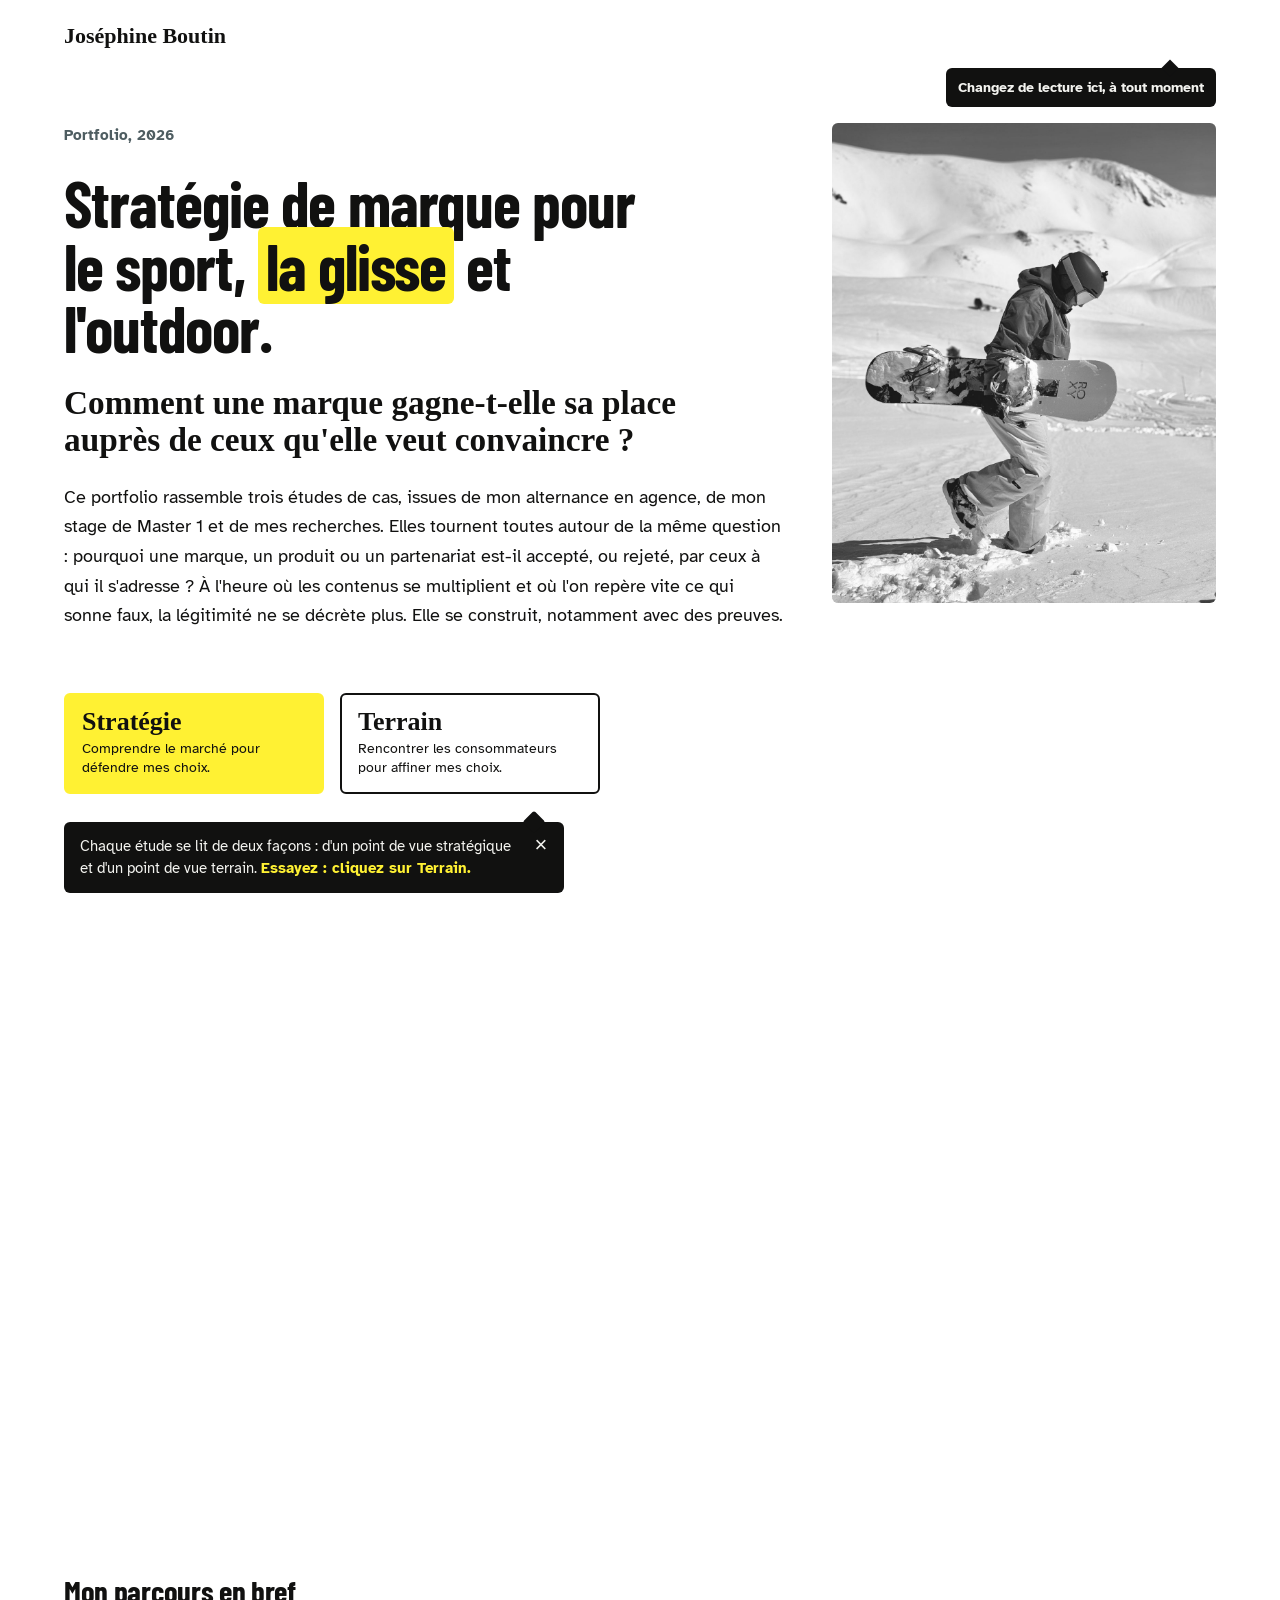
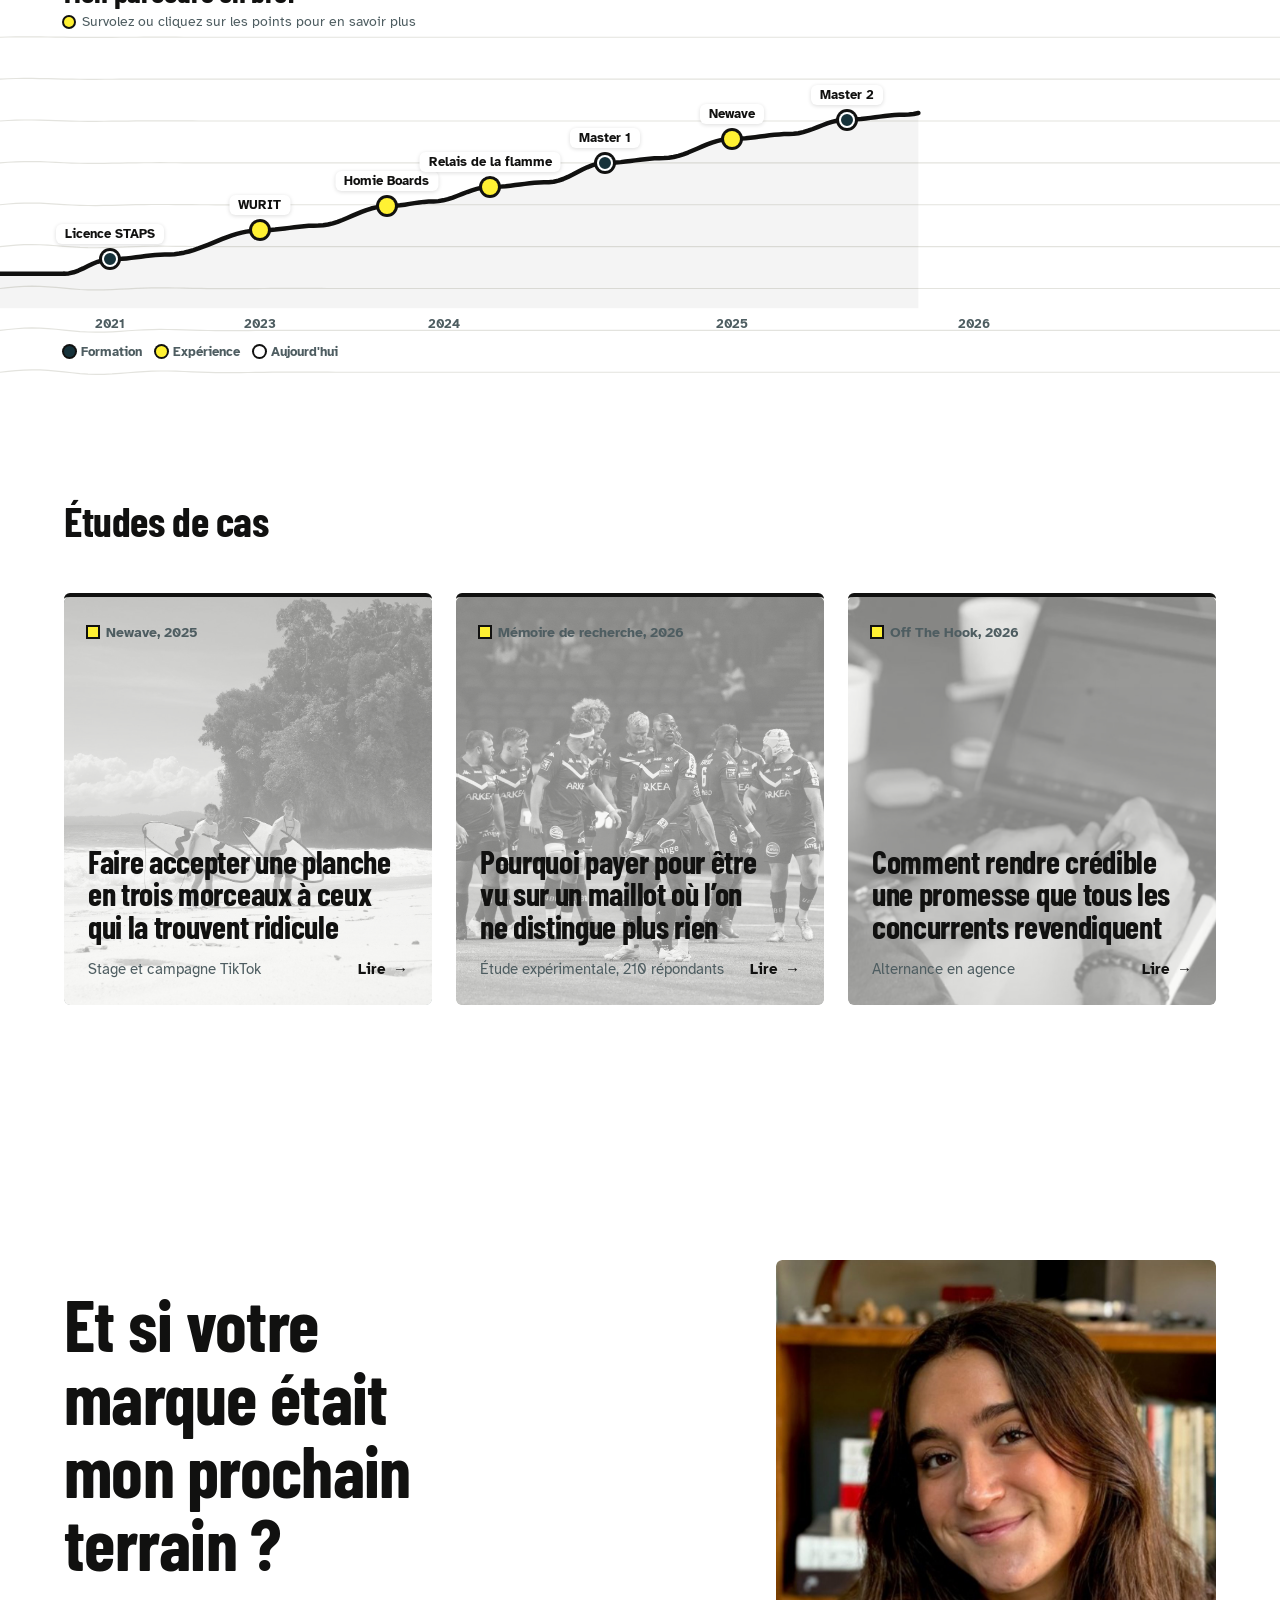
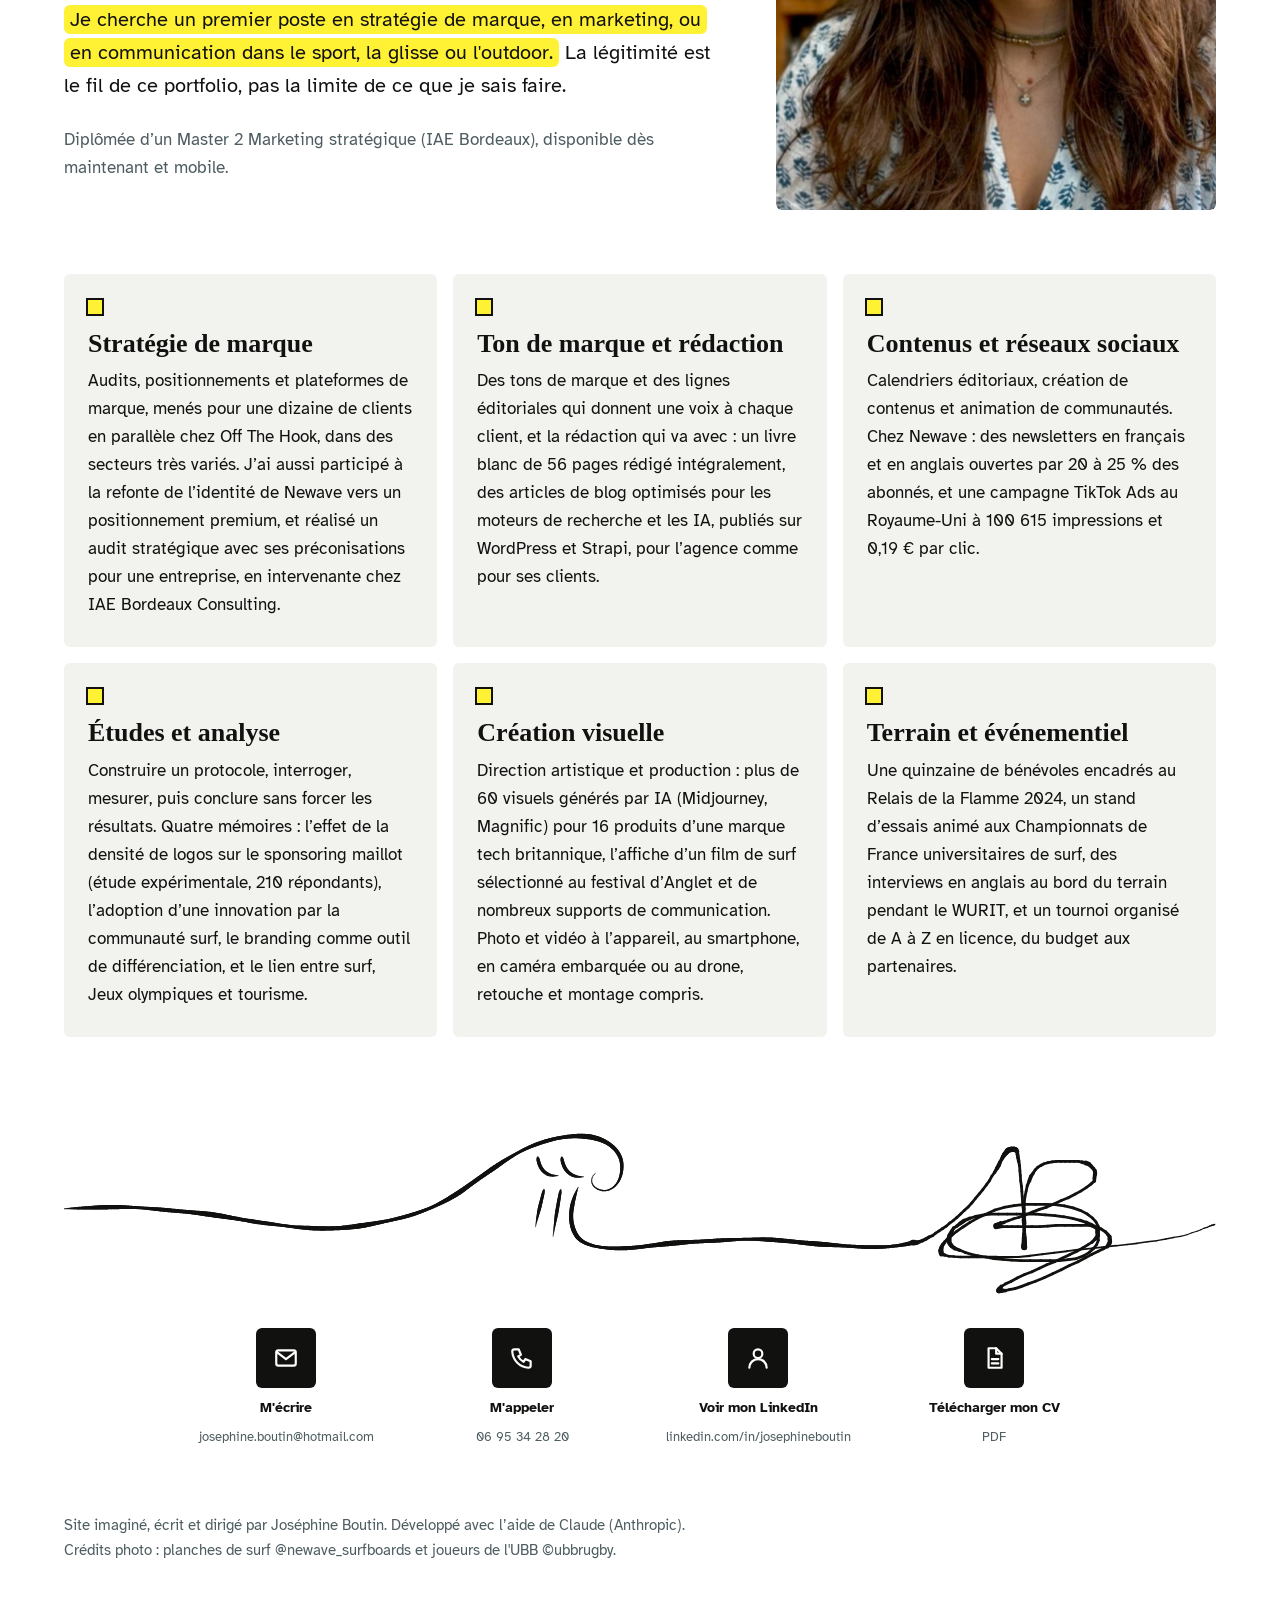
<file: index.html>
<!doctype html>
<html lang="fr" class="pro">
<head>
<meta charset="utf-8">
<meta name="viewport" content="width=device-width, initial-scale=1, viewport-fit=cover">
<meta name="robots" content="noindex, nofollow">
<meta name="description" content="Portfolio de Joséphine Boutin, stratégie de marque pour le sport, la glisse et l'outdoor.">
<title>Joséphine Boutin, portfolio</title>
<link rel="icon" href="images/favicon.ico" sizes="any">
<link rel="icon" type="image/png" sizes="32x32" href="images/favicon-32.png">
<link rel="icon" type="image/png" sizes="192x192" href="images/favicon-192.png">
<link rel="apple-touch-icon" href="images/apple-touch-icon.png">
<meta name="theme-color" content="#111110">
<meta property="og:type" content="website">
<meta property="og:locale" content="fr_FR">
<meta property="og:site_name" content="Joséphine Boutin, portfolio">
<meta property="og:title" content="Joséphine Boutin, portfolio">
<meta property="og:description" content="Portfolio de Joséphine Boutin, stratégie de marque pour le sport, la glisse et l'outdoor.">
<meta property="og:image" content="https://josephineboutin.github.io/portfolio/images/partage.jpg">
<meta property="og:image:width" content="1200">
<meta property="og:image:height" content="630">
<meta property="og:image:alt" content="Joséphine Boutin, stratégie de marque pour le sport, la glisse et l'outdoor">
<meta name="twitter:card" content="summary_large_image">
<link rel="stylesheet" href="https://api.fontshare.com/v2/css?f[]=zodiak@1&display=swap">
<link rel="preconnect" href="https://fonts.googleapis.com">
<link rel="preconnect" href="https://fonts.gstatic.com" crossorigin>
<link rel="stylesheet" href="https://fonts.googleapis.com/css2?family=Barlow+Condensed:wght@500;600;700&family=Atkinson+Hyperlegible:ital,wght@0,400;0,700;1,400&display=swap">
<link rel="stylesheet" href="assets/site.css">
</head>
<body>
<header class="bar">
  <div class="wrap">
    <a class="brand" href="#top">Joséphine Boutin</a>
    <div class="toggle away" id="mini-toggle" role="group" aria-label="Choisir la lecture">
      <span class="knob" aria-hidden="true"></span>
      <button type="button" data-mode="strategie" aria-pressed="true">Stratégie</button>
      <button type="button" data-mode="terrain" aria-pressed="false">Terrain</button>
    </div>
  </div>
  <span class="progress" aria-hidden="true"></span>
</header>
<main id="top">
  <section class="hero stage">
    <div class="curve" id="curve-home" data-curve="home" role="img" aria-label="Mon parcours, de la licence STAPS à aujourd'hui"></div>
    <div class="pin-run" id="pin-run">
    <div class="wrap stage-text">
      <figure class="hero-ph" id="hero-ph" aria-hidden="true"><img src="images/accueil-1.jpg" alt="" data-k="1" class=on><img src="images/accueil-2.jpg" alt="" data-k="2"><img src="images/accueil-3.jpg" alt="" data-k="3"><img src="images/accueil-4.jpg" alt="" data-k="4"><canvas class="hero-sig"></canvas></figure>
      <span class="pro-kicker only-pro">Portfolio, 2026</span>
      <p class="pro-pos only-pro">Stratégie de marque pour le sport, <em>la glisse</em> et l'outdoor.</p>
      <div class="hero-mob" id="hero-mob" aria-hidden="true"><figure><img src="images/accueil-1.jpg" alt="" data-k="1" class=on><img src="images/accueil-2.jpg" alt="" data-k="2"><img src="images/accueil-3.jpg" alt="" data-k="3"><img src="images/accueil-4.jpg" alt="" data-k="4"></figure><canvas class="hero-sig"></canvas></div>
      <h1 class="disp">Comment une marque gagne-t-elle sa place auprès de ceux qu'elle veut convaincre ?</h1>
      <div class="duo">
        <p class="v intro" data-v="strategie">Ce portfolio rassemble trois études de cas, issues de mon alternance en agence, de mon stage de Master 1 et de mes recherches. Elles tournent toutes autour de la même question : pourquoi une marque, un produit ou un partenariat est-il accepté, ou rejeté, par ceux à qui il s'adresse ? À l'heure où les contenus se multiplient et où l'on repère vite ce qui sonne faux, la légitimité ne se décrète plus. Elle se construit, notamment avec des preuves.</p>
        <p class="v intro" data-v="terrain">Je surfe depuis l'âge de 13 ans, je fais du snowboard depuis six ans et j'ai joué au badminton en compétition dès 2017. En licence STAPS, j'ai étudié le sport sous tous ses angles : sociologie, histoire, physiologie, biomécanique, psychologie, économie, droit, communication. Mais mon regard de pratiquante ne suffit pas. Dans chacune des études de ce portfolio, je suis allée chercher celui des autres : des surfeurs, des supporters, et plus de 200 personnes à travers un questionnaire.</p>
      </div>
      <div class="chooser" role="group" aria-label="Choisir la lecture" id="chooser">
        <button type="button" class="choice" data-mode="strategie" aria-pressed="true"><b>Stratégie</b><span>Comprendre le marché pour défendre mes choix.</span></button>
        <button type="button" class="choice" data-mode="terrain" aria-pressed="false"><b>Terrain</b><span>Rencontrer les consommateurs pour affiner mes choix.</span></button>
      </div>
      <div class="hint" id="hint" role="status" aria-live="polite" hidden></div>
    </div>
    <div class="pin-space" aria-hidden="true"></div>
    </div>
    <div class="stage-foot">
      <div class="wrap lanes" id="lanes" role="group" aria-label="Mon parcours côté terrain : les sports pratiqués depuis l'enfance">
        <h2 class="titre lanes-title">Mon parcours sportif en bref<span class="curve-hint" aria-hidden="true"><i></i><span class="h-d">Survolez ou cliquez sur les points pour en savoir plus</span><span class="h-m">Touchez les points pour en savoir plus</span></span></h2>
        <div class="lanes-plot">
          <div class="lanes-band" style="--a:73.91%;--b:87.44%" aria-hidden="false"></div><button type="button" class="lp lp-band" style="--x:80.68%" data-i="0" data-when="2021 - 2024" data-title="Licence STAPS" data-text="Trois ans à essayer une quinzaine de sports, enseignés par des passionnés : athlétisme, natation, escalade, volley, golf, boxe, MMA, gymnastique, hip-hop, yoga… J'ai même continué en Master, avec l'option sport : snowboard et volley." aria-label="Licence STAPS, 2021 - 2024" aria-expanded="false"><span class="lp-label" aria-hidden="true">Licence STAPS</span></button>
        <div class="lane live" style="--a:2.9%;--b:100%;--d:0ms">
          <span class="lane-line" aria-hidden="true"></span>
          <span class="lane-cap" aria-hidden="true"><b>Ski</b> depuis 2007</span>
          
        </div>
        <div class="lane" style="--a:12.56%;--b:60.87%;--d:120ms">
          <span class="lane-line" aria-hidden="true"></span>
          <span class="lane-cap" aria-hidden="true"><b>Équitation</b> 2009 - 2019</span>
          
        </div>
        <div class="lane live" style="--a:46.38%;--b:100%;--d:240ms">
          <span class="lane-line" aria-hidden="true"></span>
          <span class="lane-cap" aria-hidden="true"><b>Surf</b> depuis 2016</span>
          <button type="button" class="lp" style="--x:48.79%" data-i="1" data-when="2016" data-title="Lacanau" data-text="Mon père est un mordu de surf, et c'est lui qui m'a mise à l'eau, au milieu de sa collection de planches. J'ai appris sur un malibu immense, en lycra ou dans une combinaison bien trop grande selon la saison. Les débuts n'ont pas toujours été faciles, mais je n'ai pas lâché. Une combinaison et une planche à ma taille plus tard, je surfe dès que j’en ai l’occasion." aria-label="Lacanau, 2016" aria-expanded="false"><span class="lp-label" aria-hidden="true">Lacanau</span></button><button type="button" class="lp" style="--x:87.92%" data-i="2" data-when="2024" data-title="Lacanau Pro" data-text="Une compétition que j'ai toujours suivie : mes grands-parents vivent à Lacanau et mon père a fait partie du comité d'organisation de 1989 à 2000. En 2024, c'était à mon tour d'y prendre part, comme bénévole au merchandising." aria-label="Lacanau Pro, 2024" aria-expanded="false"><span class="lp-label" aria-hidden="true">Lacanau Pro</span></button><button type="button" class="lp end" style="--x:97%" data-i="3" data-when="2026" data-title="Le Maroc" data-text="Pour fêter la fin de mes études, je suis partie en surfcamp à Tamraght, au Maroc, en septembre 2026, avec une seule idée en tête : surfer tous les jours." aria-label="Le Maroc, 2026" aria-expanded="false"><span class="lp-label" aria-hidden="true">Le Maroc</span></button>
        </div>
        <div class="lane live" style="--a:46.38%;--b:100%;--d:360ms">
          <span class="lane-line" aria-hidden="true"></span>
          <span class="lane-cap" aria-hidden="true"><b>Badminton</b> depuis 2016</span>
          <button type="button" class="lp" style="--x:67.15%" data-i="4" data-when="2020" data-title="3e de Gironde" data-text="J'ai découvert le badminton à l'UNSS, avant de m'inscrire en club en 4e. Je me suis vite lancée dans les compétitions, et en 2020, je suis montée sur la troisième marche du podium de Gironde en double dames." aria-label="3e de Gironde, 2020" aria-expanded="false"><span class="lp-label" aria-hidden="true">3e de Gironde</span></button><button type="button" class="lp" style="--x:86.47%" data-i="5" data-when="2024" data-title="Championne académique" data-text="Quatre ans plus tard, c'est avec mon équipe que j'ai remporté le titre de championne académique universitaire. Et je n'ai jamais arrêté de jouer." aria-label="Championne académique, 2024" aria-expanded="false"><span class="lp-label" aria-hidden="true">Championne académique</span></button>
        </div>
        <div class="lane live late" style="--a:65.7%;--b:100%;--d:480ms">
          <span class="lane-line" aria-hidden="true"></span>
          <span class="lane-cap" aria-hidden="true"><b>Snowboard</b> depuis 2020</span>
          <button type="button" class="lp" style="--x:66.18%" data-i="6" data-when="2020" data-title="Redevenir débutante" data-text="Des Piou-Piou à la 3e étoile, puis des années de ski en autonomie : la montagne, je la connaissais bien. Alors le snowboard m'a tentée. J'ai appris sans moniteur, entourée d'amis, et redevenir débutante là où je me sentais chez moi a été un vrai défi. Les progrès sont venus vite. Aujourd'hui, c'est en freeride que je m'évade le plus." aria-label="Redevenir débutante, 2020" aria-expanded="false"><span class="lp-label" aria-hidden="true">Redevenir débutante</span></button>
        </div>
          <div class="lanes-axis" aria-hidden="true"><span class="lt" style="--x:7.73%">2008</span><span class="lt mob-hide" style="--x:27.05%">2012</span><span class="lt" style="--x:46.38%">2016</span><span class="lt mob-hide" style="--x:65.7%">2020</span><span class="lt" style="--x:85.02%">2024</span><span class="lt now" style="--x:100%">Aujourd'hui</span></div>
        </div>
      </div>
    </div>
  </section>

  <section class="wrap projects" aria-labelledby="h-projets">
    <h2 class="titre" id="h-projets">Études de cas</h2>
    <div class="cards">
      <a class="card" href="etude-newave.html">
        <span class="ph ph-a" aria-hidden="true"><img src="images/carte-newave.jpg" alt="" loading="lazy" onerror="this.remove()"></span>
        <span class="pill">Newave, 2025</span>
        <span class="card-body">
          <h3 class="titre">Faire accepter une planche en trois morceaux à ceux qui la trouvent ridicule</h3>
          <span class="meta"><span class="soon">Stage et campagne TikTok</span><span class="go">Lire <i>→</i></span></span>
        </span>
      </a>
      <a class="card" href="etude-maillot.html">
        <span class="ph ph-b" aria-hidden="true"><img src="images/carte-maillot.jpg" alt="" loading="lazy" onerror="this.remove()"></span>
        <span class="pill">Mémoire de recherche, 2026</span>
        <span class="card-body">
          <h3 class="titre">Pourquoi payer pour être vu sur un maillot où l’on ne distingue plus rien</h3>
          <span class="meta"><span class="soon">Étude expérimentale, 210 répondants</span><span class="go">Lire <i>→</i></span></span>
        </span>
      </a>
      <a class="card" href="etude-expertise.html">
        <span class="ph ph-c" aria-hidden="true"><img src="images/carte-agence.jpg" alt="" loading="lazy" onerror="this.remove()"></span>
        <span class="pill">Off The Hook, 2026</span>
        <span class="card-body">
          <h3 class="titre">Comment rendre crédible une promesse que tous les concurrents revendiquent</h3>
          <span class="meta"><span class="soon">Alternance en agence</span><span class="go">Lire <i>→</i></span></span>
        </span>
      </a>
    </div>
  </section>

  <footer class="wrap end" aria-labelledby="t-end">
    <div class="end-head">
      <div class="end-txt">
    <h2 class="titre" id="t-end">Et si votre marque était mon prochain terrain ?</h2>
    <p class="lead"><span class="hl hl-lead">Je cherche un premier poste en stratégie de marque, en marketing, ou en communication dans le sport, la glisse ou l'outdoor.</span> La légitimité est le fil de ce portfolio, pas la limite de ce que je sais faire.</p>
    <p class="lead-sub">Diplômée d’un Master 2 Marketing stratégique (IAE Bordeaux), disponible dès maintenant et mobile.</p>
      </div>
      <figure class="portrait"><img src="images/portrait-josephine.jpg" alt="Portrait de Joséphine Boutin" width="1200" height="1500"></figure>
    </div>
    <div class="proofs">
      <div class="proof"><b>Stratégie de marque</b><p>Audits, positionnements et plateformes de marque, menés pour une dizaine de clients en parallèle chez Off The Hook, dans des secteurs très variés. J’ai aussi participé à la refonte de l’identité de Newave vers un positionnement premium, et réalisé un audit stratégique avec ses préconisations pour une entreprise, en intervenante chez IAE Bordeaux Consulting.</p></div>
      <div class="proof"><b>Ton de marque et rédaction</b><p>Des tons de marque et des lignes éditoriales qui donnent une voix à chaque client, et la rédaction qui va avec : un livre blanc de 56 pages rédigé intégralement, des articles de blog optimisés pour les moteurs de recherche et les IA, publiés sur WordPress et Strapi, pour l’agence comme pour ses clients.</p></div>
      <div class="proof"><b>Contenus et réseaux sociaux</b><p>Calendriers éditoriaux, création de contenus et animation de communautés. Chez Newave : des newsletters en français et en anglais ouvertes par 20 à 25 % des abonnés, et une campagne TikTok Ads au Royaume-Uni à 100 615 impressions et 0,19 € par clic.</p></div>
      <div class="proof"><b>Études et analyse</b><p>Construire un protocole, interroger, mesurer, puis conclure sans forcer les résultats. Quatre mémoires : l’effet de la densité de logos sur le sponsoring maillot (étude expérimentale, 210 répondants), l’adoption d’une innovation par la communauté surf, le branding comme outil de différenciation, et le lien entre surf, Jeux olympiques et tourisme.</p></div>
      <div class="proof"><b>Création visuelle</b><p>Direction artistique et production : plus de 60 visuels générés par IA (Midjourney, Magnific) pour 16 produits d’une marque tech britannique, l’affiche d’un film de surf sélectionné au festival d’Anglet et de nombreux supports de communication. Photo et vidéo à l’appareil, au smartphone, en caméra embarquée ou au drone, retouche et montage compris.</p></div>
      <div class="proof"><b>Terrain et événementiel</b><p>Une quinzaine de bénévoles encadrés au Relais de la Flamme 2024, un stand d’essais animé aux Championnats de France universitaires de surf, des interviews en anglais au bord du terrain pendant le WURIT, et un tournoi organisé de A à Z en licence, du budget aux partenaires.</p></div>
    </div>
    <canvas class="sign" id="sign" aria-label="Ma signature : une ligne qui devient vague, puis mes initiales"></canvas>
    <div class="contact">
      <a class="c-mail" href="mailto:josephine.boutin@hotmail.com"><span class="ic"><svg viewBox="0 0 24 24" aria-hidden="true"><rect x="3" y="5" width="18" height="14" rx="2"></rect><path d="M3.5 6.5 12 13l8.5-6.5"></path></svg></span>M'écrire<small>josephine.boutin@hotmail.com</small></a>
      <a class="c-tel" href="tel:+33695342820"><span class="ic"><svg viewBox="0 0 24 24" aria-hidden="true"><path d="M5 4h4l2 5-2.5 1.5a11 11 0 0 0 5 5L15 13l5 2v4a2 2 0 0 1-2 2A16 16 0 0 1 3 6a2 2 0 0 1 2-2"></path></svg></span>M'appeler<small>06 95 34 28 20</small></a>
      <a class="c-in" href="https://www.linkedin.com/in/josephineboutin/" target="_blank" rel="noopener"><span class="ic"><svg viewBox="0 0 24 24" aria-hidden="true"><circle cx="12" cy="8" r="4"></circle><path d="M4 21a8 8 0 0 1 16 0"></path></svg></span>Voir mon LinkedIn<small>linkedin.com/in/josephineboutin</small></a>
      <a class="c-cv" href="cv-josephine-boutin.pdf" target="_blank" rel="noopener"><span class="ic"><svg viewBox="0 0 24 24" aria-hidden="true"><path d="M7 3h7l5 5v13H7z"></path><path d="M14 3v5h5"></path><path d="M10 13h6M10 17h6"></path></svg></span>Télécharger mon CV<small>PDF</small></a>
    </div>
  </footer>
  <p class="wrap proto">Site imaginé, écrit et dirigé par Joséphine Boutin. Développé avec l’aide de Claude (Anthropic).<br>Crédits photo : planches de surf @newave_surfboards et joueurs de l'UBB ©ubbrugby.</p>
</main>
<canvas id="wake" aria-hidden="true"></canvas>
<canvas id="wipe" aria-hidden="true"></canvas>
<div class="cursor" aria-hidden="true"></div>
<script src="assets/site.js"></script>
</body>
</html>
</file>
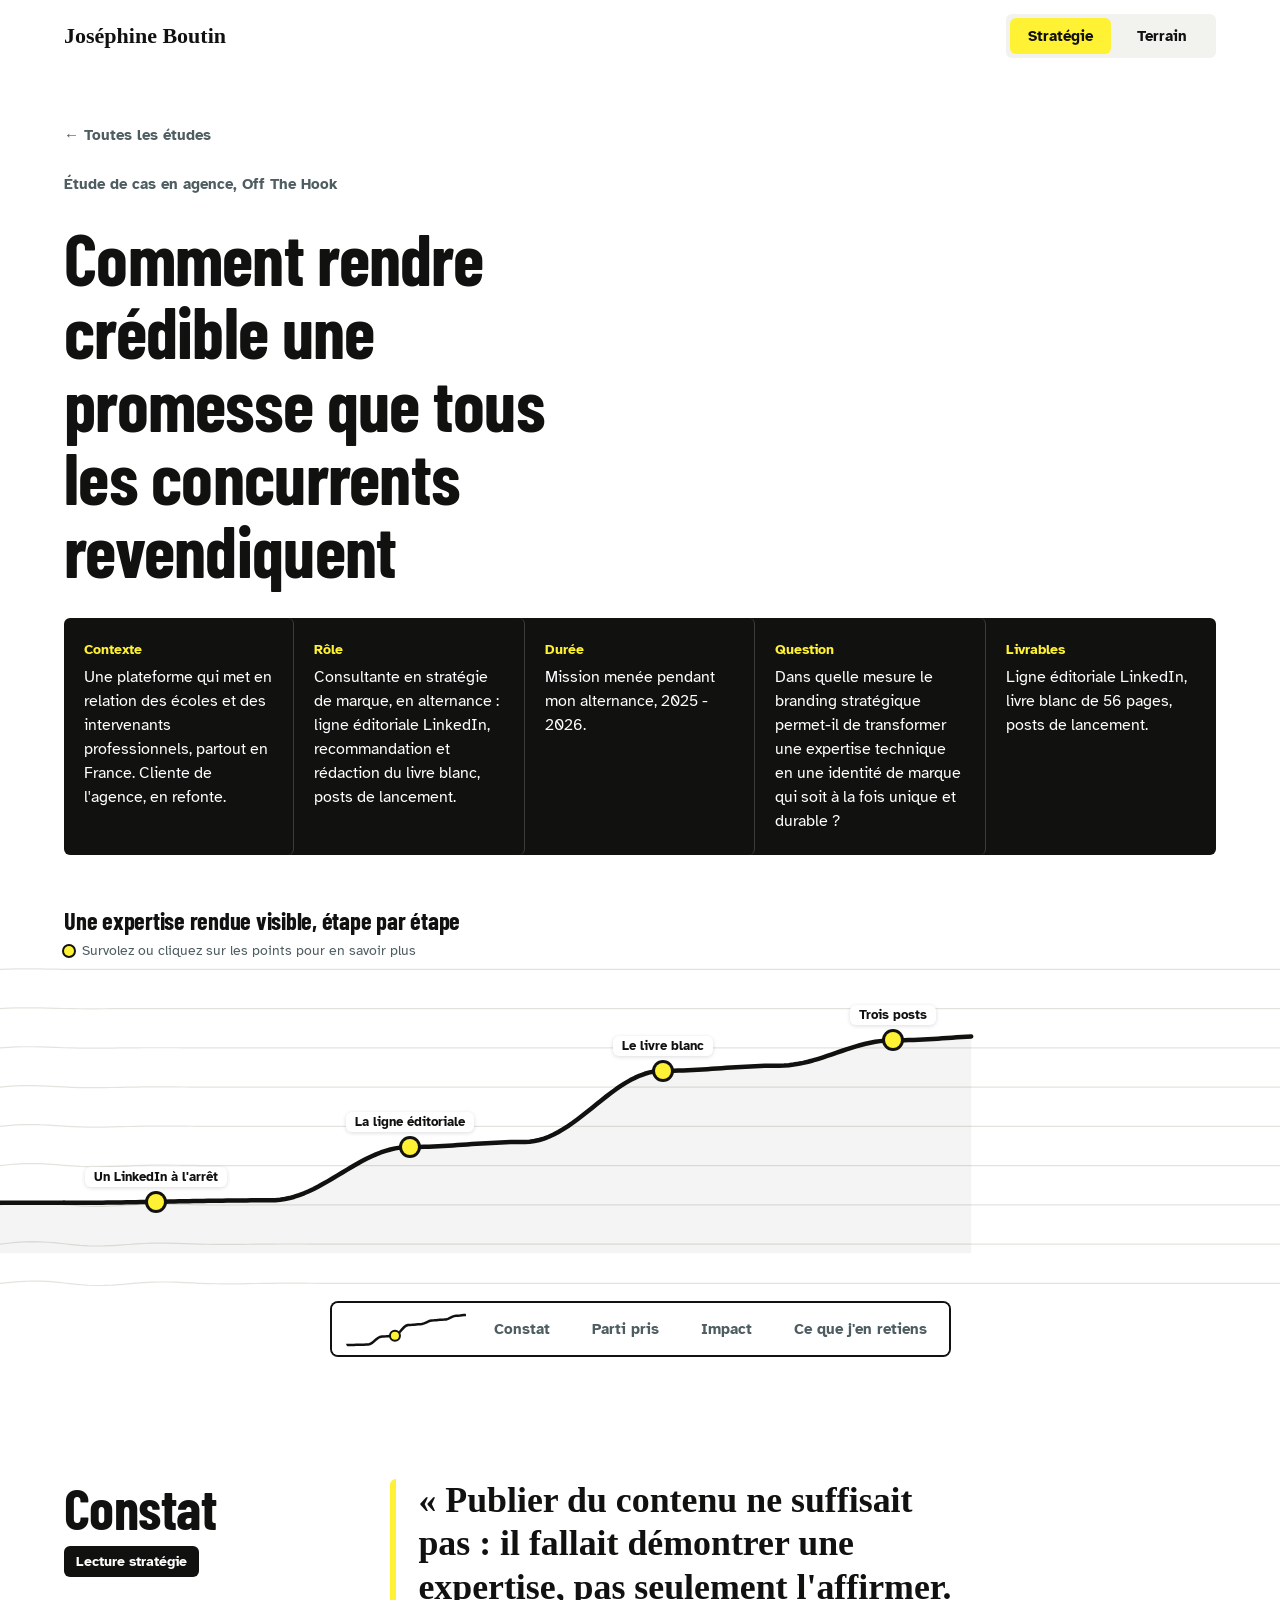
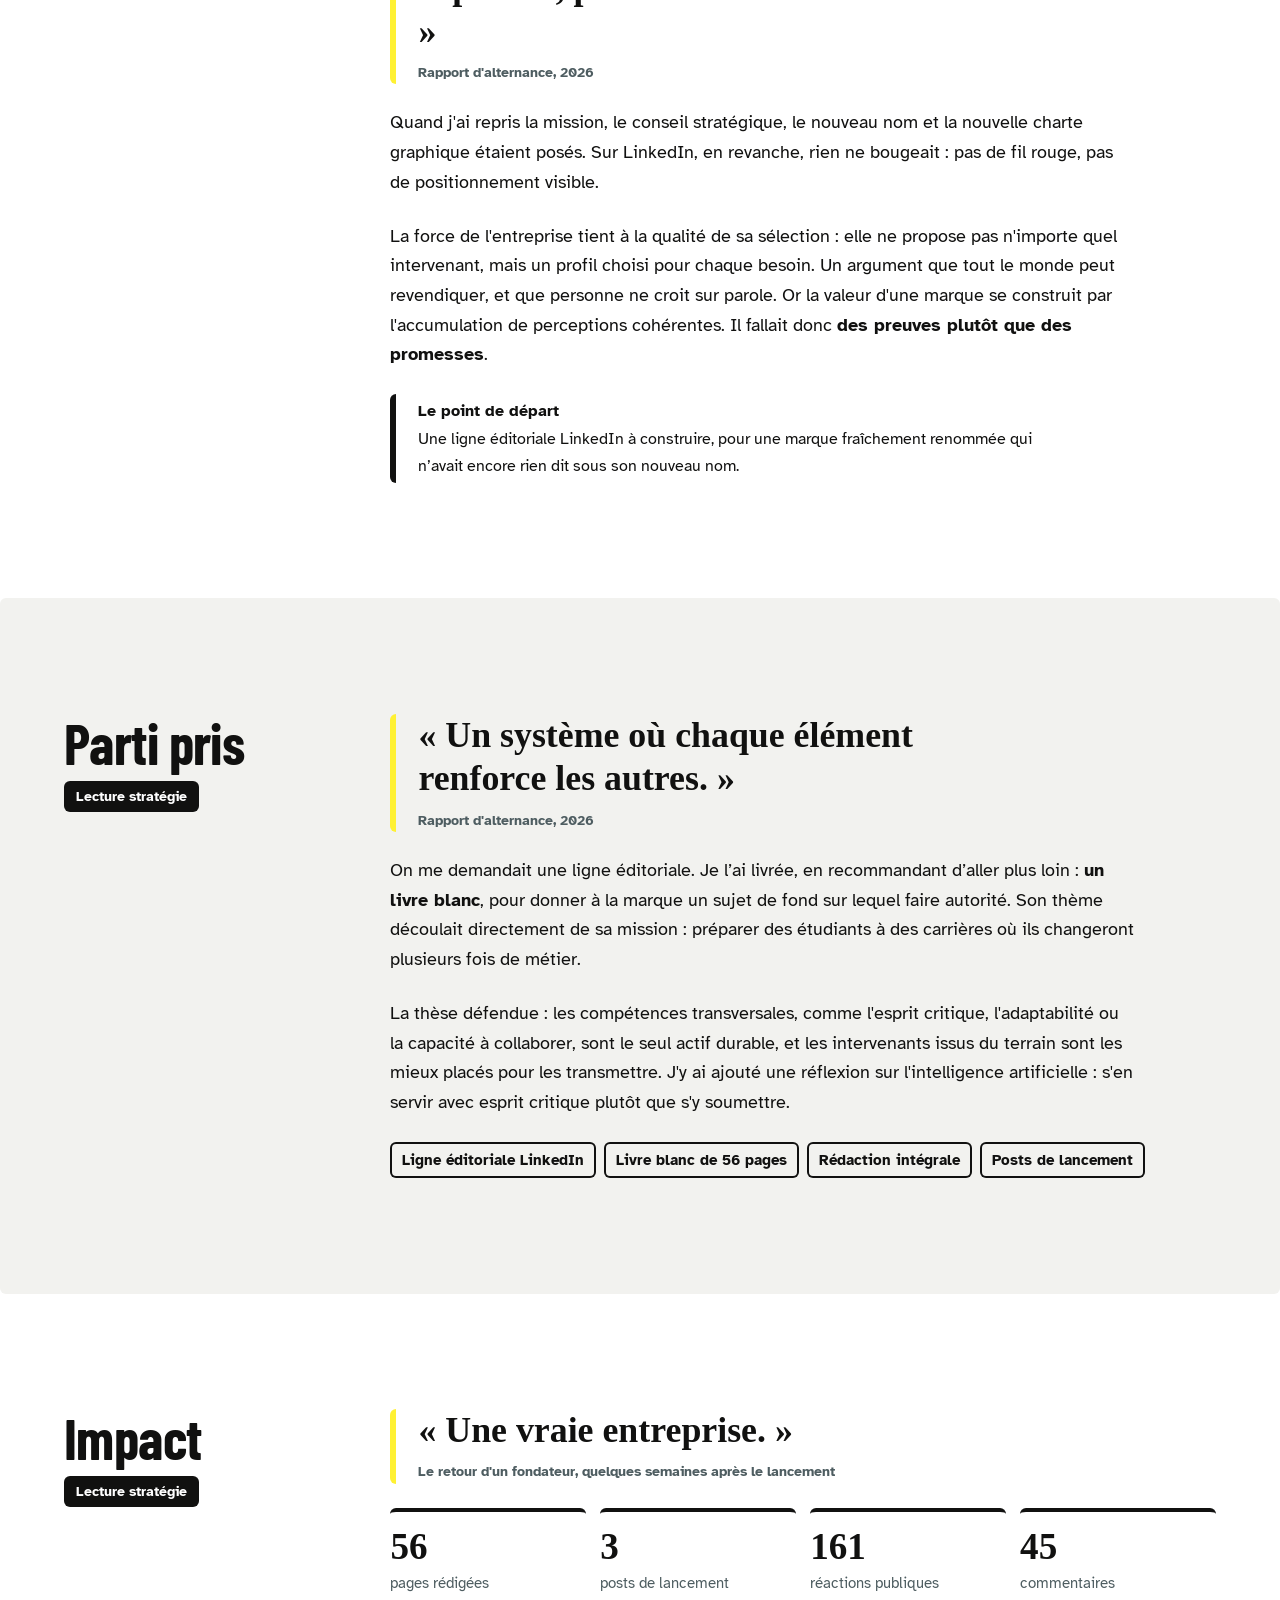
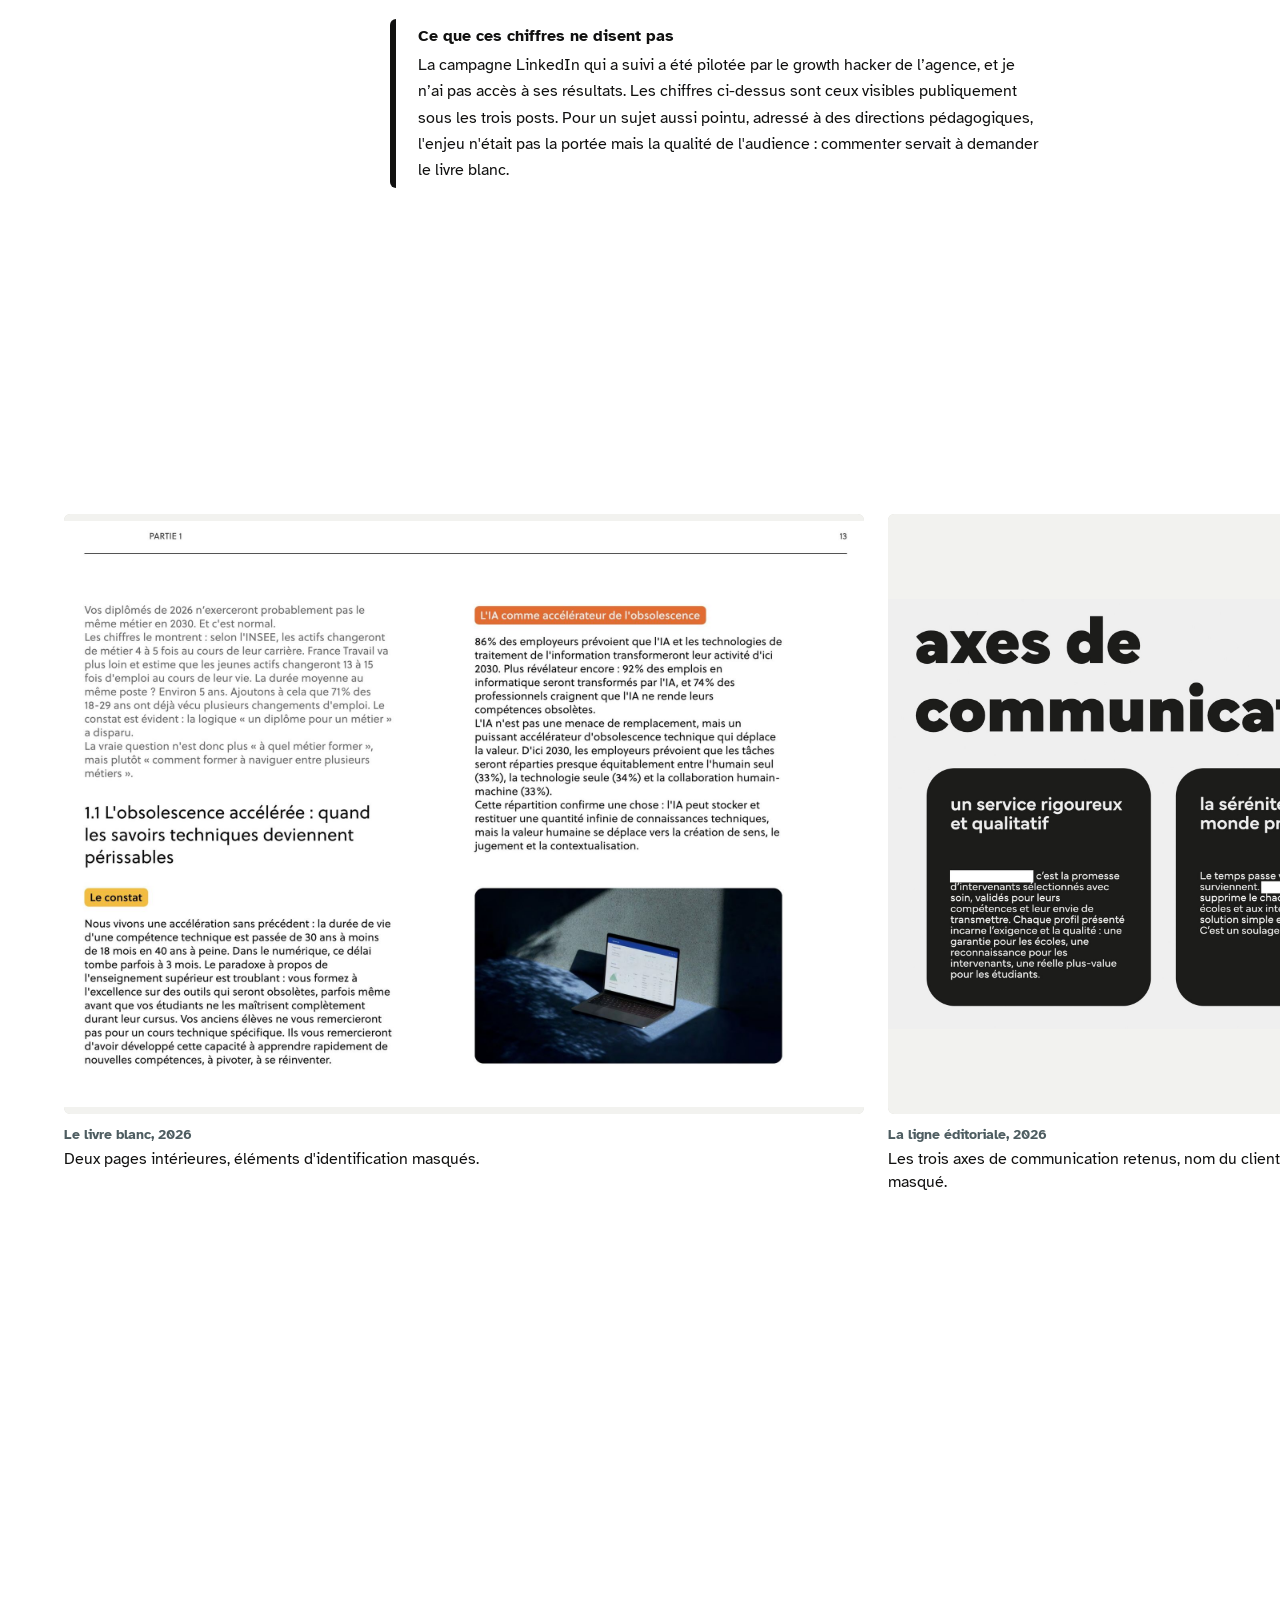
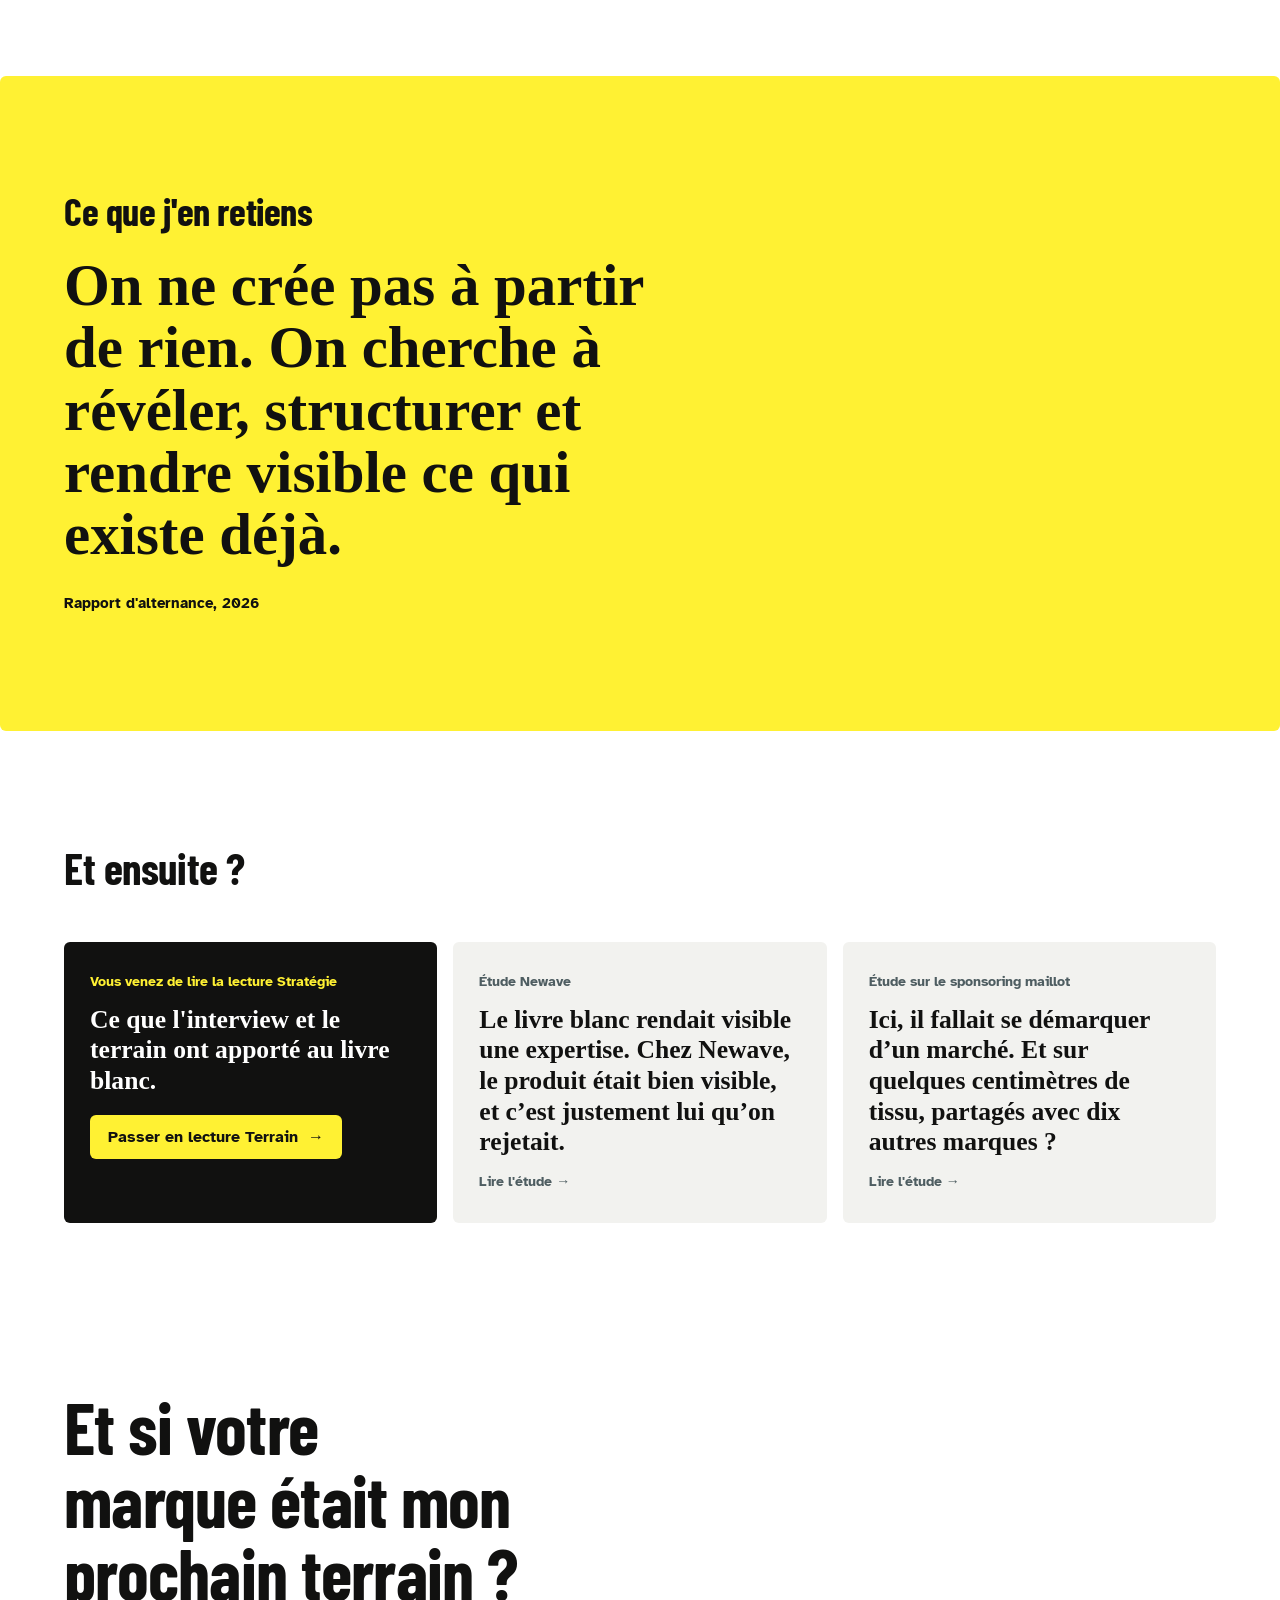
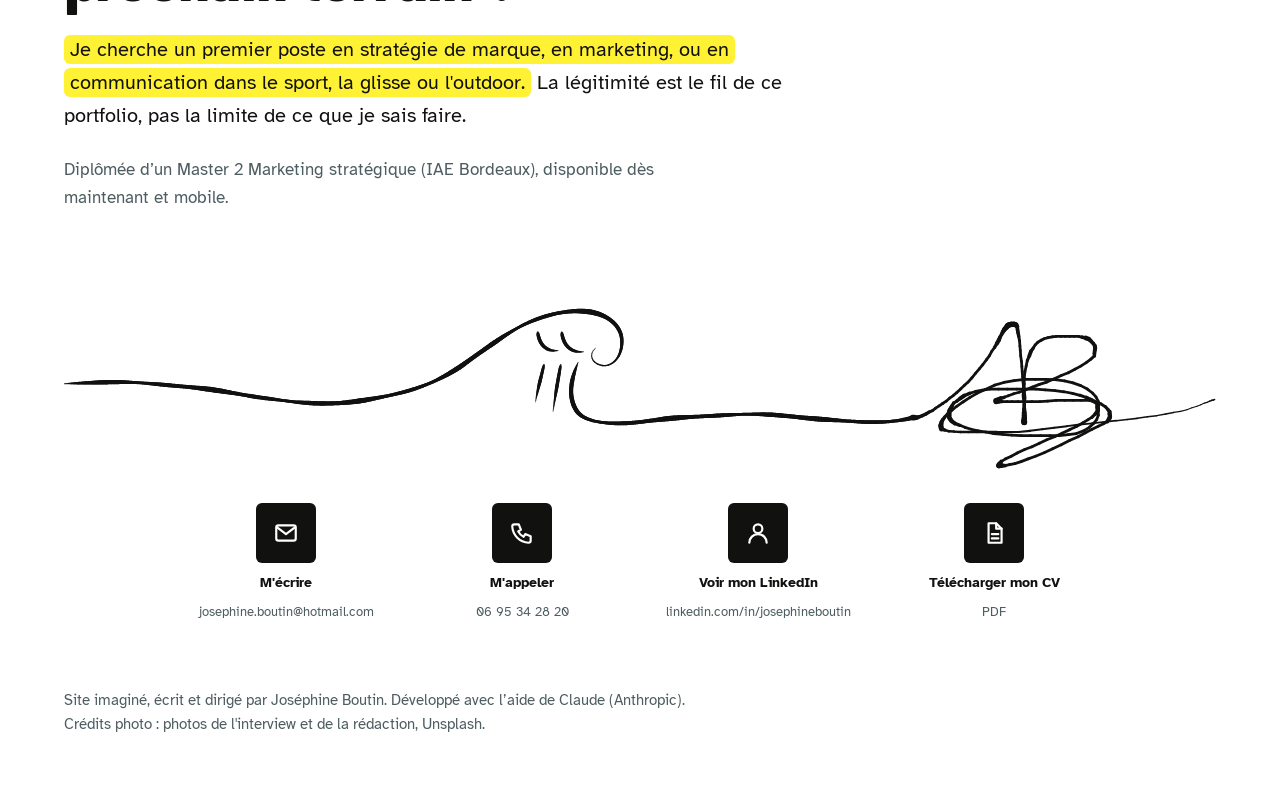
<file: etude-expertise.html>
<!doctype html>
<html lang="fr" class="pro">
<head>
<meta charset="utf-8">
<meta name="viewport" content="width=device-width, initial-scale=1, viewport-fit=cover">
<meta name="robots" content="noindex, nofollow">
<meta name="description" content="Une ligne éditoriale et un livre blanc pour faire reconnaître une expertise B2B.">
<title>Prouver une expertise, étude de cas</title>
<link rel="icon" href="images/favicon.ico" sizes="any">
<link rel="icon" type="image/png" sizes="32x32" href="images/favicon-32.png">
<link rel="icon" type="image/png" sizes="192x192" href="images/favicon-192.png">
<link rel="apple-touch-icon" href="images/apple-touch-icon.png">
<meta name="theme-color" content="#111110">
<meta property="og:type" content="website">
<meta property="og:locale" content="fr_FR">
<meta property="og:site_name" content="Joséphine Boutin, portfolio">
<meta property="og:title" content="Prouver une expertise, étude de cas">
<meta property="og:description" content="Une ligne éditoriale et un livre blanc pour faire reconnaître une expertise B2B.">
<meta property="og:image" content="https://josephineboutin.github.io/portfolio/images/partage.jpg">
<meta property="og:image:width" content="1200">
<meta property="og:image:height" content="630">
<meta property="og:image:alt" content="Joséphine Boutin, stratégie de marque pour le sport, la glisse et l'outdoor">
<meta name="twitter:card" content="summary_large_image">
<link rel="stylesheet" href="https://api.fontshare.com/v2/css?f[]=zodiak@1&display=swap">
<link rel="preconnect" href="https://fonts.googleapis.com">
<link rel="preconnect" href="https://fonts.gstatic.com" crossorigin>
<link rel="stylesheet" href="https://fonts.googleapis.com/css2?family=Barlow+Condensed:wght@500;600;700&family=Atkinson+Hyperlegible:ital,wght@0,400;0,700;1,400&display=swap">
<link rel="stylesheet" href="assets/site.css">
</head>
<body>
<header class="bar">
  <div class="wrap">
    <a class="brand" href="index.html">Joséphine Boutin</a>
    <div class="toggle" id="mini-toggle" role="group" aria-label="Choisir la lecture">
      <span class="knob" aria-hidden="true"></span>
      <button type="button" data-mode="strategie" aria-pressed="true">Stratégie</button>
      <button type="button" data-mode="terrain" aria-pressed="false">Terrain</button>
    </div>
  </div>
  <span class="progress" aria-hidden="true"></span>
</header>
<main id="top">
  <article id="etude">
    <div class="case-stage stage">
      <div class="curve" id="curve-expertise" data-curve="expertise" role="img" aria-label="Les étapes de la mission, d'une page LinkedIn à l'arrêt au lancement du livre blanc"></div>
      <div class="wrap stage-text">
        <a class="back" href="index.html">← Toutes les études</a>
        <span class="lbl">Étude de cas en agence, Off The Hook</span>
        <h1 class="titre">Comment rendre crédible une promesse que tous les concurrents revendiquent</h1>
        <dl class="facts">
          <div><dt>Contexte</dt><dd>Une plateforme qui met en relation des écoles et des intervenants professionnels, partout en France. Cliente de l'agence, en refonte.</dd></div>
          <div><dt>Rôle</dt><dd>Consultante en stratégie de marque, en alternance : ligne éditoriale LinkedIn, recommandation et rédaction du livre blanc, posts de lancement.</dd></div>
          <div><dt>Durée</dt><dd>Mission menée pendant mon alternance, 2025 - 2026.</dd></div>
          <div><dt>Question</dt><dd>Dans quelle mesure le branding stratégique permet-il de transformer une expertise technique en une identité de marque qui soit à la fois unique et durable ?</dd></div>
          <div><dt>Livrables</dt><dd>Ligne éditoriale LinkedIn, livre blanc de 56 pages, posts de lancement.</dd></div>
        </dl>
      </div>
      <div class="stage-foot" aria-hidden="true"></div>
    </div>
    <nav class="chapbar" aria-label="Chapitres de l'étude" data-curve="expertise" data-u="0.08,0.3,0.52,0.72,0.92">
      <div class="wrap"><div class="inner">
        <canvas id="mini" aria-hidden="true"></canvas>
        <a href="#c1" data-chap="0">Constat</a>
        <a href="#c2" data-chap="1">Parti pris</a>
        <a href="#c3" data-chap="2">Impact</a>
        <a href="#c4" data-chap="3"><span class="lg">Ce que j'en retiens</span><span class="sh">À retenir</span></a>
      </div></div>
    </nav>
    <section class="chap" id="c1" aria-labelledby="t-c1">
      <div class="wrap">
        <div class="chap-head"><h3 class="titre" id="t-c1">Constat</h3><span class="chip" data-chip>Lecture stratégie</span></div>
        <div class="duo">
          <div class="v" data-v="strategie">
            <div class="cite"><blockquote>« Publier du contenu ne suffisait pas : il fallait démontrer une expertise, pas seulement l'affirmer. »</blockquote><cite>Rapport d'alternance, 2026</cite></div>
            <p>Quand j'ai repris la mission, le conseil stratégique, le nouveau nom et la nouvelle charte graphique étaient posés. Sur LinkedIn, en revanche, rien ne bougeait : pas de fil rouge, pas de positionnement visible.</p>
            <p>La force de l'entreprise tient à la qualité de sa sélection : elle ne propose pas n'importe quel intervenant, mais un profil choisi pour chaque besoin. Un argument que tout le monde peut revendiquer, et que personne ne croit sur parole. Or la valeur d'une marque se construit par l'accumulation de perceptions cohérentes. Il fallait donc <span class="hl">des preuves plutôt que des promesses</span>.</p>
            <p class="aside"><b>Le point de départ</b>Une ligne éditoriale LinkedIn à construire, pour une marque fraîchement renommée qui n’avait encore rien dit sous son nouveau nom.</p>
          </div>
          <div class="v" data-v="terrain">
            <div class="cite"><blockquote>« La vraie valeur d'une école ne se mesure plus uniquement au taux d'insertion à 6 mois, mais à la capacité de ses diplômés à se réinventer sur 30 ans. »</blockquote><cite>Livre blanc, 2026</cite></div>
            <p>J'ai assisté à l'interview stratégique. Les fondateurs y ont raconté leur métier : la sélection des intervenants, le lien avec les écoles, la gestion des dossiers au quotidien. Leur page LinkedIn, elle, n'en laissait rien paraître.</p>
            <p>En face, les écoles partagent les mêmes contraintes : des directions pédagogiques débordées, des programmes saturés, et des étudiants qui changeront plusieurs fois de métier au cours de leur carrière. C'est de ce terrain-là que devait partir la prise de parole.</p>
            <div class="spec" aria-label="Le quotidien des écoles"><span>Des programmes saturés</span><span>Des carrières qui changent</span><span>L'IA qui rebat les cartes</span></div>
          </div>
        </div>
      </div>
    </section>
    <section class="chap alt" id="c2" aria-labelledby="t-c2">
      <div class="wrap">
        <div class="chap-head"><h3 class="titre" id="t-c2">Parti pris</h3><span class="chip" data-chip>Lecture stratégie</span></div>
        <div class="duo">
          <div class="v" data-v="strategie">
            <div class="cite"><blockquote>« Un système où chaque élément renforce les autres. »</blockquote><cite>Rapport d'alternance, 2026</cite></div>
            <p>On me demandait une ligne éditoriale. Je l’ai livrée, en recommandant d’aller plus loin : <span class="hl">un livre blanc</span>, pour donner à la marque un sujet de fond sur lequel faire autorité. Son thème découlait directement de sa mission : préparer des étudiants à des carrières où ils changeront plusieurs fois de métier.</p>
            <p>La thèse défendue : les compétences transversales, comme l'esprit critique, l'adaptabilité ou la capacité à collaborer, sont le seul actif durable, et les intervenants issus du terrain sont les mieux placés pour les transmettre. J'y ai ajouté une réflexion sur l'intelligence artificielle : s'en servir avec esprit critique plutôt que s'y soumettre.</p>
            <div class="spec" aria-label="Les livrables"><span>Ligne éditoriale LinkedIn</span><span>Livre blanc de 56 pages</span><span>Rédaction intégrale</span><span>Posts de lancement</span></div>
          </div>
          <div class="v" data-v="terrain">
            <div class="cite"><blockquote>« Ils ne théorisent pas la gestion de projet : ils gèrent des projets. »</blockquote><cite>Livre blanc, 2026</cite></div>
            <p>Pour écrire 56 pages crédibles sur l'enseignement supérieur, je suis partie de ce que l'entreprise observe chaque jour : ses échanges avec les directions pédagogiques et les intervenants, ses réussites comme ses doutes. Le livre blanc ne parle pas à la place de son réseau, il le fait parler.</p>
            <p>Restait à le faire porter par les bonnes voix. J'ai rédigé les trois posts de lancement : un pour chacun des fondateurs, chacun dans son rôle, l'un tourné vers la vision et le réseau, l'autre vers le quotidien des écoles, et un pour la page de l'entreprise, plus direct, centré sur ce que le lecteur allait trouver.</p>
            <div class="spec" aria-label="Le lancement"><span>LinkedIn</span><span>Deux fondateurs, deux angles</span><span>Une page entreprise</span><span>Un appel à commenter</span></div>
          </div>
        </div>
      </div>
    </section>
    <section class="chap" id="c3" aria-labelledby="t-c3">
      <div class="wrap">
        <div class="chap-head"><h3 class="titre" id="t-c3">Impact</h3><span class="chip" data-chip>Lecture stratégie</span></div>
        <div class="duo">
          <div class="v" data-v="strategie">
            <div class="cite"><blockquote>« Une vraie entreprise. »</blockquote><cite>Le retour d'un fondateur, quelques semaines après le lancement</cite></div>
            <div class="kpis" aria-label="Résultats visibles">
              <div><b>56</b><span>pages rédigées</span></div>
              <div><b>3</b><span>posts de lancement</span></div>
              <div><b>161</b><span>réactions publiques</span></div>
              <div><b>45</b><span>commentaires</span></div>
            </div>
            <p class="aside"><b>Ce que ces chiffres ne disent pas</b>La campagne LinkedIn qui a suivi a été pilotée par le growth hacker de l’agence, et je n’ai pas accès à ses résultats. Les chiffres ci-dessus sont ceux visibles publiquement sous les trois posts. Pour un sujet aussi pointu, adressé à des directions pédagogiques, l'enjeu n'était pas la portée mais la qualité de l'audience : commenter servait à demander le livre blanc.</p>
          </div>
          <div class="v" data-v="terrain">
            <div class="cite"><blockquote>« C'est tout ce que j'avais dans ma tête et que je n'arrivais pas à verbaliser. »</blockquote><cite>Phrase souvent entendue à l'agence, à la présentation des livrables</cite></div>
            <p>Le livre blanc est devenu le socle d'une campagne LinkedIn menée par le growth hacker de l'agence, pour attirer à la fois des intervenants et des écoles. Sous les posts, les demandes se sont accumulées en commentaires, et les deux fondateurs ont trouvé chacun leur façon de prendre la parole.</p>
            <p class="aside"><b>Une limite</b>Le livre blanc s’appuie sur l’interview des fondateurs et sur des recherches documentaires. Je n’ai pas interrogé directement les écoles ni les intervenants : leur voix passe par le regard de l’entreprise.</p>
          </div>
        </div>
      </div>
    </section>
    <section class="band" id="band" aria-label="Visuels du projet">
      <div class="sticky">
        <div class="tracks">
          <div class="track-h v" data-v="strategie">
            <figure class="shot"><div class="img doc"><img src="images/agence-doc-livre-blanc.jpg" alt="" loading="lazy" onerror="this.parentNode.classList.add('missing');this.remove()"><span>Pages à fournir</span></div><figcaption><b>Le livre blanc, 2026</b>Deux pages intérieures, éléments d'identification masqués.</figcaption></figure>
            <figure class="shot"><div class="img doc"><img src="images/agence-doc-ligne-editoriale.jpg" alt="" loading="lazy" onerror="this.parentNode.classList.add('missing');this.remove()"><span>Page à fournir</span></div><figcaption><b>La ligne éditoriale, 2026</b>Les trois axes de communication retenus, nom du client masqué.</figcaption></figure>
          </div>
          <div class="track-h v" data-v="terrain">
            <figure class="shot"><div class="img ph-c"><img src="images/agence-terrain-interview.jpg" alt="" loading="lazy" onerror="this.parentNode.classList.add('missing');this.remove()"><span>Photo à fournir</span></div><figcaption><b>L'interview</b>Illustration. L'interview stratégique avec les fondateurs, à laquelle j'ai assisté, a servi de matière première au livre blanc.</figcaption></figure>
            <figure class="shot"><div class="img ph-a"><img src="images/agence-terrain-atelier.jpg" alt="" loading="lazy" onerror="this.parentNode.classList.add('missing');this.remove()"><span>Photo à fournir</span></div><figcaption><b>La rédaction</b>Illustration. 56 pages à écrire, à partir de l'interview et de recherches documentaires.</figcaption></figure>
          </div>
        </div>
      </div>
    </section>
    <section class="yellow" id="c4" aria-labelledby="t-c4">
      <div class="wrap reveal">
        <h3 class="titre retiens" id="t-c4">Ce que j'en retiens</h3>
        <p class="lesson">On ne crée pas à partir de rien. On cherche à révéler, structurer et rendre visible ce qui existe déjà.</p>
        <cite>Rapport d'alternance, 2026</cite>
      </div>
    </section>
    <section class="wrap next reveal" aria-labelledby="t-next">
      <h3 class="titre" id="t-next">Et ensuite&nbsp;?</h3>
      <div class="next-grid">
        <div class="next-tile next-switch duo">
          <div class="v" data-v="strategie">
            <span class="next-kicker">Vous venez de lire la lecture Stratégie</span>
            <p class="next-q">Ce que l'interview et le terrain ont apporté au livre blanc.</p>
            <button type="button" class="next-btn" data-mode="terrain" data-scroll="etude">Passer en lecture Terrain <i aria-hidden="true">→</i></button>
          </div>
          <div class="v" data-v="terrain">
            <span class="next-kicker">Vous venez de lire la lecture Terrain</span>
            <p class="next-q">La recommandation et les chiffres derrière cette mission.</p>
            <button type="button" class="next-btn" data-mode="strategie" data-scroll="etude">Passer en lecture Stratégie <i aria-hidden="true">→</i></button>
          </div>
        </div>
        <a class="next-tile next-case" href="etude-newave.html">
          <span class="next-kicker">Étude Newave</span>
          <p class="next-q">Le livre blanc rendait visible une expertise. Chez Newave, le produit était bien visible, et c’est justement lui qu’on rejetait.</p>
          <span class="next-soon">Lire l'étude →</span>
        </a>
        <a class="next-tile next-case" href="etude-maillot.html">
          <span class="next-kicker">Étude sur le sponsoring maillot</span>
          <p class="next-q">Ici, il fallait se démarquer d’un marché. Et sur quelques centimètres de tissu, partagés avec dix autres marques&nbsp;?</p>
          <span class="next-soon">Lire l'étude →</span>
        </a>
      </div>
    </section>
  </article>
  <footer class="wrap end short" aria-labelledby="t-end">
    <h2 class="titre" id="t-end">Et si votre marque était mon prochain terrain ?</h2>
    <p class="lead"><span class="hl hl-lead">Je cherche un premier poste en stratégie de marque, en marketing, ou en communication dans le sport, la glisse ou l'outdoor.</span> La légitimité est le fil de ce portfolio, pas la limite de ce que je sais faire.</p>
    <p class="lead-sub">Diplômée d’un Master 2 Marketing stratégique (IAE Bordeaux), disponible dès maintenant et mobile.</p>
    <canvas class="sign" id="sign" aria-label="Ma signature : une ligne qui devient vague, puis mes initiales"></canvas>
    <div class="contact">
      <a class="c-mail" href="mailto:josephine.boutin@hotmail.com"><span class="ic"><svg viewBox="0 0 24 24" aria-hidden="true"><rect x="3" y="5" width="18" height="14" rx="2"></rect><path d="M3.5 6.5 12 13l8.5-6.5"></path></svg></span>M'écrire<small>josephine.boutin@hotmail.com</small></a>
      <a class="c-tel" href="tel:+33695342820"><span class="ic"><svg viewBox="0 0 24 24" aria-hidden="true"><path d="M5 4h4l2 5-2.5 1.5a11 11 0 0 0 5 5L15 13l5 2v4a2 2 0 0 1-2 2A16 16 0 0 1 3 6a2 2 0 0 1 2-2"></path></svg></span>M'appeler<small>06 95 34 28 20</small></a>
      <a class="c-in" href="https://www.linkedin.com/in/josephineboutin/" target="_blank" rel="noopener"><span class="ic"><svg viewBox="0 0 24 24" aria-hidden="true"><circle cx="12" cy="8" r="4"></circle><path d="M4 21a8 8 0 0 1 16 0"></path></svg></span>Voir mon LinkedIn<small>linkedin.com/in/josephineboutin</small></a>
      <a class="c-cv" href="cv-josephine-boutin.pdf" target="_blank" rel="noopener"><span class="ic"><svg viewBox="0 0 24 24" aria-hidden="true"><path d="M7 3h7l5 5v13H7z"></path><path d="M14 3v5h5"></path><path d="M10 13h6M10 17h6"></path></svg></span>Télécharger mon CV<small>PDF</small></a>
    </div>
  </footer>
  <p class="wrap proto">Site imaginé, écrit et dirigé par Joséphine Boutin. Développé avec l’aide de Claude (Anthropic).<br>Crédits photo : photos de l'interview et de la rédaction, Unsplash.</p>
</main>
<canvas id="wake" aria-hidden="true"></canvas>
<canvas id="wipe" aria-hidden="true"></canvas>
<div class="cursor" aria-hidden="true"></div>
<script src="assets/site.js"></script>
</body>
</html>
</file>
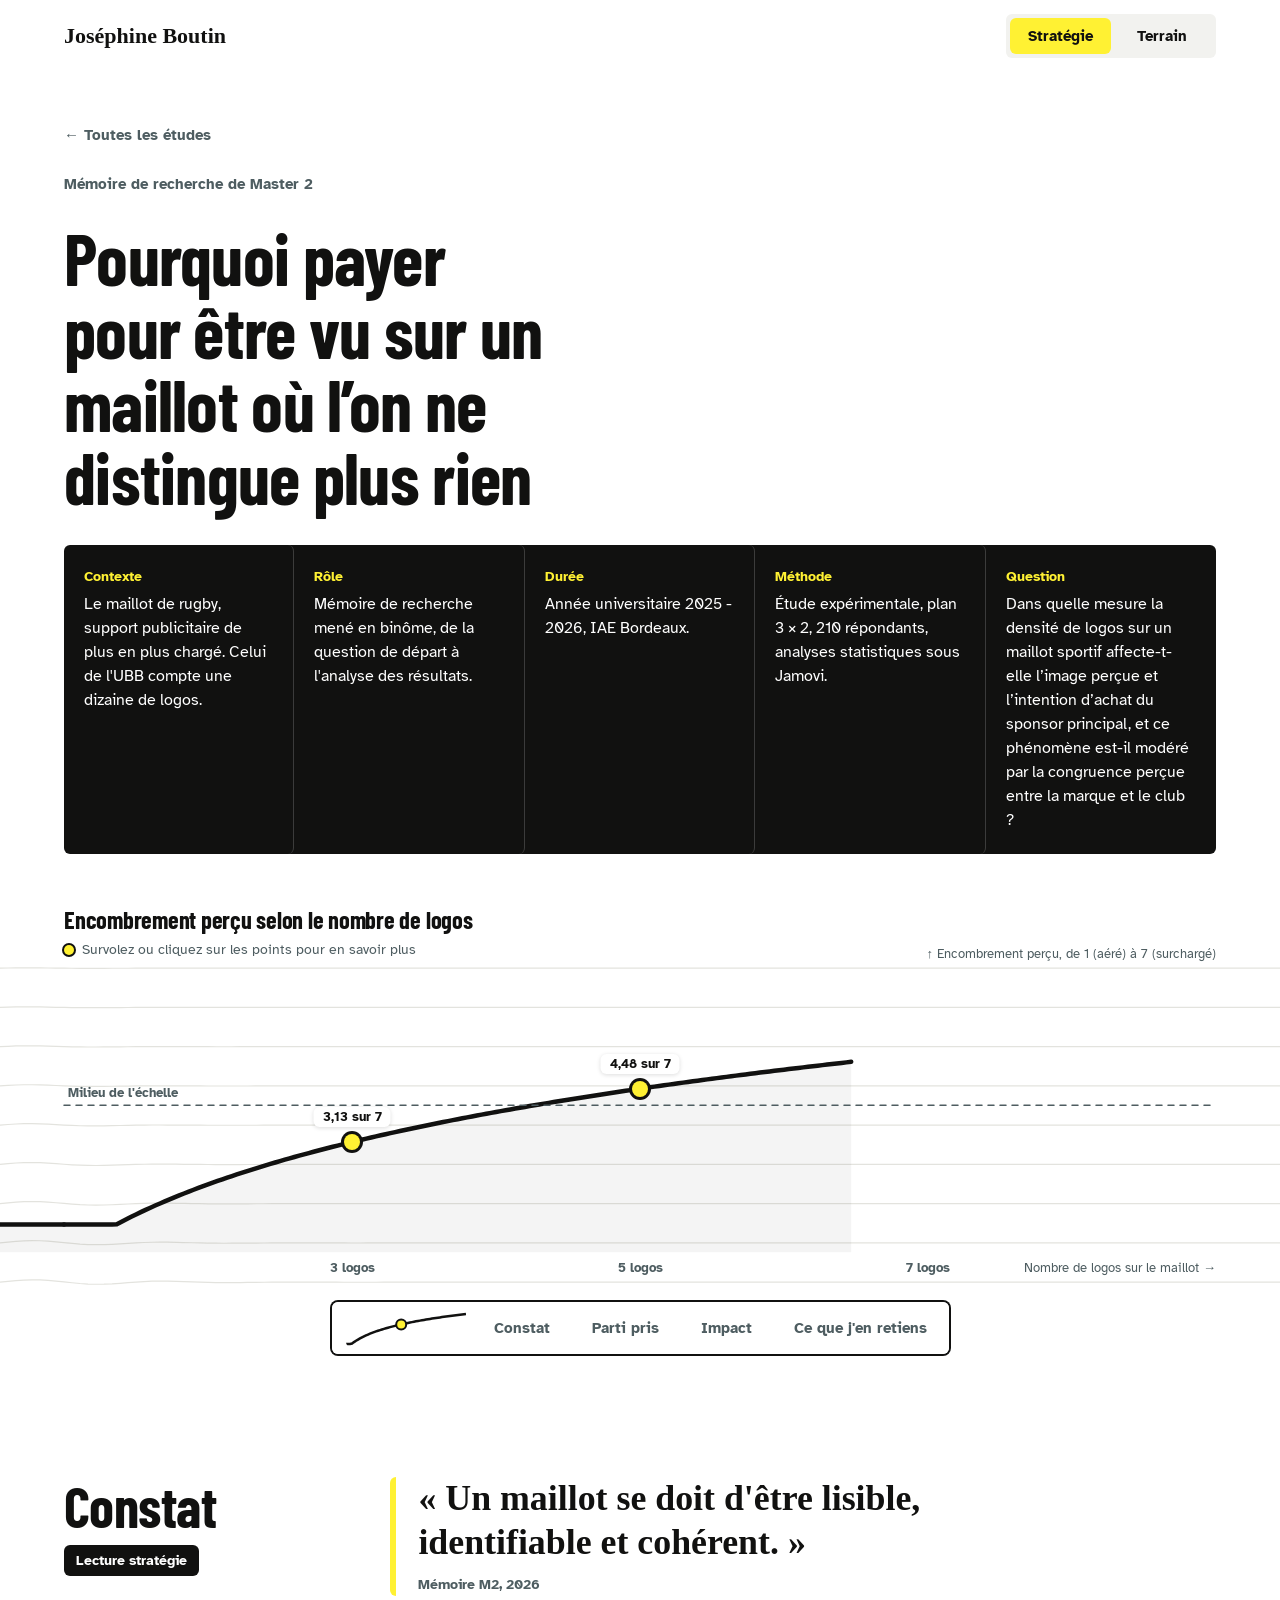
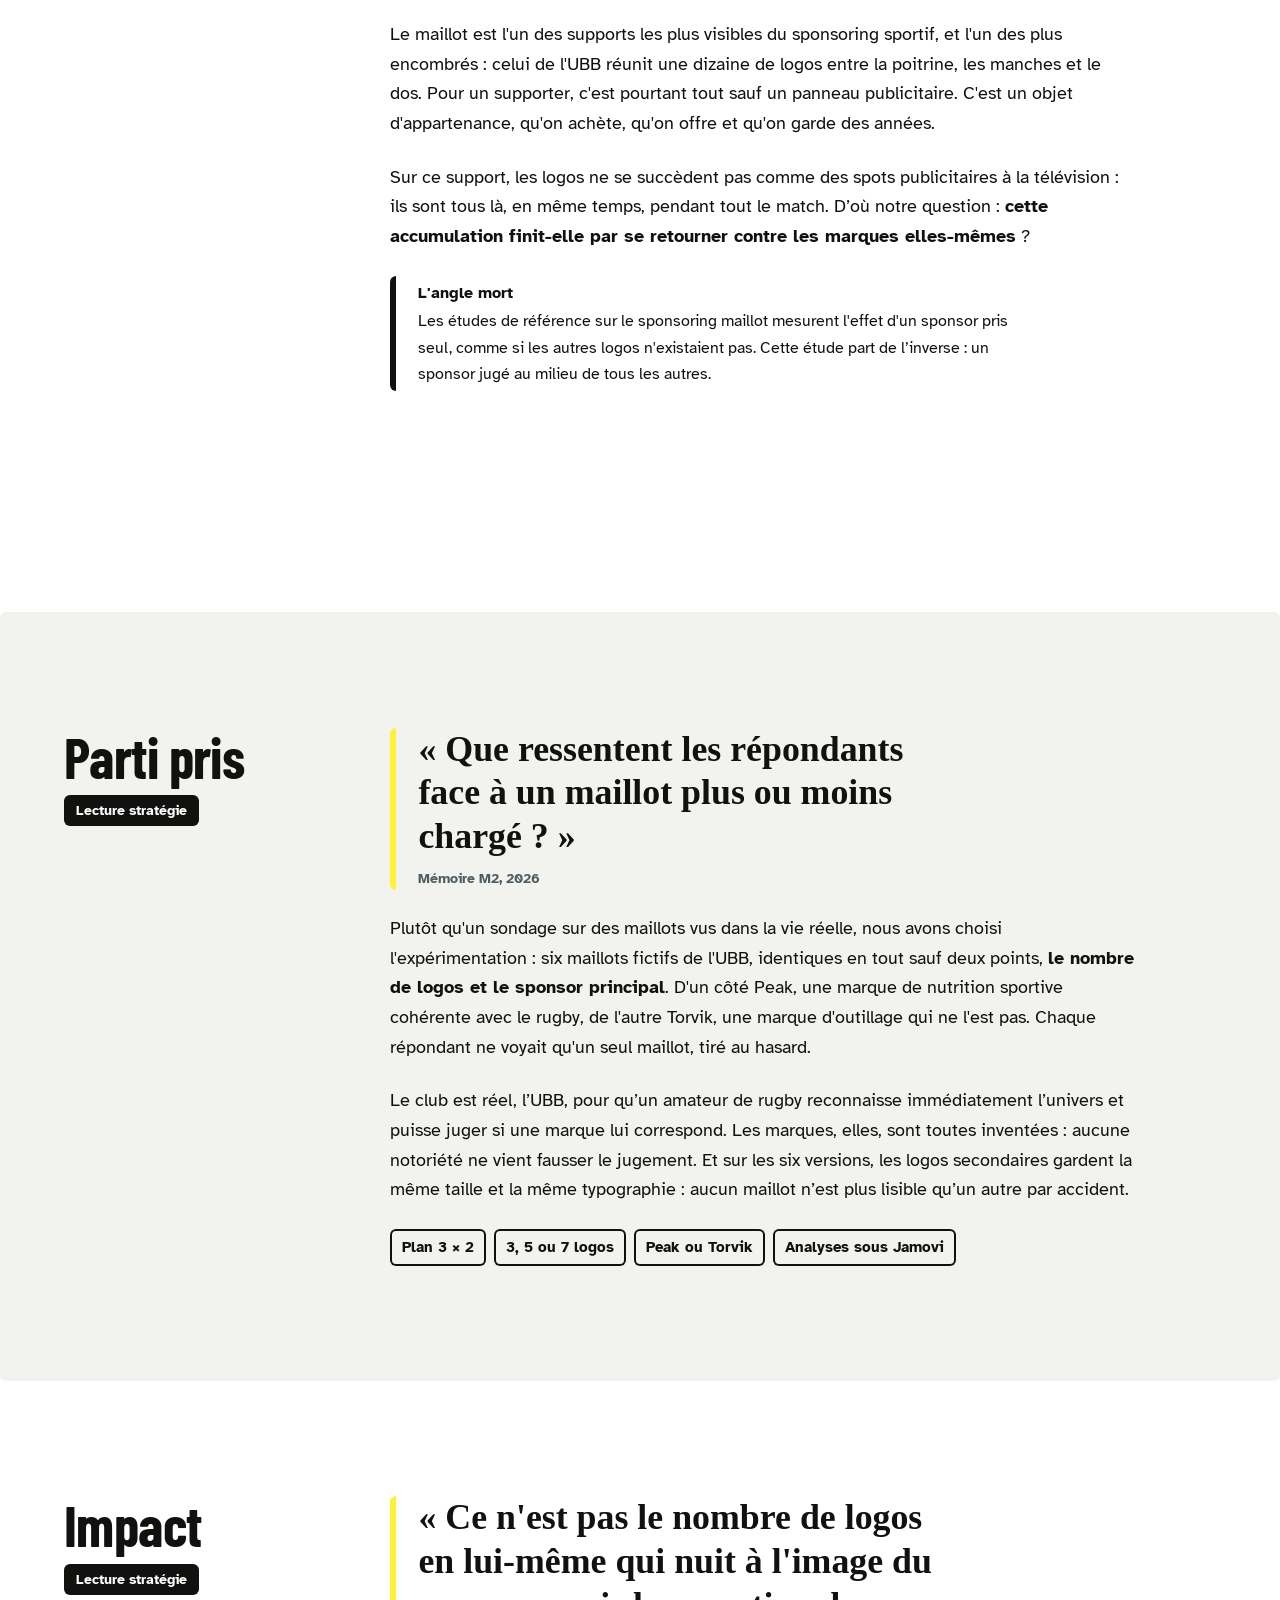
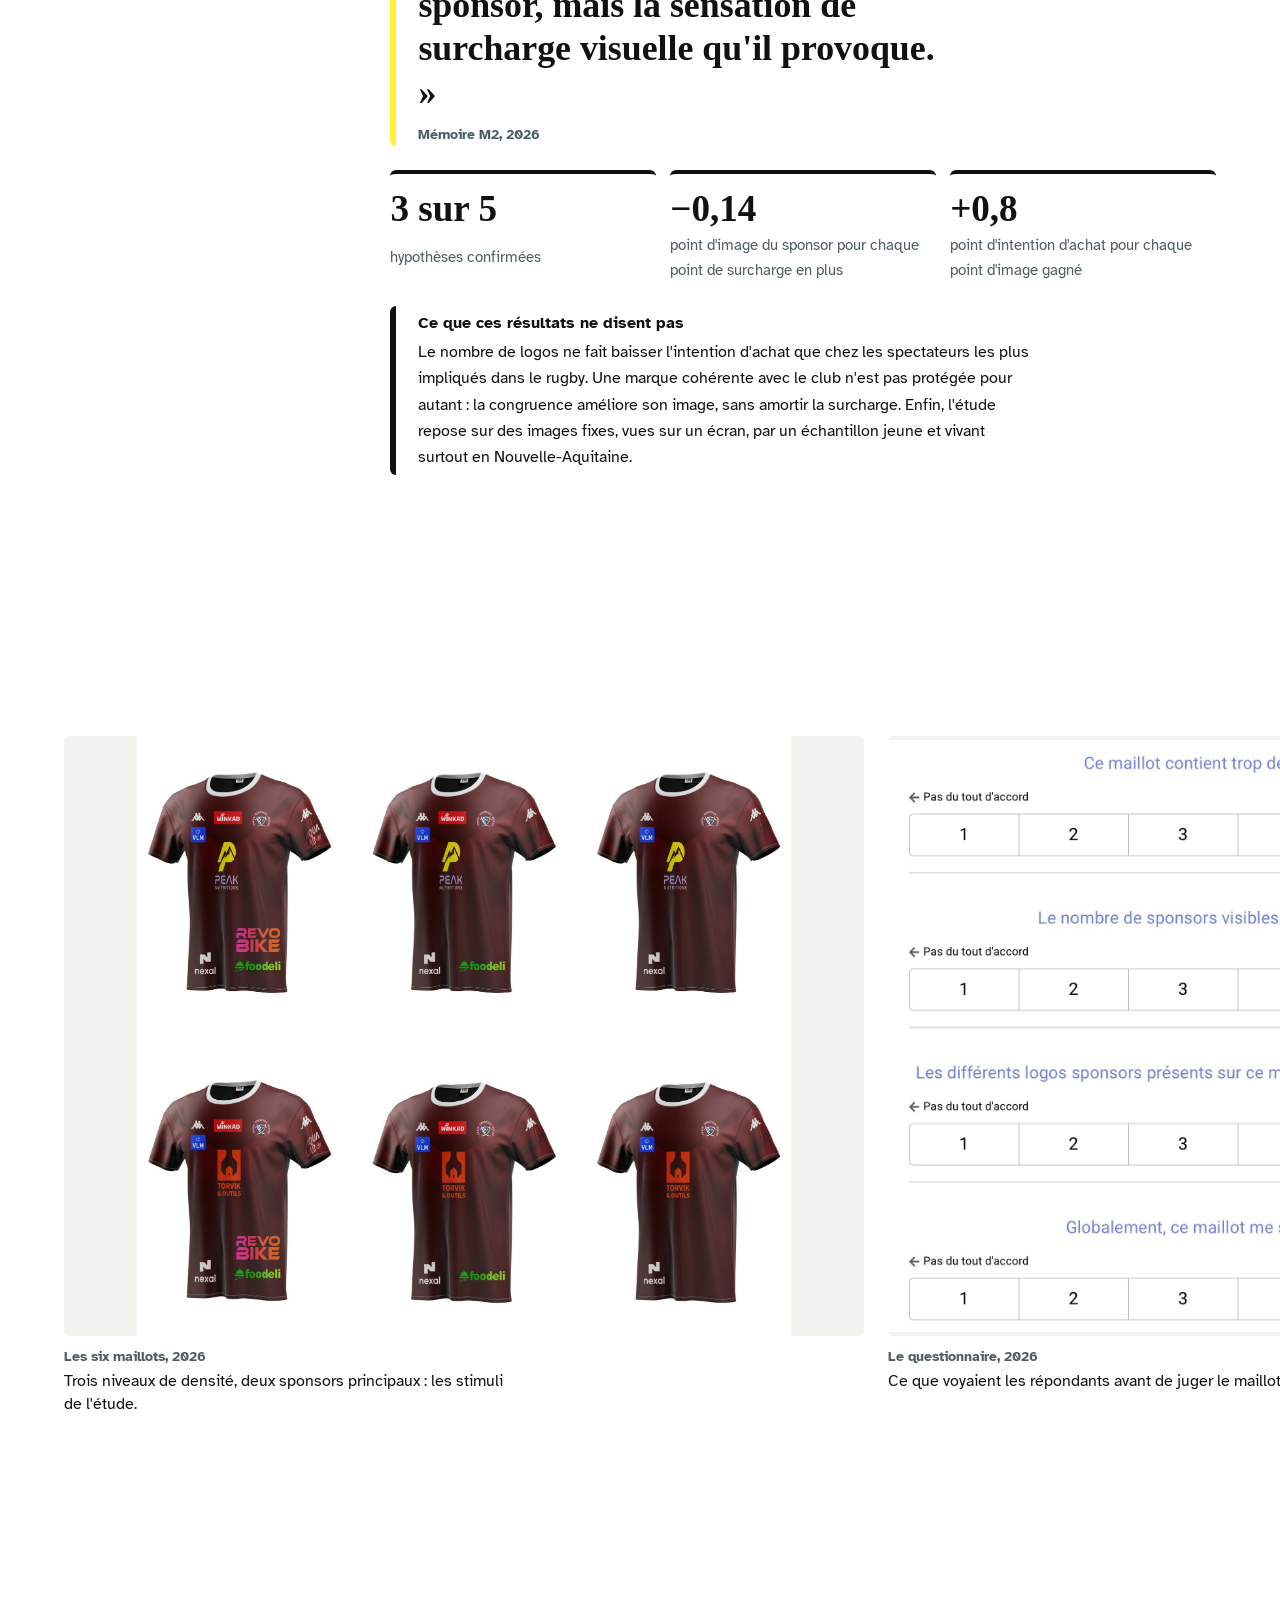
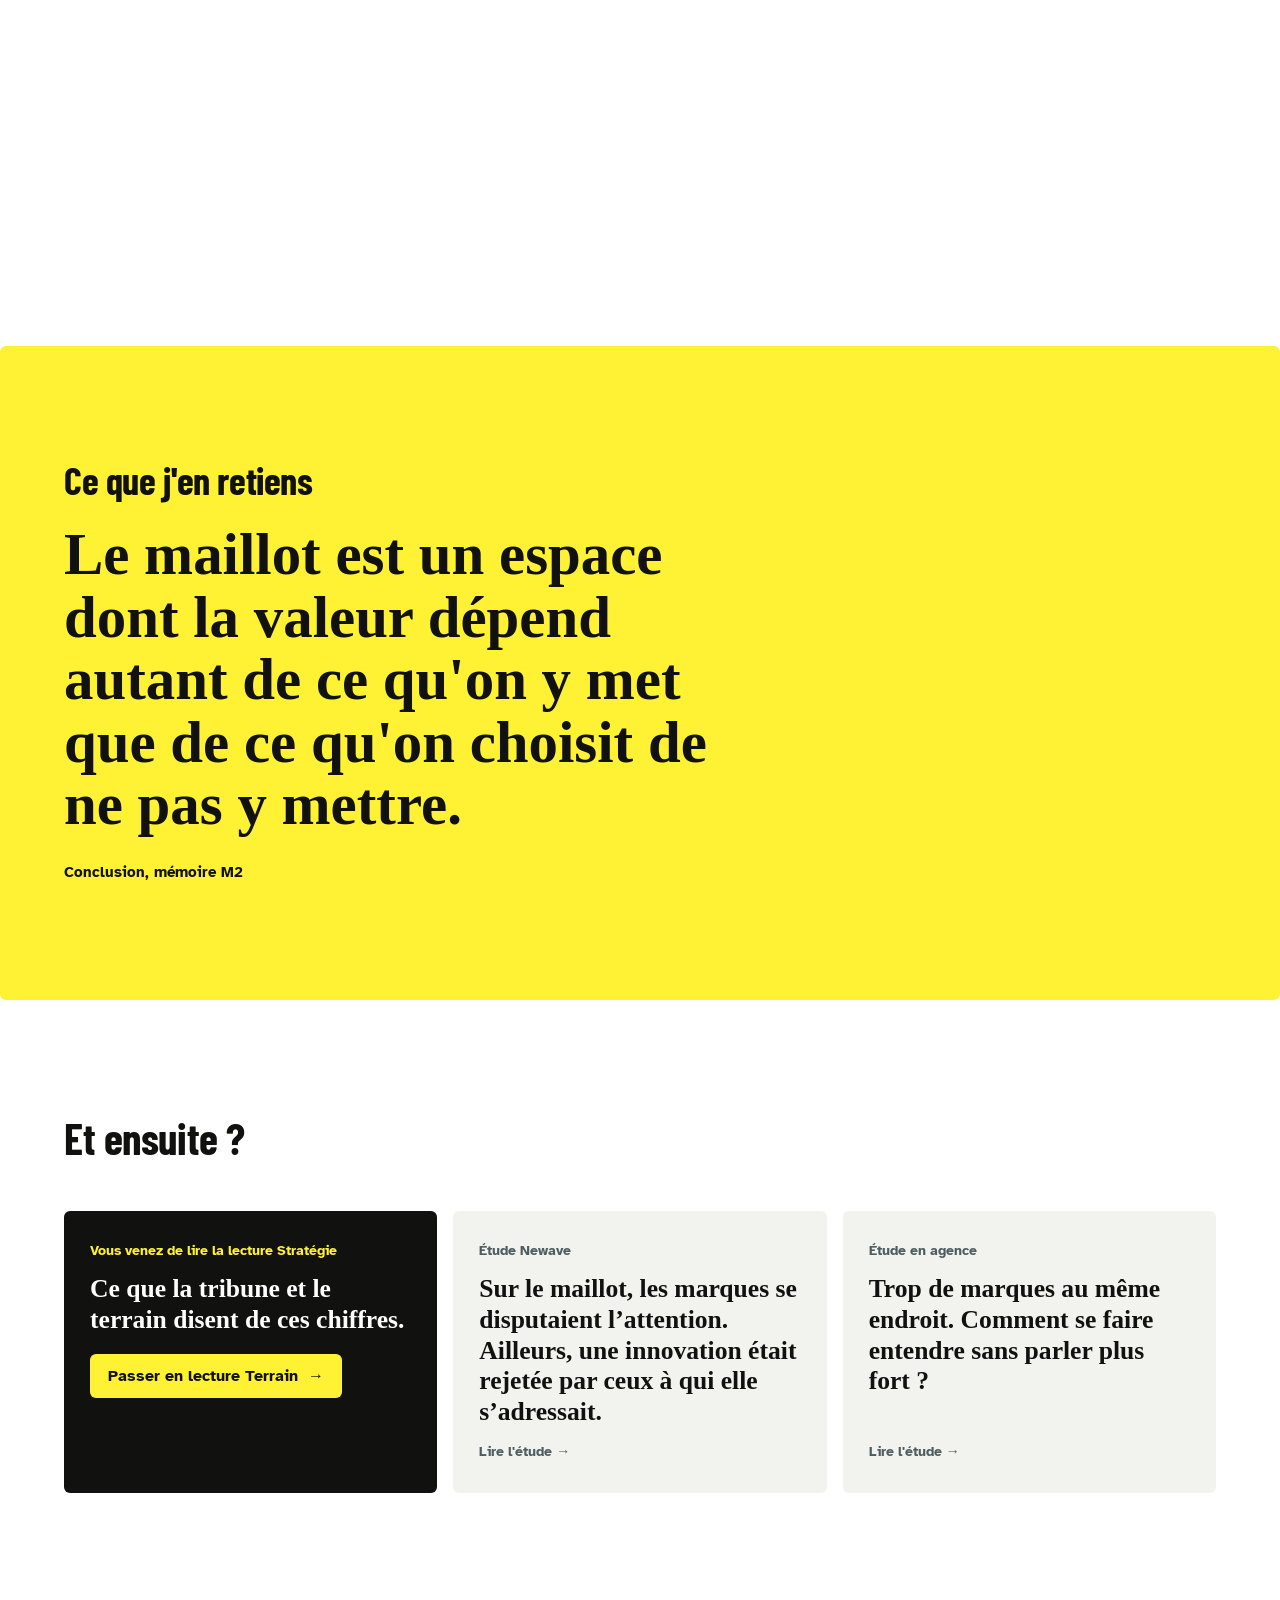
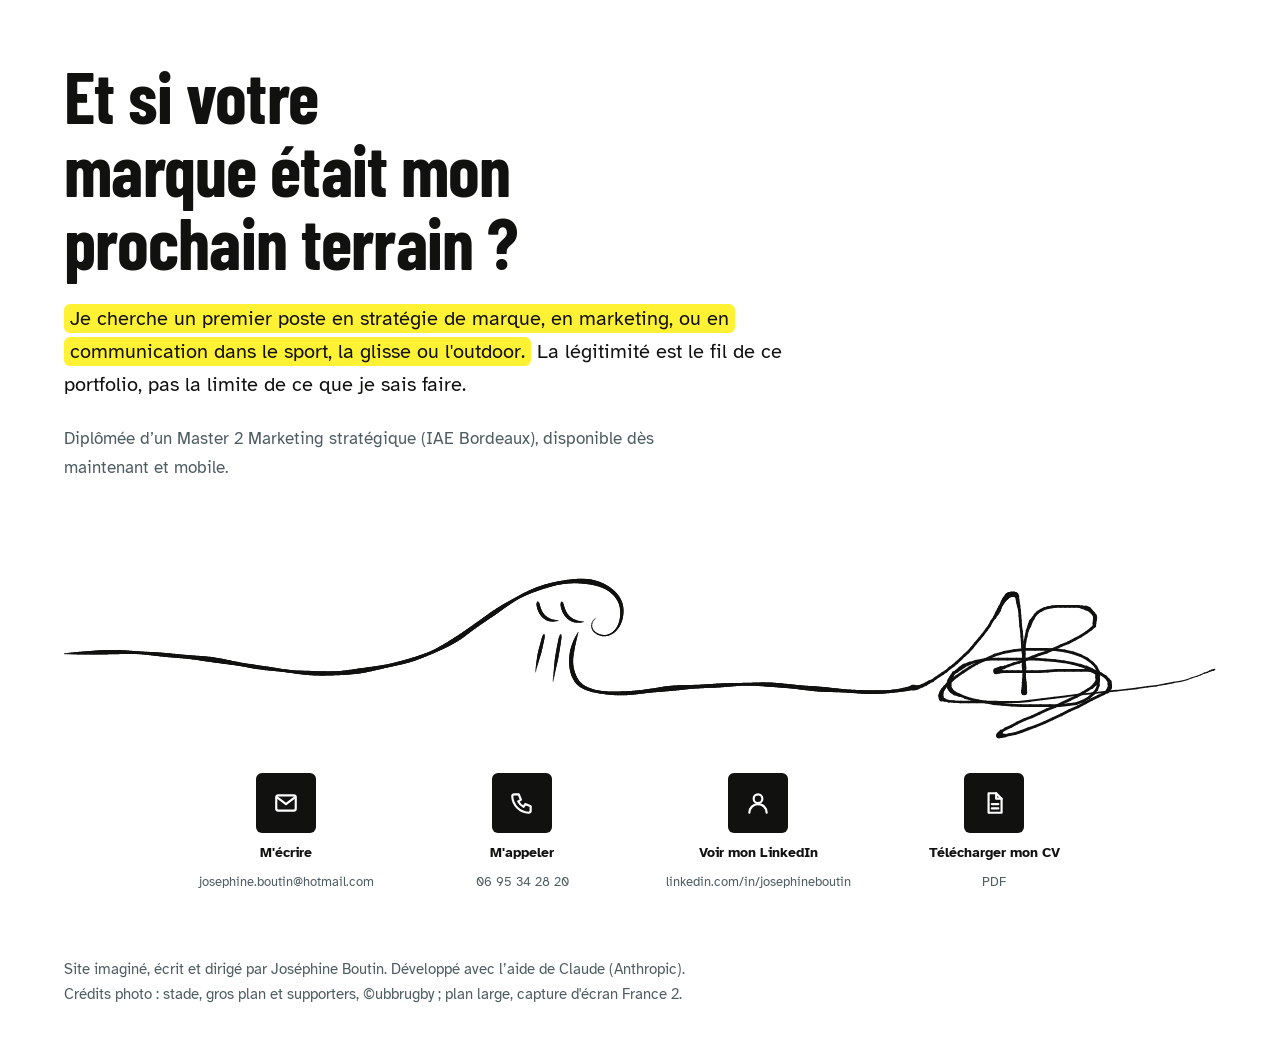
<file: etude-maillot.html>
<!doctype html>
<html lang="fr" class="pro">
<head>
<meta charset="utf-8">
<meta name="viewport" content="width=device-width, initial-scale=1, viewport-fit=cover">
<meta name="robots" content="noindex, nofollow">
<meta name="description" content="Une étude expérimentale sur la densité de logos et l'image du sponsor principal.">
<title>Sponsoring maillot, étude de cas</title>
<link rel="icon" href="images/favicon.ico" sizes="any">
<link rel="icon" type="image/png" sizes="32x32" href="images/favicon-32.png">
<link rel="icon" type="image/png" sizes="192x192" href="images/favicon-192.png">
<link rel="apple-touch-icon" href="images/apple-touch-icon.png">
<meta name="theme-color" content="#111110">
<meta property="og:type" content="website">
<meta property="og:locale" content="fr_FR">
<meta property="og:site_name" content="Joséphine Boutin, portfolio">
<meta property="og:title" content="Sponsoring maillot, étude de cas">
<meta property="og:description" content="Une étude expérimentale sur la densité de logos et l'image du sponsor principal.">
<meta property="og:image" content="https://josephineboutin.github.io/portfolio/images/partage.jpg">
<meta property="og:image:width" content="1200">
<meta property="og:image:height" content="630">
<meta property="og:image:alt" content="Joséphine Boutin, stratégie de marque pour le sport, la glisse et l'outdoor">
<meta name="twitter:card" content="summary_large_image">
<link rel="stylesheet" href="https://api.fontshare.com/v2/css?f[]=zodiak@1&display=swap">
<link rel="preconnect" href="https://fonts.googleapis.com">
<link rel="preconnect" href="https://fonts.gstatic.com" crossorigin>
<link rel="stylesheet" href="https://fonts.googleapis.com/css2?family=Barlow+Condensed:wght@500;600;700&family=Atkinson+Hyperlegible:ital,wght@0,400;0,700;1,400&display=swap">
<link rel="stylesheet" href="assets/site.css">
</head>
<body>
<header class="bar">
  <div class="wrap">
    <a class="brand" href="index.html">Joséphine Boutin</a>
    <div class="toggle" id="mini-toggle" role="group" aria-label="Choisir la lecture">
      <span class="knob" aria-hidden="true"></span>
      <button type="button" data-mode="strategie" aria-pressed="true">Stratégie</button>
      <button type="button" data-mode="terrain" aria-pressed="false">Terrain</button>
    </div>
  </div>
  <span class="progress" aria-hidden="true"></span>
</header>
<main id="top">
  <article id="etude">
    <div class="case-stage stage">
      <div class="curve" id="curve-maillot" data-curve="maillot" role="img" aria-label="L'encombrement perçu selon le nombre de logos sur le maillot"></div>
      <div class="wrap stage-text">
        <a class="back" href="index.html">← Toutes les études</a>
        <span class="lbl">Mémoire de recherche de Master 2</span>
        <h1 class="titre">Pourquoi payer pour être vu sur un maillot où l’on ne distingue plus rien</h1>
        <dl class="facts">
          <div><dt>Contexte</dt><dd>Le maillot de rugby, support publicitaire de plus en plus chargé. Celui de l'UBB compte une dizaine de logos.</dd></div>
          <div><dt>Rôle</dt><dd>Mémoire de recherche mené en binôme, de la question de départ à l'analyse des résultats.</dd></div>
          <div><dt>Durée</dt><dd>Année universitaire 2025 - 2026, IAE Bordeaux.</dd></div>
          <div><dt>Méthode</dt><dd>Étude expérimentale, plan 3 × 2, 210 répondants, analyses statistiques sous Jamovi.</dd></div>
          <div><dt>Question</dt><dd>Dans quelle mesure la densité de logos sur un maillot sportif affecte-t-elle l’image perçue et l’intention d’achat du sponsor principal, et ce phénomène est-il modéré par la congruence perçue entre la marque et le club ?</dd></div>
        </dl>
      </div>
      <div class="stage-foot" aria-hidden="true"></div>
    </div>
    <nav class="chapbar" aria-label="Chapitres de l'étude" data-curve="maillot" data-u="0.12,0.25,0.5,0.75,0.82">
      <div class="wrap"><div class="inner">
        <canvas id="mini" aria-hidden="true"></canvas>
        <a href="#c1" data-chap="0">Constat</a>
        <a href="#c2" data-chap="1">Parti pris</a>
        <a href="#c3" data-chap="2">Impact</a>
        <a href="#c4" data-chap="3"><span class="lg">Ce que j'en retiens</span><span class="sh">À retenir</span></a>
      </div></div>
    </nav>
    <section class="chap" id="c1" aria-labelledby="t-c1">
      <div class="wrap">
        <div class="chap-head"><h3 class="titre" id="t-c1">Constat</h3><span class="chip" data-chip>Lecture stratégie</span></div>
        <div class="duo">
          <div class="v" data-v="strategie">
            <div class="cite"><blockquote>« Un maillot se doit d'être lisible, identifiable et cohérent. »</blockquote><cite>Mémoire M2, 2026</cite></div>
            <p>Le maillot est l'un des supports les plus visibles du sponsoring sportif, et l'un des plus encombrés : celui de l'UBB réunit une dizaine de logos entre la poitrine, les manches et le dos. Pour un supporter, c'est pourtant tout sauf un panneau publicitaire. C'est un objet d'appartenance, qu'on achète, qu'on offre et qu'on garde des années.</p>
            <p>Sur ce support, les logos ne se succèdent pas comme des spots publicitaires à la télévision : ils sont tous là, en même temps, pendant tout le match. D’où notre question : <span class="hl">cette accumulation finit-elle par se retourner contre les marques elles-mêmes</span> ?</p>
            <p class="aside"><b>L'angle mort</b>Les études de référence sur le sponsoring maillot mesurent l'effet d'un sponsor pris seul, comme si les autres logos n'existaient pas. Cette étude part de l’inverse : un sponsor jugé au milieu de tous les autres.</p>
          </div>
          <div class="v" data-v="terrain">
            <div class="cite"><blockquote>« Certains sont immédiatement identifiables, d'autres se fondent dans l'ensemble au point de devenir invisibles. »</blockquote><cite>Mémoire M2, à propos du maillot de l'UBB</cite></div>
            <p>Tout part d'une image du Tournoi des Six Nations : un ailier du XV de France repousse son propre coéquipier, trompé par deux tenues trop proches. Si un maillot peine déjà à se faire lire avec ses couleurs, qu'en est-il des logos qui s'y ajoutent ?</p>
            <p>Le sujet est né de deux regards : celui de ma binôme, abonnée à l’UBB, qui voit les maillots évoluer depuis la tribune, et le mien, celui d’une sportive formée au sport et à son économie en licence STAPS. En spectatrice, au stade comme devant un écran, j’ai vu que le même maillot ne se lit pas du tout de la même façon.</p>
            <div class="heard" aria-label="Trois façons de voir un maillot">
              <span class="lbl">Selon l'endroit d'où l'on regarde</span>
              <span class="heard-s">À la télévision, en plan large : les logos se fondent dans l’image.</span>
              <span class="heard-s">Sur une photo de bord de terrain : chaque logo devient lisible.</span>
            </div>
          </div>
        </div>
      </div>
    </section>
    <section class="chap alt" id="c2" aria-labelledby="t-c2">
      <div class="wrap">
        <div class="chap-head"><h3 class="titre" id="t-c2">Parti pris</h3><span class="chip" data-chip>Lecture stratégie</span></div>
        <div class="duo">
          <div class="v" data-v="strategie">
            <div class="cite"><blockquote>« Que ressentent les répondants face à un maillot plus ou moins chargé ? »</blockquote><cite>Mémoire M2, 2026</cite></div>
            <p>Plutôt qu'un sondage sur des maillots vus dans la vie réelle, nous avons choisi l'expérimentation : six maillots fictifs de l'UBB, identiques en tout sauf deux points, <span class="hl">le nombre de logos et le sponsor principal</span>. D'un côté Peak, une marque de nutrition sportive cohérente avec le rugby, de l'autre Torvik, une marque d'outillage qui ne l'est pas. Chaque répondant ne voyait qu'un seul maillot, tiré au hasard.</p>
            <p>Le club est réel, l’UBB, pour qu’un amateur de rugby reconnaisse immédiatement l’univers et puisse juger si une marque lui correspond. Les marques, elles, sont toutes inventées : aucune notoriété ne vient fausser le jugement. Et sur les six versions, les logos secondaires gardent la même taille et la même typographie : aucun maillot n’est plus lisible qu’un autre par accident.</p>
            <div class="spec" aria-label="Le protocole"><span>Plan 3 × 2</span><span>3, 5 ou 7 logos</span><span>Peak ou Torvik</span><span>Analyses sous Jamovi</span></div>
          </div>
          <div class="v" data-v="terrain">
            <div class="cite"><blockquote>« Prenez quelques instants pour l'observer attentivement. »</blockquote><cite>Consigne du questionnaire, avant chaque maillot</cite></div>
            <p>Le questionnaire a circulé dans nos réseaux, sur Instagram, LinkedIn et de bouche-à-oreille, auprès de personnes qui regardent du rugby, ne serait-ce que de temps en temps. Chaque répondant devait observer le maillot au moins quinze secondes avant de pouvoir continuer.</p>
            <p>551 personnes l'ont commencé. Une fois écartés les questionnaires incomplets, ceux qui ne regardent jamais de rugby et ceux qui ont échoué à la question d'attention, 210 réponses ont été retenues. Près de la moitié des répondants ont entre 18 et 24 ans, et les trois quarts vivent en Nouvelle-Aquitaine.</p>
            <div class="spec" aria-label="La collecte"><span>Instagram et LinkedIn</span><span>15 secondes d'observation</span><span>551 questionnaires commencés</span><span>210 réponses retenues</span></div>
          </div>
        </div>
      </div>
    </section>
    <section class="chap" id="c3" aria-labelledby="t-c3">
      <div class="wrap">
        <div class="chap-head"><h3 class="titre" id="t-c3">Impact</h3><span class="chip" data-chip>Lecture stratégie</span></div>
        <div class="duo">
          <div class="v" data-v="strategie">
            <div class="cite"><blockquote>« Ce n'est pas le nombre de logos en lui-même qui nuit à l'image du sponsor, mais la sensation de surcharge visuelle qu'il provoque. »</blockquote><cite>Mémoire M2, 2026</cite></div>
            <div class="kpis" aria-label="Résultats">
              <div><b>3 sur 5</b><span>hypothèses confirmées</span></div>
              <div><b>−0,14</b><span>point d'image du sponsor pour chaque point de surcharge en plus</span></div>
              <div><b>+0,8</b><span>point d'intention d'achat pour chaque point d'image gagné</span></div>
            </div>
            <p class="aside"><b>Ce que ces résultats ne disent pas</b>Le nombre de logos ne fait baisser l'intention d'achat que chez les spectateurs les plus impliqués dans le rugby. Une marque cohérente avec le club n'est pas protégée pour autant : la congruence améliore son image, sans amortir la surcharge. Enfin, l'étude repose sur des images fixes, vues sur un écran, par un échantillon jeune et vivant surtout en Nouvelle-Aquitaine.</p>
          </div>
          <div class="v" data-v="terrain">
            <div class="cite"><blockquote>« Un logo bien visible sur un maillot peu encombré vaut davantage […] qu'un logo de taille plus grande, noyé dans un maillot saturé d'autres logos. »</blockquote><cite>Mémoire M2, 2026</cite></div>
            <p>Sur le terrain, ces résultats changent la façon de négocier un partenariat. Une marque peut demander à limiter le nombre de sponsors présents à ses côtés, comme elle négocie déjà la taille et l'emplacement de son logo. Un club peut faire de la rareté un argument, et fixer le prix d'un emplacement selon la densité du maillot. Ceux dont l’intention d’achat baisse sont justement les plus impliqués envers le rugby, ceux que les marques veulent convaincre en priorité.</p>
            <p class="aside"><b>Une limite</b>Nous n'avons testé que le maillot, alors que le short porte parfois autant de logos. Et l'encombrement vécu pendant un vrai match est sans doute plus fort encore.</p>
          </div>
        </div>
      </div>
    </section>
    <section class="band" id="band" aria-label="Visuels du projet">
      <div class="sticky">
        <div class="tracks">
          <div class="track-h v" data-v="strategie">
            <figure class="shot"><div class="img doc"><img src="images/maillot-doc-maillots.jpg" alt="" loading="lazy" onerror="this.parentNode.classList.add('missing');this.remove()"><span>Image à fournir</span></div><figcaption><b>Les six maillots, 2026</b>Trois niveaux de densité, deux sponsors principaux : les stimuli de l'étude.</figcaption></figure>
            <figure class="shot"><div class="img doc"><img src="images/maillot-doc-questionnaire.jpg" alt="" loading="lazy" onerror="this.parentNode.classList.add('missing');this.remove()"><span>Capture à fournir</span></div><figcaption><b>Le questionnaire, 2026</b>Ce que voyaient les répondants avant de juger le maillot.</figcaption></figure>
            <figure class="shot"><div class="img doc"><img src="images/maillot-doc-modele.jpg" alt="" loading="lazy" onerror="this.parentNode.classList.add('missing');this.remove()"><span>Schéma à fournir</span></div><figcaption><b>Le modèle, 2026</b>Densité, encombrement perçu, image du sponsor et intention d'achat.</figcaption></figure>
          </div>
          <div class="track-h v" data-v="terrain">
            <figure class="shot"><div class="img ph-b"><img src="images/maillot-terrain-stade.jpg" alt="" loading="lazy" onerror="this.parentNode.classList.add('missing');this.remove()"><span>Photo à fournir</span></div><figcaption><b>Chaban-Delmas</b>Vu de la tribune, un maillot se lit de loin, au rythme de l'action.</figcaption></figure>
            <figure class="shot"><div class="img poster ph-e"><img class="bg" src="images/maillot-terrain-ecran-plan-large.jpg" alt="" loading="lazy" onerror="this.remove()"><img class="fg" src="images/maillot-terrain-ecran-plan-large.jpg" alt="" loading="lazy" onerror="this.parentNode.classList.add('missing');this.remove()"><span>Photo à fournir</span></div><figcaption><b>Devant un écran</b>En plan large, les logos se fondent dans l'image.</figcaption></figure>
            <figure class="shot"><div class="img ph-c"><img src="images/carte-maillot.jpg" alt="" loading="lazy" onerror="this.parentNode.classList.add('missing');this.remove()"><span>Photo à fournir</span></div><figcaption><b>En gros plan</b>Quand la caméra se rapproche, chaque logo devient lisible.</figcaption></figure>
            <figure class="shot"><div class="img poster ph-e"><img class="bg" src="images/maillot-terrain-supporters.jpg" alt="" loading="lazy" onerror="this.remove()"><img class="fg" src="images/maillot-terrain-supporters.jpg" alt="" loading="lazy" onerror="this.parentNode.classList.add('missing');this.remove()"><span>Photo à fournir</span></div><figcaption><b>En tribune</b>Le maillot, objet d'appartenance pour ceux qui le portent.</figcaption></figure>
          </div>
        </div>
      </div>
    </section>
    <section class="yellow" id="c4" aria-labelledby="t-c4">
      <div class="wrap reveal">
        <h3 class="titre retiens" id="t-c4">Ce que j'en retiens</h3>
        <p class="lesson">Le maillot est un espace dont la valeur dépend autant de ce qu'on y met que de ce qu'on choisit de ne pas y mettre.</p>
        <cite>Conclusion, mémoire M2</cite>
      </div>
    </section>
    <section class="wrap next reveal" aria-labelledby="t-next">
      <h3 class="titre" id="t-next">Et ensuite&nbsp;?</h3>
      <div class="next-grid">
        <div class="next-tile next-switch duo">
          <div class="v" data-v="strategie">
            <span class="next-kicker">Vous venez de lire la lecture Stratégie</span>
            <p class="next-q">Ce que la tribune et le terrain disent de ces chiffres.</p>
            <button type="button" class="next-btn" data-mode="terrain" data-scroll="etude">Passer en lecture Terrain <i aria-hidden="true">→</i></button>
          </div>
          <div class="v" data-v="terrain">
            <span class="next-kicker">Vous venez de lire la lecture Terrain</span>
            <p class="next-q">Le protocole et les résultats derrière ces observations.</p>
            <button type="button" class="next-btn" data-mode="strategie" data-scroll="etude">Passer en lecture Stratégie <i aria-hidden="true">→</i></button>
          </div>
        </div>
        <a class="next-tile next-case" href="etude-newave.html">
          <span class="next-kicker">Étude Newave</span>
          <p class="next-q">Sur le maillot, les marques se disputaient l’attention. Ailleurs, une innovation était rejetée par ceux à qui elle s’adressait.</p>
          <span class="next-soon">Lire l'étude →</span>
        </a>
        <a class="next-tile next-case" href="etude-expertise.html">
          <span class="next-kicker">Étude en agence</span>
          <p class="next-q">Trop de marques au même endroit. Comment se faire entendre sans parler plus fort&nbsp;?</p>
          <span class="next-soon">Lire l'étude →</span>
        </a>
      </div>
    </section>
  </article>
  <footer class="wrap end short" aria-labelledby="t-end">
    <h2 class="titre" id="t-end">Et si votre marque était mon prochain terrain ?</h2>
    <p class="lead"><span class="hl hl-lead">Je cherche un premier poste en stratégie de marque, en marketing, ou en communication dans le sport, la glisse ou l'outdoor.</span> La légitimité est le fil de ce portfolio, pas la limite de ce que je sais faire.</p>
    <p class="lead-sub">Diplômée d’un Master 2 Marketing stratégique (IAE Bordeaux), disponible dès maintenant et mobile.</p>
    <canvas class="sign" id="sign" aria-label="Ma signature : une ligne qui devient vague, puis mes initiales"></canvas>
    <div class="contact">
      <a class="c-mail" href="mailto:josephine.boutin@hotmail.com"><span class="ic"><svg viewBox="0 0 24 24" aria-hidden="true"><rect x="3" y="5" width="18" height="14" rx="2"></rect><path d="M3.5 6.5 12 13l8.5-6.5"></path></svg></span>M'écrire<small>josephine.boutin@hotmail.com</small></a>
      <a class="c-tel" href="tel:+33695342820"><span class="ic"><svg viewBox="0 0 24 24" aria-hidden="true"><path d="M5 4h4l2 5-2.5 1.5a11 11 0 0 0 5 5L15 13l5 2v4a2 2 0 0 1-2 2A16 16 0 0 1 3 6a2 2 0 0 1 2-2"></path></svg></span>M'appeler<small>06 95 34 28 20</small></a>
      <a class="c-in" href="https://www.linkedin.com/in/josephineboutin/" target="_blank" rel="noopener"><span class="ic"><svg viewBox="0 0 24 24" aria-hidden="true"><circle cx="12" cy="8" r="4"></circle><path d="M4 21a8 8 0 0 1 16 0"></path></svg></span>Voir mon LinkedIn<small>linkedin.com/in/josephineboutin</small></a>
      <a class="c-cv" href="cv-josephine-boutin.pdf" target="_blank" rel="noopener"><span class="ic"><svg viewBox="0 0 24 24" aria-hidden="true"><path d="M7 3h7l5 5v13H7z"></path><path d="M14 3v5h5"></path><path d="M10 13h6M10 17h6"></path></svg></span>Télécharger mon CV<small>PDF</small></a>
    </div>
  </footer>
  <p class="wrap proto">Site imaginé, écrit et dirigé par Joséphine Boutin. Développé avec l’aide de Claude (Anthropic).<br>Crédits photo : stade, gros plan et supporters, ©ubbrugby ; plan large, capture d'écran France 2.</p>
</main>
<canvas id="wake" aria-hidden="true"></canvas>
<canvas id="wipe" aria-hidden="true"></canvas>
<div class="cursor" aria-hidden="true"></div>
<script src="assets/site.js"></script>
</body>
</html>
</file>
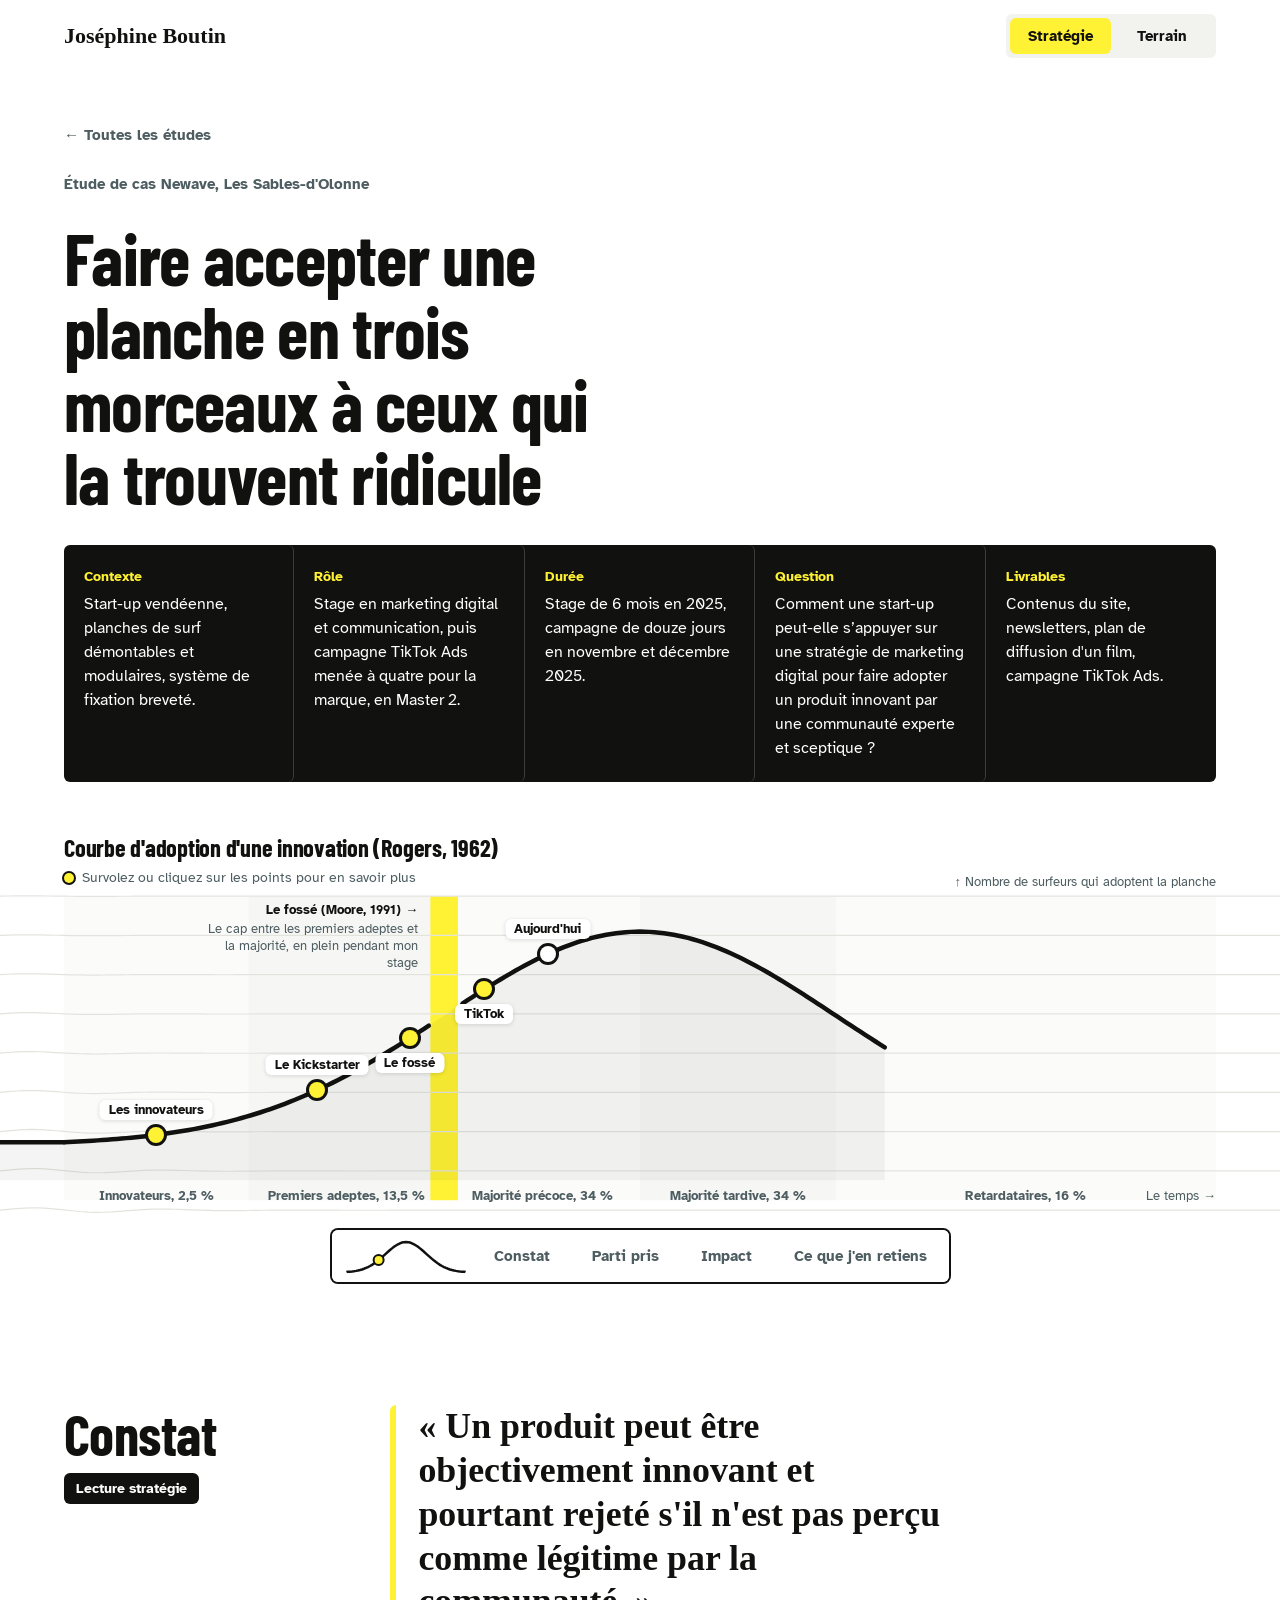
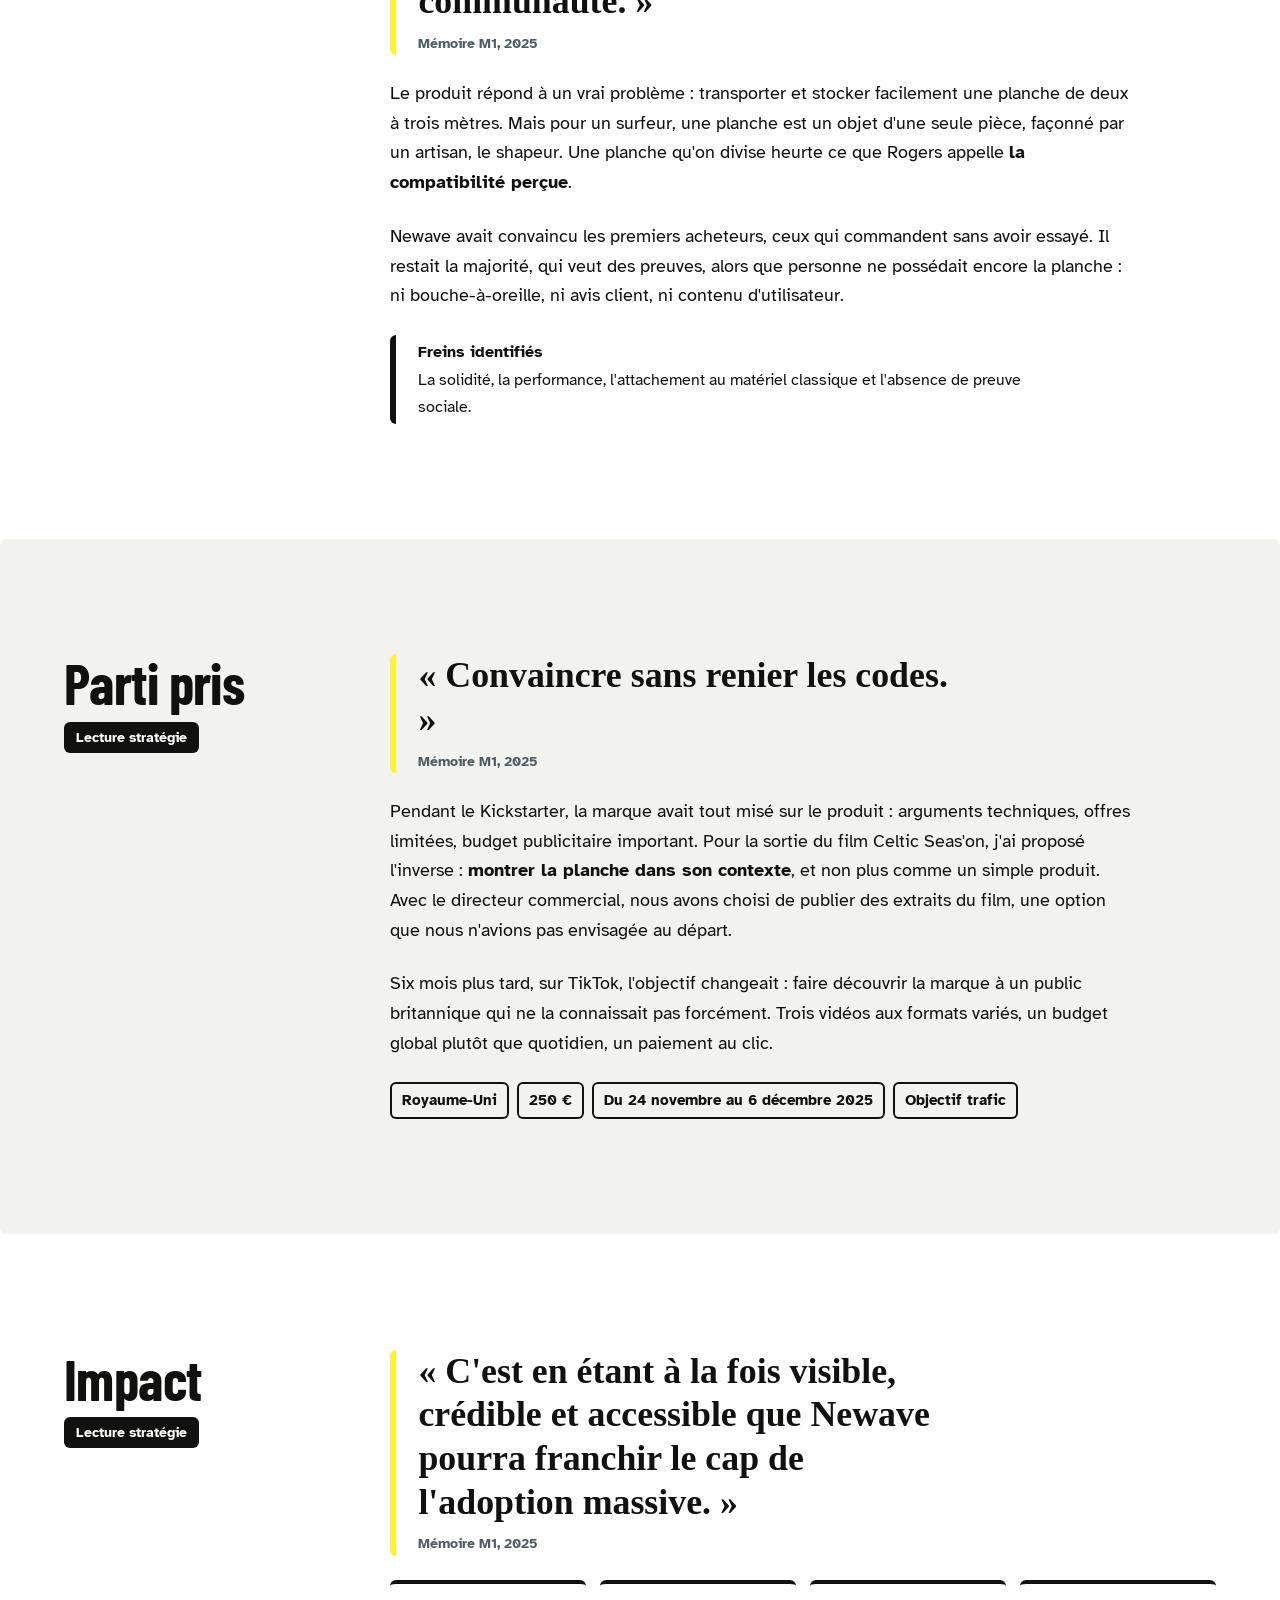
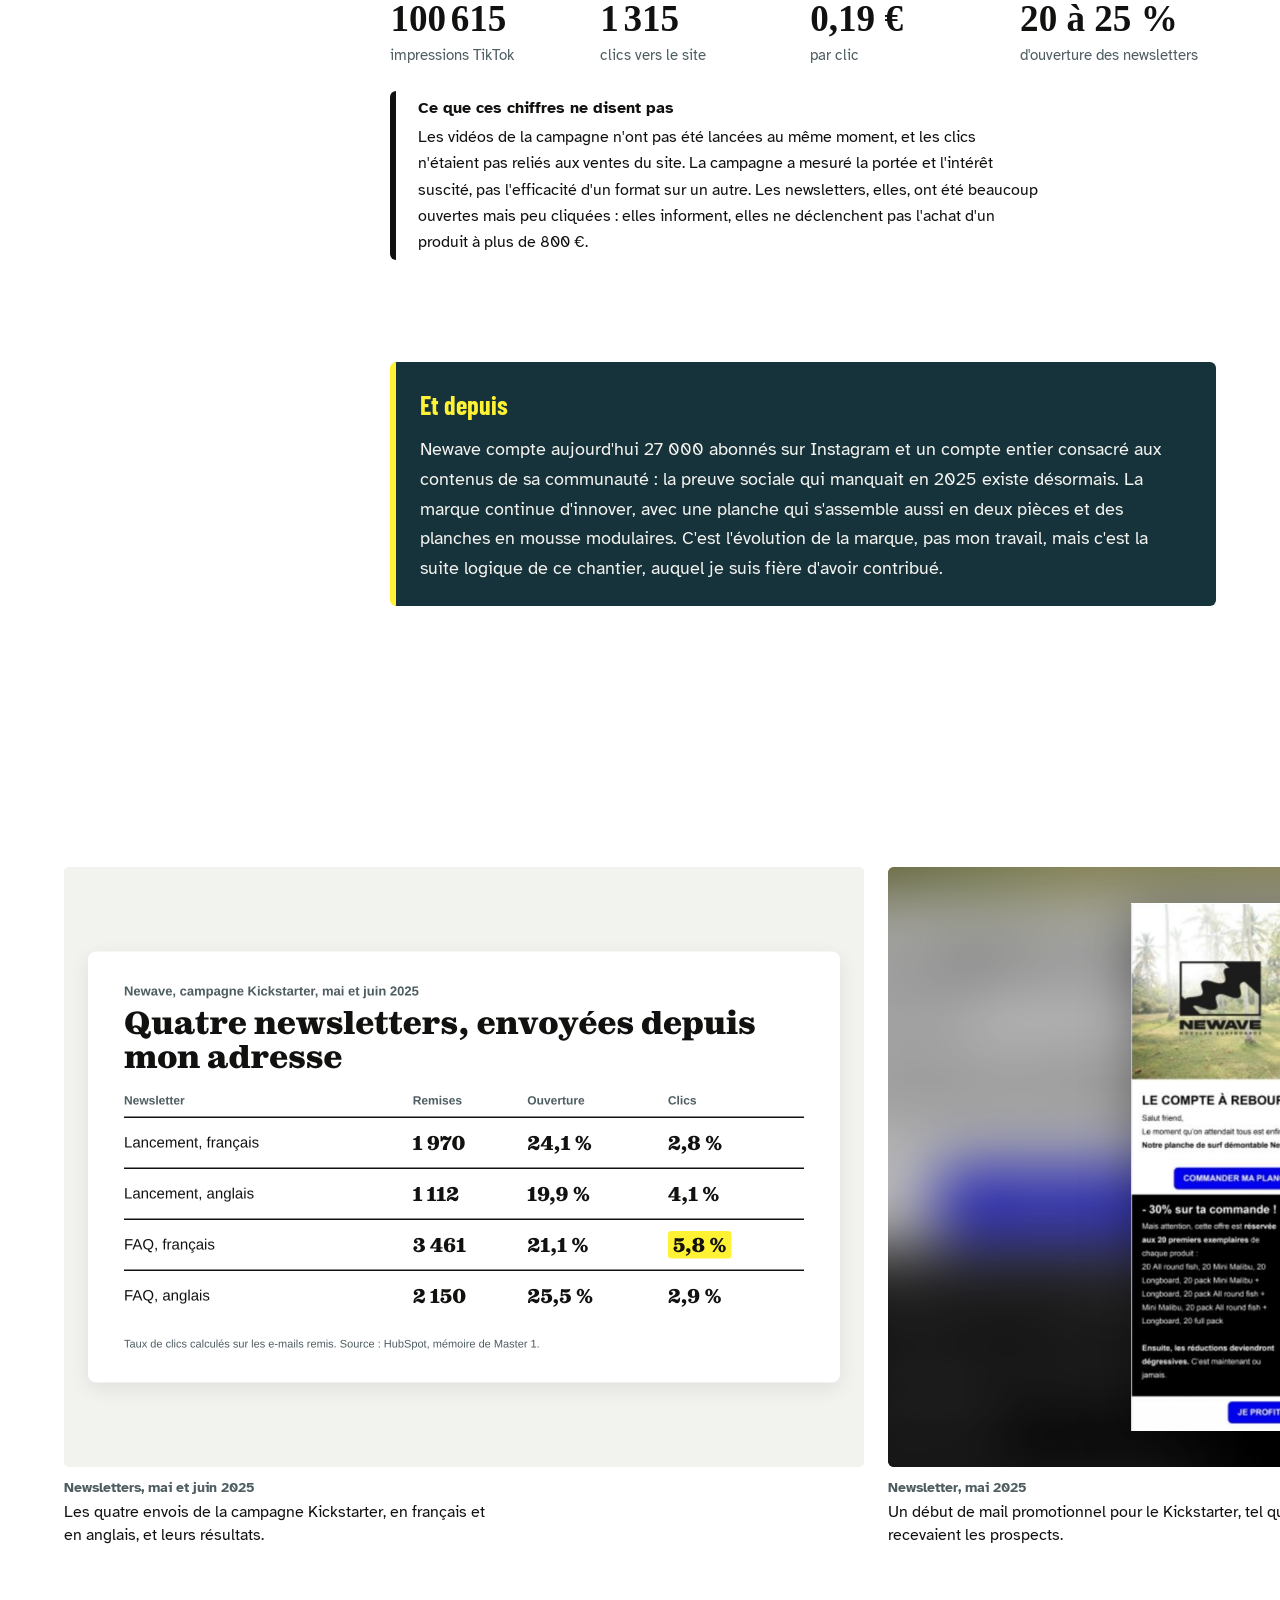
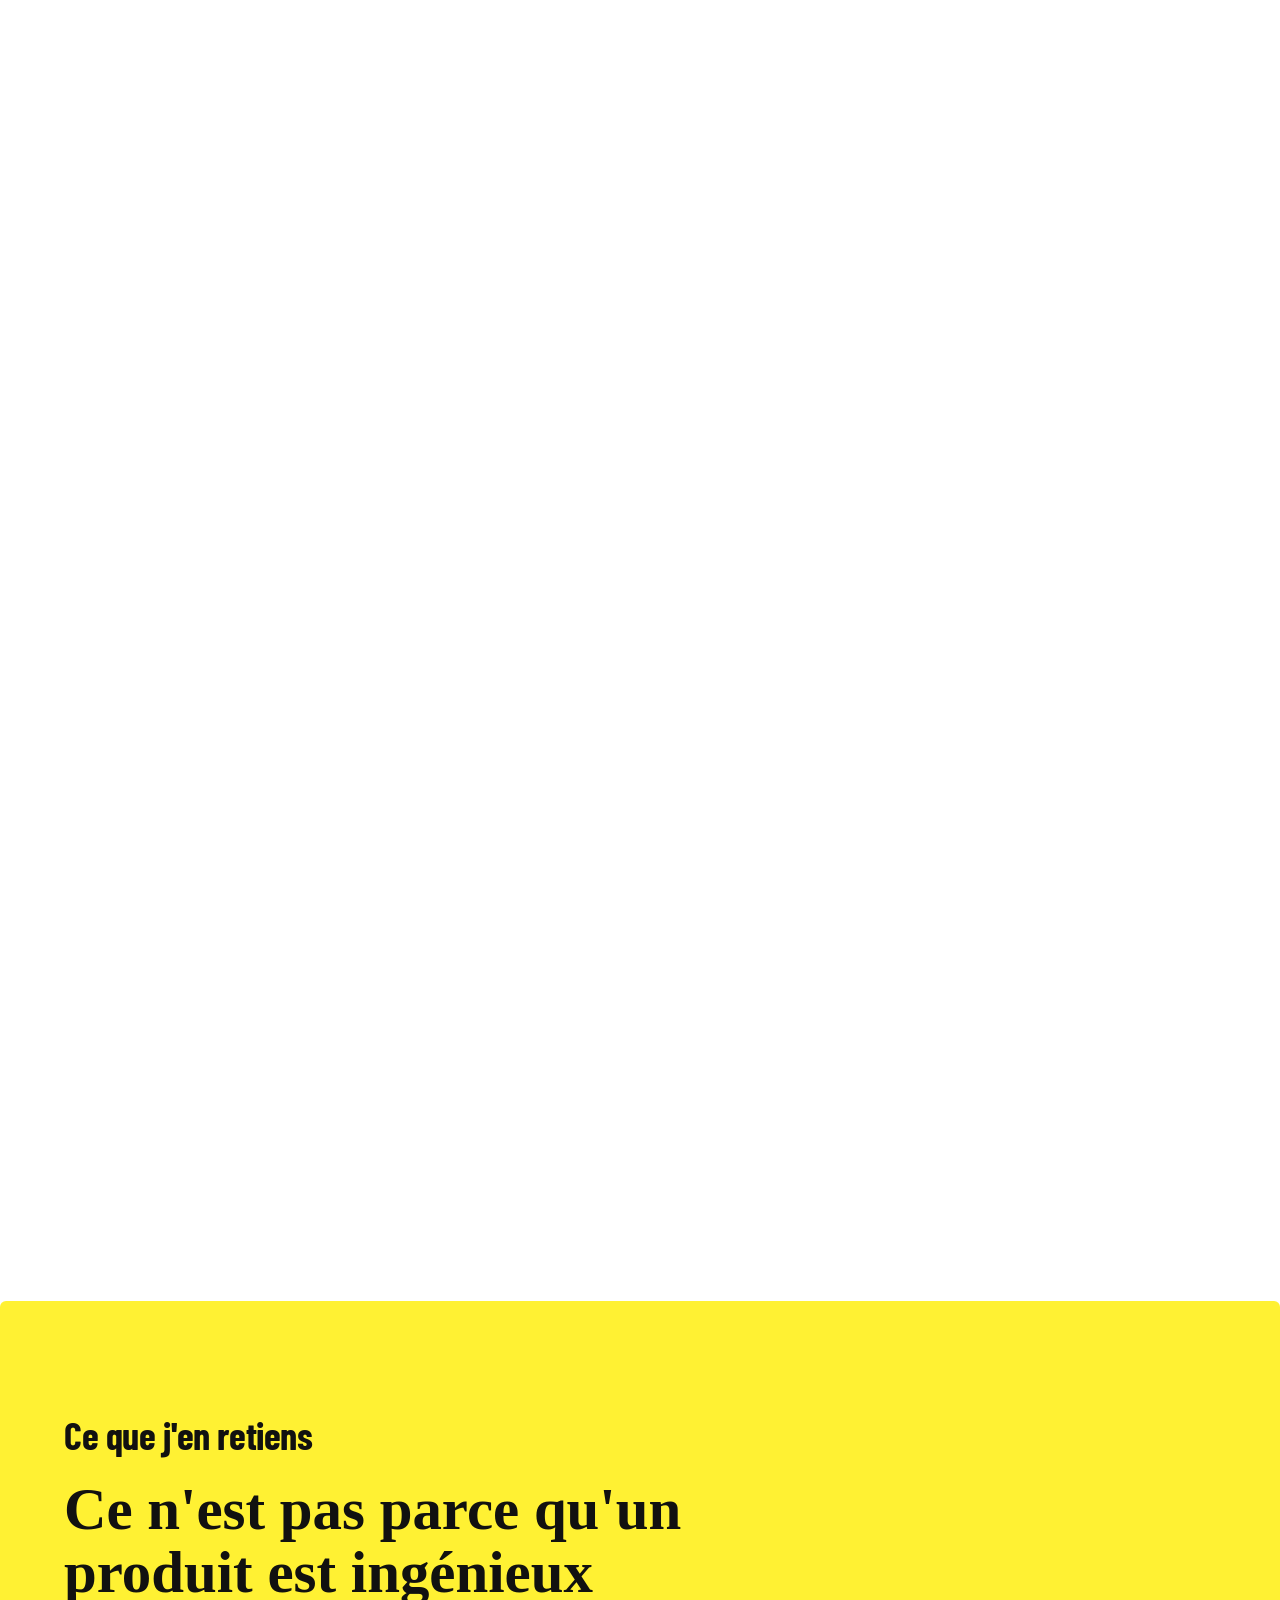
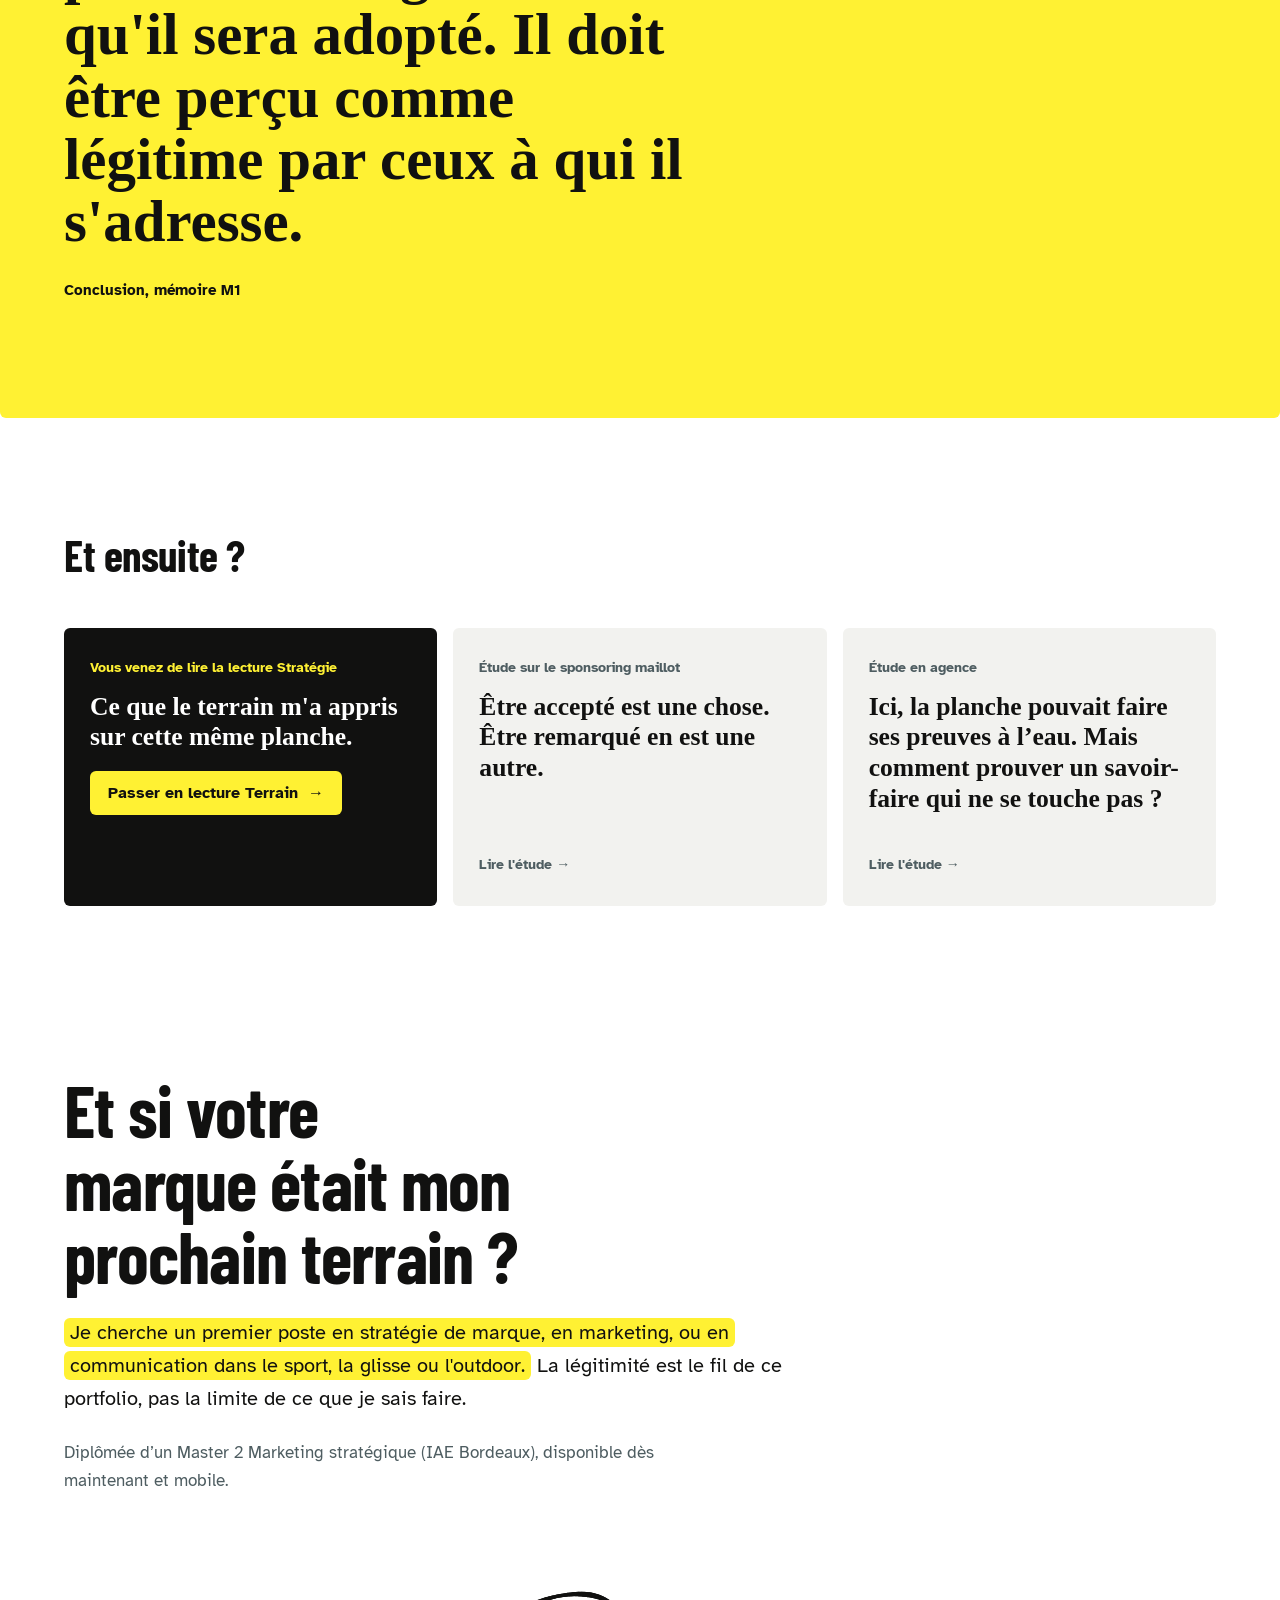
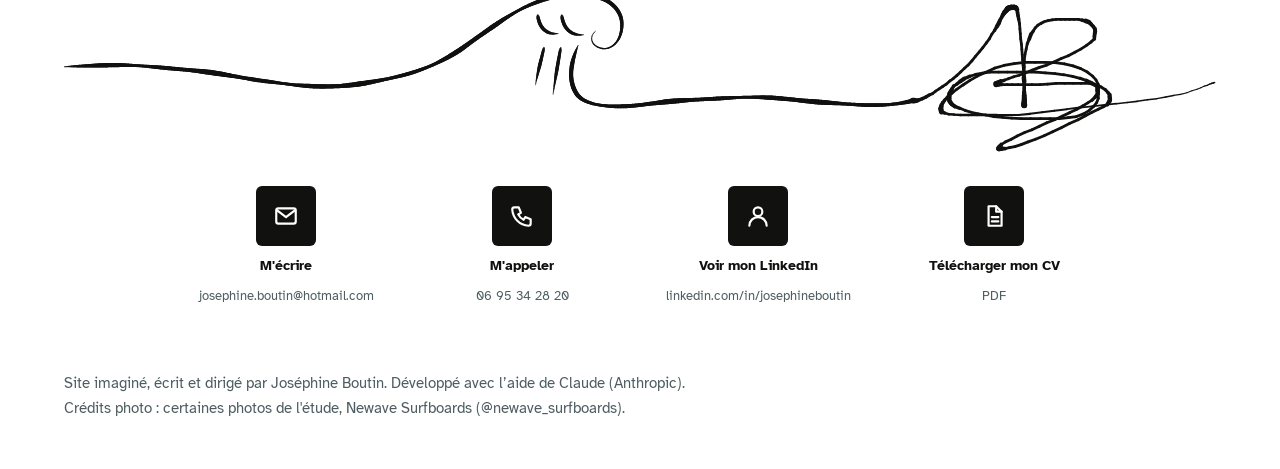
<file: etude-newave.html>
<!doctype html>
<html lang="fr" class="pro">
<head>
<meta charset="utf-8">
<meta name="viewport" content="width=device-width, initial-scale=1, viewport-fit=cover">
<meta name="robots" content="noindex, nofollow">
<meta name="description" content="Faire accepter une planche de surf démontable à une communauté sceptique.">
<title>Newave, étude de cas</title>
<link rel="icon" href="images/favicon.ico" sizes="any">
<link rel="icon" type="image/png" sizes="32x32" href="images/favicon-32.png">
<link rel="icon" type="image/png" sizes="192x192" href="images/favicon-192.png">
<link rel="apple-touch-icon" href="images/apple-touch-icon.png">
<meta name="theme-color" content="#111110">
<meta property="og:type" content="website">
<meta property="og:locale" content="fr_FR">
<meta property="og:site_name" content="Joséphine Boutin, portfolio">
<meta property="og:title" content="Newave, étude de cas">
<meta property="og:description" content="Faire accepter une planche de surf démontable à une communauté sceptique.">
<meta property="og:image" content="https://josephineboutin.github.io/portfolio/images/partage.jpg">
<meta property="og:image:width" content="1200">
<meta property="og:image:height" content="630">
<meta property="og:image:alt" content="Joséphine Boutin, stratégie de marque pour le sport, la glisse et l'outdoor">
<meta name="twitter:card" content="summary_large_image">
<link rel="stylesheet" href="https://api.fontshare.com/v2/css?f[]=zodiak@1&display=swap">
<link rel="preconnect" href="https://fonts.googleapis.com">
<link rel="preconnect" href="https://fonts.gstatic.com" crossorigin>
<link rel="stylesheet" href="https://fonts.googleapis.com/css2?family=Barlow+Condensed:wght@500;600;700&family=Atkinson+Hyperlegible:ital,wght@0,400;0,700;1,400&display=swap">
<link rel="stylesheet" href="assets/site.css">
</head>
<body>
<header class="bar">
  <div class="wrap">
    <a class="brand" href="index.html">Joséphine Boutin</a>
    <div class="toggle" id="mini-toggle" role="group" aria-label="Choisir la lecture">
      <span class="knob" aria-hidden="true"></span>
      <button type="button" data-mode="strategie" aria-pressed="true">Stratégie</button>
      <button type="button" data-mode="terrain" aria-pressed="false">Terrain</button>
    </div>
  </div>
  <span class="progress" aria-hidden="true"></span>
</header>
<main id="top">
  <article id="etude">
    <div class="case-stage stage">
      <div class="curve" id="curve-newave" data-curve="newave" role="img" aria-label="La courbe d'adoption de Rogers appliquée à Newave"></div>
      <div class="wrap stage-text">
        <a class="back" href="index.html">← Toutes les études</a>
        <span class="lbl">Étude de cas Newave, Les Sables-d'Olonne</span>
        <h1 class="titre">Faire accepter une planche en trois morceaux à ceux qui la trouvent ridicule</h1>
        <dl class="facts">
          <div><dt>Contexte</dt><dd>Start-up vendéenne, planches de surf démontables et modulaires, système de fixation breveté.</dd></div>
          <div><dt>Rôle</dt><dd>Stage en marketing digital et communication, puis campagne TikTok Ads menée à quatre pour la marque, en Master 2.</dd></div>
          <div><dt>Durée</dt><dd>Stage de 6 mois en 2025, campagne de douze jours en novembre et décembre 2025.</dd></div>
          <div><dt>Question</dt><dd>Comment une start-up peut-elle s’appuyer sur une stratégie de marketing digital pour faire adopter un produit innovant par une communauté experte et sceptique ?</dd></div>
          <div><dt>Livrables</dt><dd>Contenus du site, newsletters, plan de diffusion d'un film, campagne TikTok Ads.</dd></div>
        </dl>
      </div>
      <div class="stage-foot" aria-hidden="true"></div>
    </div>
    <nav class="chapbar" aria-label="Chapitres de l'étude" data-curve="newave" data-u="0.08,0.3,0.365,0.42,0.46">
      <div class="wrap"><div class="inner">
        <canvas id="mini" aria-hidden="true"></canvas>
        <a href="#c1" data-chap="0">Constat</a>
        <a href="#c2" data-chap="1">Parti pris</a>
        <a href="#c3" data-chap="2">Impact</a>
        <a href="#c4" data-chap="3"><span class="lg">Ce que j'en retiens</span><span class="sh">À retenir</span></a>
      </div></div>
    </nav>
    <section class="chap" id="c1" aria-labelledby="t-c1">
      <div class="wrap">
        <div class="chap-head"><h3 class="titre" id="t-c1">Constat</h3><span class="chip" data-chip>Lecture stratégie</span></div>
        <div class="duo">
          <div class="v" data-v="strategie">
            <div class="cite"><blockquote>« Un produit peut être objectivement innovant et pourtant rejeté s'il n'est pas perçu comme légitime par la communauté. »</blockquote><cite>Mémoire M1, 2025</cite></div>
            <p>Le produit répond à un vrai problème : transporter et stocker facilement une planche de deux à trois mètres. Mais pour un surfeur, une planche est un objet d'une seule pièce, façonné par un artisan, le shapeur. Une planche qu'on divise heurte ce que Rogers appelle <span class="hl">la compatibilité perçue</span>.</p>
            <p>Newave avait convaincu les premiers acheteurs, ceux qui commandent sans avoir essayé. Il restait la majorité, qui veut des preuves, alors que personne ne possédait encore la planche : ni bouche-à-oreille, ni avis client, ni contenu d'utilisateur.</p>
            <p class="aside"><b>Freins identifiés</b>La solidité, la performance, l'attachement au matériel classique et l'absence de preuve sociale.</p>
          </div>
          <div class="v" data-v="terrain">
            <div class="cite big"><blockquote>« Planche de kook. »</blockquote><cite>Commentaire sous une publication de la marque, 2025. Un « kook », dans le jargon du surf, c'est celui qui ne maîtrise ni son matériel ni les règles à l'eau.</cite></div>
            <p>Surfeuse moi-même et convaincue par le concept, je ne soupçonnais pas l'ampleur des réticences. Chaque jour, en modérant les commentaires et les messages privés, je lisais la même peur : <span class="hl">qu'elle cède dans la vague</span>.</p>
            <p>Sur la plage, j'ai compris d'où venait ce rejet : pour un surfeur, une planche est monobloc et on en ajoute à son quiver (la collection de planches) au fil des années. Les nouvelles pratiques, comme le wingfoil ou l’efoil, sont mieux acceptées, mais toucher à la planche elle-même, beaucoup moins.</p>
            <div class="heard" aria-label="Phrases entendues">
              <span class="lbl">Entendu sur le stand et en messages privés</span>
              <q>Comment la planche s’assemble-t-elle ?</q>
              <q>Une planche en trois morceaux, ce n'est pas une vraie planche de surf !</q>
            </div>
          </div>
        </div>
      </div>
    </section>
    <section class="chap alt" id="c2" aria-labelledby="t-c2">
      <div class="wrap">
        <div class="chap-head"><h3 class="titre" id="t-c2">Parti pris</h3><span class="chip" data-chip>Lecture stratégie</span></div>
        <div class="duo">
          <div class="v" data-v="strategie">
            <div class="cite"><blockquote>« Convaincre sans renier les codes. »</blockquote><cite>Mémoire M1, 2025</cite></div>
            <p>Pendant le Kickstarter, la marque avait tout misé sur le produit : arguments techniques, offres limitées, budget publicitaire important. Pour la sortie du film Celtic Seas'on, j'ai proposé l'inverse : <span class="hl">montrer la planche dans son contexte</span>, et non plus comme un simple produit. Avec le directeur commercial, nous avons choisi de publier des extraits du film, une option que nous n'avions pas envisagée au départ.</p>
            <p>Six mois plus tard, sur TikTok, l'objectif changeait : faire découvrir la marque à un public britannique qui ne la connaissait pas forcément. Trois vidéos aux formats variés, un budget global plutôt que quotidien, un paiement au clic.</p>
            <div class="spec" aria-label="Paramètres de la campagne"><span>Royaume-Uni</span><span>250 €</span><span>Du 24 novembre au 6 décembre 2025</span><span>Objectif trafic</span></div>
          </div>
          <div class="v" data-v="terrain">
            <div class="cite"><blockquote>« Comment résiste-t-elle à la puissance des vagues ? »</blockquote><cite>Question entendue sur le stand et en messages privés, 2025</cite></div>
            <p>À cette question, rien ne répond mieux que la planche elle-même. Aux Championnats de France universitaires de surf, à Anglet, j'ai animé le stand et aidé à organiser les essais : <span class="hl">les surfeurs démontaient la planche, la remontaient et allaient à l'eau avec</span>.</p>
            <p>En ligne, j’ai répondu à chaque mail, message privé et commentaire, et j’ai envoyé les newsletters depuis mon adresse professionnelle, pour qu’on puisse me répondre directement.</p>
            <div class="spec" aria-label="Sur le terrain"><span>Anglet, 22 et 23 mai 2025</span><span>Sessions d'essai</span><span>Commentaires et messages privés</span><span>Newsletters signées de mon nom</span></div>
          </div>
        </div>
      </div>
    </section>
    <section class="chap" id="c3" aria-labelledby="t-c3">
      <div class="wrap">
        <div class="chap-head"><h3 class="titre" id="t-c3">Impact</h3><span class="chip" data-chip>Lecture stratégie</span></div>
        <div class="duo">
          <div class="v" data-v="strategie">
            <div class="cite"><blockquote>« C'est en étant à la fois visible, crédible et accessible que Newave pourra franchir le cap de l'adoption massive. »</blockquote><cite>Mémoire M1, 2025</cite></div>
            <div class="kpis" aria-label="Résultats">
              <div><b class="count" data-to="100615" data-dec="0">100 615</b><span>impressions TikTok</span></div>
              <div><b class="count" data-to="1315" data-dec="0">1 315</b><span>clics vers le site</span></div>
              <div><b class="count" data-to="0.19" data-dec="2" data-suffix=" €">0,19 €</b><span>par clic</span></div>
              <div><b>20 à 25 %</b><span>d'ouverture des newsletters</span></div>
            </div>
            <p class="aside"><b>Ce que ces chiffres ne disent pas</b>Les vidéos de la campagne n'ont pas été lancées au même moment, et les clics n'étaient pas reliés aux ventes du site. La campagne a mesuré la portée et l'intérêt suscité, pas l'efficacité d'un format sur un autre. Les newsletters, elles, ont été beaucoup ouvertes mais peu cliquées : elles informent, elles ne déclenchent pas l'achat d'un produit à plus de 800 €.</p>
          </div>
          <div class="v" data-v="terrain">
            <div class="cite"><blockquote>« On voit ce qu'il est possible de faire avec une planche démontable, et qu'elle ne se démonte pas dans des vagues explosives. »</blockquote><cite>Mémoire M1, 2025, à propos du film Celtic Seas'on</cite></div>
            <p>Le film des fondateurs, dont j'ai conçu les affiches et le plan de diffusion, a été sélectionné au Festival International du Film de Surf d'Anglet, puis projeté dans trois magasins Boardriders, à Saint-Jean-de-Luz, Capbreton et Bordeaux. Sous les publications, sceptiques et curieux se répondaient entre eux : un débat parfois vif, qui faisait exister la planche aux yeux de la communauté.</p>
            <p class="aside"><b>Une limite</b>Les planches du film n'étaient pas celles de la série finale : elles ne portaient ni le nouveau logo ni le design noir et blanc livré aux clients. Pour un surfeur déjà méfiant, cet écart entre l'image et le produit reçu peut semer le doute.</p>
          </div>
        </div>
        <div class="since reveal">
          <h4>Et depuis</h4>
          <p>Newave compte aujourd'hui 27 000 abonnés sur Instagram et un compte entier consacré aux contenus de sa communauté : la preuve sociale qui manquait en 2025 existe désormais. La marque continue d'innover, avec une planche qui s'assemble aussi en deux pièces et des planches en mousse modulaires. C'est l'évolution de la marque, pas mon travail, mais c'est la suite logique de ce chantier, auquel je suis fière d'avoir contribué.</p>
        </div>
      </div>
    </section>
    <section class="band" id="band" aria-label="Visuels du projet">
      <div class="sticky">
        <div class="tracks">
          <div class="track-h v" data-v="strategie">
            <figure class="shot"><div class="img doc"><img src="images/newave-doc-newsletter.png" alt="" loading="lazy" onerror="this.parentNode.classList.add('missing');this.remove()"><span>Capture à fournir</span></div><figcaption><b>Newsletters, mai et juin 2025</b>Les quatre envois de la campagne Kickstarter, en français et en anglais, et leurs résultats.</figcaption></figure>
            <figure class="shot"><div class="img poster ph-e"><img class="bg" src="images/newave-doc-newsletter-exemple.jpg" alt="" loading="lazy" onerror="this.remove()"><img class="fg" src="images/newave-doc-newsletter-exemple.jpg" alt="" loading="lazy" onerror="this.parentNode.classList.add('missing');this.remove()"><span>Capture à fournir</span></div><figcaption><b>Newsletter, mai 2025</b>Un début de mail promotionnel pour le Kickstarter, tel que le recevaient les prospects.</figcaption></figure>
            <figure class="shot"><div class="img doc"><img src="images/newave-doc-site.jpg" alt="" loading="lazy" onerror="this.parentNode.classList.add('missing');this.remove()"><span>Visuel à fournir</span></div><figcaption><b>Site internet, 2025</b>Les supports qui expliquent les performances techniques des planches.</figcaption></figure>
            <figure class="shot"><div class="img poster ph-e"><img class="bg" src="images/newave-doc-article.jpg" alt="" loading="lazy" onerror="this.remove()"><img class="fg" src="images/newave-doc-article.jpg" alt="" loading="lazy" onerror="this.parentNode.classList.add('missing');this.remove()"><span>Capture à fournir</span></div><figcaption><b>Article de blog, 2025</b>Comment transporter sa planche en train, sans discours commercial.</figcaption></figure>
            <figure class="shot"><div class="img doc"><img src="images/newave-doc-tiktok.jpg" alt="" loading="lazy" onerror="this.parentNode.classList.add('missing');this.remove()"><span>Tableau à fournir</span></div><figcaption><b>Suivi TikTok, décembre 2025</b>Le tableau de résultats de la campagne, présenté à la marque.</figcaption></figure>
          </div>
          <div class="track-h v" data-v="terrain">
            <figure class="shot"><div class="img ph-d"><img src="images/newave-terrain-anglet.jpg" alt="" loading="lazy" onerror="this.parentNode.classList.add('missing');this.remove()"><span>Photo à fournir</span></div><figcaption><b>Anglet, mai 2025</b>Sessions d’essai de la planche de surf démontable.</figcaption></figure>
            <figure class="shot"><div class="img ph-a"><img src="images/newave-terrain-ecosse.jpg" alt="" loading="lazy" onerror="this.parentNode.classList.add('missing');this.remove()"><span>Photo à fournir</span></div><figcaption><b>Écosse, octobre 2024</b>Le tournage de Celtic Seas'on par les fondateurs.</figcaption></figure>
            <figure class="shot"><div class="img poster ph-e"><img class="bg" src="images/newave-terrain-affiche.jpg" alt="" loading="lazy" onerror="this.remove()"><img class="fg" src="images/newave-terrain-affiche.jpg" alt="" loading="lazy" onerror="this.parentNode.classList.add('missing');this.remove()"><span>Visuel à fournir</span></div><figcaption><b>Affiche, 2025</b>L'affiche de la tournée du film, que j'ai conçue.</figcaption></figure>
            <figure class="shot"><div class="img poster ph-e"><img class="bg" src="images/newave-terrain-affiche-film.jpg" alt="" loading="lazy" onerror="this.remove()"><img class="fg" src="images/newave-terrain-affiche-film.jpg" alt="" loading="lazy" onerror="this.parentNode.classList.add('missing');this.remove()"><span>Visuel à fournir</span></div><figcaption><b>Celtic Seas'on, 2025</b>L'affiche du film tourné en Écosse par les fondateurs, que j'ai aussi conçue.</figcaption></figure>
            <figure class="shot"><div class="img ph-c"><img src="images/newave-terrain-planches.jpg" alt="" loading="lazy" onerror="this.parentNode.classList.add('missing');this.remove()"><span>Photo à fournir</span></div><figcaption><b>Les Sables-d'Olonne, 2025</b>L'arrivée de la première série de planches produites.</figcaption></figure>
          </div>
        </div>
      </div>
    </section>
    <section class="yellow" id="c4" aria-labelledby="t-c4">
      <div class="wrap reveal">
        <h3 class="titre retiens" id="t-c4">Ce que j'en retiens</h3>
        <p class="lesson">Ce n'est pas parce qu'un produit est ingénieux qu'il sera adopté. Il doit être perçu comme légitime par ceux à qui il s'adresse.</p>
        <cite>Conclusion, mémoire M1</cite>
      </div>
    </section>
    <section class="wrap next reveal" aria-labelledby="t-next">
      <h3 class="titre" id="t-next">Et ensuite&nbsp;?</h3>
      <div class="next-grid">
        <div class="next-tile next-switch duo">
          <div class="v" data-v="strategie">
            <span class="next-kicker">Vous venez de lire la lecture Stratégie</span>
            <p class="next-q">Ce que le terrain m'a appris sur cette même planche.</p>
            <button type="button" class="next-btn" data-mode="terrain" data-scroll="etude">Passer en lecture Terrain <i aria-hidden="true">→</i></button>
          </div>
          <div class="v" data-v="terrain">
            <span class="next-kicker">Vous venez de lire la lecture Terrain</span>
            <p class="next-q">Le raisonnement et les chiffres derrière ces rencontres.</p>
            <button type="button" class="next-btn" data-mode="strategie" data-scroll="etude">Passer en lecture Stratégie <i aria-hidden="true">→</i></button>
          </div>
        </div>
        <a class="next-tile next-case" href="etude-maillot.html">
          <span class="next-kicker">Étude sur le sponsoring maillot</span>
          <p class="next-q">Être accepté est une chose. Être remarqué en est une autre.</p>
          <span class="next-soon">Lire l'étude →</span>
        </a>
        <a class="next-tile next-case" href="etude-expertise.html">
          <span class="next-kicker">Étude en agence</span>
          <p class="next-q">Ici, la planche pouvait faire ses preuves à l’eau. Mais comment prouver un savoir-faire qui ne se touche pas&nbsp;?</p>
          <span class="next-soon">Lire l'étude →</span>
        </a>
      </div>
    </section>
  </article>
  <footer class="wrap end short" aria-labelledby="t-end">
    <h2 class="titre" id="t-end">Et si votre marque était mon prochain terrain ?</h2>
    <p class="lead"><span class="hl hl-lead">Je cherche un premier poste en stratégie de marque, en marketing, ou en communication dans le sport, la glisse ou l'outdoor.</span> La légitimité est le fil de ce portfolio, pas la limite de ce que je sais faire.</p>
    <p class="lead-sub">Diplômée d’un Master 2 Marketing stratégique (IAE Bordeaux), disponible dès maintenant et mobile.</p>
    <canvas class="sign" id="sign" aria-label="Ma signature : une ligne qui devient vague, puis mes initiales"></canvas>
    <div class="contact">
      <a class="c-mail" href="mailto:josephine.boutin@hotmail.com"><span class="ic"><svg viewBox="0 0 24 24" aria-hidden="true"><rect x="3" y="5" width="18" height="14" rx="2"></rect><path d="M3.5 6.5 12 13l8.5-6.5"></path></svg></span>M'écrire<small>josephine.boutin@hotmail.com</small></a>
      <a class="c-tel" href="tel:+33695342820"><span class="ic"><svg viewBox="0 0 24 24" aria-hidden="true"><path d="M5 4h4l2 5-2.5 1.5a11 11 0 0 0 5 5L15 13l5 2v4a2 2 0 0 1-2 2A16 16 0 0 1 3 6a2 2 0 0 1 2-2"></path></svg></span>M'appeler<small>06 95 34 28 20</small></a>
      <a class="c-in" href="https://www.linkedin.com/in/josephineboutin/" target="_blank" rel="noopener"><span class="ic"><svg viewBox="0 0 24 24" aria-hidden="true"><circle cx="12" cy="8" r="4"></circle><path d="M4 21a8 8 0 0 1 16 0"></path></svg></span>Voir mon LinkedIn<small>linkedin.com/in/josephineboutin</small></a>
      <a class="c-cv" href="cv-josephine-boutin.pdf" target="_blank" rel="noopener"><span class="ic"><svg viewBox="0 0 24 24" aria-hidden="true"><path d="M7 3h7l5 5v13H7z"></path><path d="M14 3v5h5"></path><path d="M10 13h6M10 17h6"></path></svg></span>Télécharger mon CV<small>PDF</small></a>
    </div>
  </footer>
  <p class="wrap proto">Site imaginé, écrit et dirigé par Joséphine Boutin. Développé avec l’aide de Claude (Anthropic).<br>Crédits photo : certaines photos de l'étude, Newave Surfboards (@newave_surfboards).</p>
</main>
<canvas id="wake" aria-hidden="true"></canvas>
<canvas id="wipe" aria-hidden="true"></canvas>
<div class="cursor" aria-hidden="true"></div>
<script src="assets/site.js"></script>
</body>
</html>
</file>
<file: assets/site.css>
/* Layout : ouverture plein écran avec la courbe en fond et le choix de lecture, cartes des études, étude de cas en chapitres avec une barre de chapitres collante, bande de visuels horizontale, bande jaune, conclusion en preuves décalées, signature et contacts. */
@property --bg { syntax: "<color>"; inherits: true; initial-value: #FFFFFF; }
@property --fg { syntax: "<color>"; inherits: true; initial-value: #111110; }
@property --soft { syntax: "<color>"; inherits: true; initial-value: #4E5D61; }
@property --surface { syntax: "<color>"; inherits: true; initial-value: #EEF4F5; }
@property --ink { syntax: "<color>"; inherits: true; initial-value: #111110; }
@property --field { syntax: "<color>"; inherits: true; initial-value: #DCE8EA; }
@property --zw { syntax: "<number>"; inherits: true; initial-value: 340; }
@property --zls { syntax: "<length-percentage>"; inherits: true; initial-value: 0em; }

:root {
  /* Palette validée */
  --jaune: #FFF133;
  --jaune-pale: #FFF7B0;
  --encre: #111110;
  --galet: #F3F3EF;
  --ocean: #16323A;
  --ocean-profond: #0C1E24;
  --gris-clair: #B4B3AA;
  /* Rôles, lecture Stratégie */
  --bg: #FFFFFF;
  --fg: #111110;
  --soft: #4E5D61;
  --surface: #EEF4F5;
  --ink: #111110;
  --field: #DCE8EA;
  --zw: 340;
  --curvefill: #FFF7B0;
  --zls: 0em;
  /* Polices validées */
  --f-sig: "Zodiak-Variable", "Zodiak", Georgia, "Times New Roman", serif;
  --f-titre: "Barlow Condensed", "Arial Narrow", sans-serif;
  --f-texte: "Atkinson Hyperlegible", "Helvetica Neue", Arial, sans-serif;
  --ease: cubic-bezier(.65, 0, .25, 1);
  --t: 700ms;
  color-scheme: light;
  transition: --bg var(--t) var(--ease), --fg var(--t) var(--ease), --soft var(--t) var(--ease),
              --surface var(--t) var(--ease), --ink var(--t) var(--ease), --field var(--t) var(--ease),
              --zw 1100ms var(--ease), --zls 1100ms var(--ease);
}
:root[data-lecture="terrain"] {
  --bg: #0C1E24;
  --fg: #F3F3EF;
  --soft: #A3B6BA;
  --surface: #13303A;
  --field: #275868;
  --ink: #FFF133;
  --zw: 900;
  --zls: -0.025em;
  color-scheme: dark;
}
:root.instant, :root.instant *, :root.instant *::before, :root.instant *::after { transition: none !important; }
@media (prefers-reduced-motion: reduce) {
  :root { transition: none; }
  *, *::before, *::after { transition-duration: 0ms !important; animation: none !important; }
}
html { scroll-behavior: smooth; }
@media (prefers-reduced-motion: reduce) { html { scroll-behavior: auto; } }
body { margin: 0; overflow-x: clip; background: var(--bg); color: var(--fg); font-family: var(--f-texte); font-size: 18px; line-height: 1.65; -webkit-font-smoothing: antialiased; }
body::before { content: ""; position: fixed; inset: 0 0 auto; height: env(safe-area-inset-top, 0px); z-index: 30; background: var(--bg); }
/* Grille : une seule colonne de contenu de 1240 px au plus, des marges latérales qui grandissent avec l'écran, et une échelle d'espacements unique */
:root { --gut: clamp(20px, 5vw, 72px); --maxw: 1240px; --edge: max(var(--gut), (100vw - var(--maxw)) / 2); --s-section: clamp(72px, 9vw, 128px); --s-block: clamp(32px, 4vw, 56px); --s-gap: 24px; }
.wrap { max-width: calc(var(--maxw) + 2 * var(--gut)); box-sizing: border-box; margin-inline: auto; padding-left: max(var(--gut), env(safe-area-inset-left, 0px)); padding-right: max(var(--gut), env(safe-area-inset-right, 0px)); }
p, blockquote, figure { margin: 0; }
h1, h2, h3, h4 { margin: 0; text-wrap: balance; }
a { color: inherit; }
:focus-visible { outline: 3px solid var(--ocean); outline-offset: 3px; border-radius: 4px; }
:root[data-lecture="terrain"] :focus-visible { outline-color: var(--jaune); }

.titre { font-family: var(--f-titre); font-weight: 700; line-height: 1.02; }
.disp { font-family: var(--f-sig); font-weight: var(--zw); letter-spacing: var(--zls); line-height: .96; text-wrap: balance; }
.lbl { font-size: 15px; font-weight: 700; color: var(--soft); }
.hl { background: linear-gradient(transparent 58%, var(--jaune) 58%); padding-inline: 2px; -webkit-box-decoration-break: clone; box-decoration-break: clone; }
.hl-lead { background: var(--jaune); color: var(--encre); padding: 1px 6px; border-radius: 4px; }
:root[data-lecture="terrain"] .hl.hl-lead { background: var(--jaune); color: var(--encre); }
:root[data-lecture="terrain"] .hl { background: none; color: var(--jaune); }
.check { font-size: .8em; font-weight: 700; background: var(--jaune-pale); color: var(--encre); padding: 1px 8px; border-radius: 999px; white-space: nowrap; }

/* Barre */
.bar { position: sticky; top: env(safe-area-inset-top, 0px); z-index: 25; background: color-mix(in srgb, var(--bg) 90%, transparent); backdrop-filter: blur(10px); -webkit-backdrop-filter: blur(10px); }
.bar .wrap { display: flex; align-items: center; justify-content: space-between; gap: 16px; padding-block: 14px; min-height: 40px; }
.brand { font-family: var(--f-sig); font-weight: 800; font-size: 22px; text-decoration: none; white-space: nowrap; }
.progress { position: absolute; left: 0; bottom: 0; height: 3px; width: 100%; background: var(--ocean); transform-origin: 0 50%; transform: scaleX(0); }
:root[data-lecture="terrain"] .progress { background: var(--jaune); }
.toggle { position: relative; display: grid; grid-template-columns: 1fr 1fr; background: var(--surface); border-radius: 999px; padding: 4px; flex-shrink: 0; transition: opacity 400ms var(--ease), transform 400ms var(--ease); }
.toggle.away { opacity: 0; transform: translateY(-8px); pointer-events: none; }
.toggle button { position: relative; z-index: 1; appearance: none; border: 0; background: none; font-family: var(--f-texte); font-weight: 700; font-size: 15px; color: var(--fg); padding: 9px 18px; border-radius: 999px; cursor: pointer; transition: color var(--t) var(--ease); }
.toggle button[aria-pressed="true"] { color: var(--encre); }
.toggle .knob { position: absolute; z-index: 0; top: 4px; bottom: 4px; left: 4px; width: calc(50% - 4px); border-radius: 999px; background: var(--jaune); transition: transform var(--t) var(--ease); }
:root[data-lecture="terrain"] .toggle .knob { transform: translateX(100%); }
@media (max-width: 420px) { .toggle button { padding: 8px 12px; font-size: 14px; } .brand { font-size: 17px; } }

/* Diptyque */
.duo { display: grid; }
.duo > .v, .tracks > .v { grid-area: 1 / 1; min-width: 0; transition: opacity 520ms var(--ease), transform 620ms var(--ease), filter 520ms var(--ease), visibility 0s linear 0s; }
:root:not([data-lecture="terrain"]) .duo > .v[data-v="terrain"],
:root[data-lecture="terrain"] .duo > .v[data-v="strategie"],
:root:not([data-lecture="terrain"]) .tracks > .v[data-v="terrain"],
:root[data-lecture="terrain"] .tracks > .v[data-v="strategie"] {
  opacity: 0; transform: translateY(14px); filter: blur(4px); visibility: hidden; pointer-events: none;
  transition: opacity 360ms var(--ease), transform 360ms var(--ease), filter 360ms var(--ease), visibility 0s linear 360ms;
}

/* Scènes avec courbe en fond */
.stage { position: relative; overflow: hidden; }
.curve { position: absolute; inset: 0; }
.curve canvas { position: absolute; inset: 0; width: 100%; height: 100%; display: block; }
.stage > .wrap { position: relative; z-index: 1; pointer-events: none; }
.stage > .wrap a, .stage > .wrap button { pointer-events: auto; }
.pin { position: absolute; z-index: 3; width: 30px; height: 30px; margin: -15px 0 0 -15px; border: 0; padding: 0; background: none; cursor: pointer; opacity: 0; transform: scale(.4); transition: opacity 400ms var(--ease), transform 500ms var(--ease); }
.pin.on { opacity: 1; transform: none; }
@keyframes pulse { 0%, 100% { transform: scale(1); opacity: .6; } 50% { transform: scale(1.25); opacity: .25; } }
.pin::after { content: ""; position: absolute; inset: 2px; border-radius: 50%; border: 2px solid var(--jaune); animation: pulse 2.6s var(--ease) infinite; }
.pin::before { content: ""; position: absolute; inset: 7px; border-radius: 50%; background: var(--jaune); box-shadow: 0 0 0 3px var(--encre); transition: transform 250ms var(--ease); }
.pin.formation::before { background: var(--ocean); box-shadow: 0 0 0 3px var(--encre), inset 0 0 0 2px #FFFFFF; }
.pin.formation::after { border-color: var(--ocean); }
.pin.suite::before { background: #FFFFFF; box-shadow: 0 0 0 3px var(--encre); }
.pin:hover::before, .pin:focus-visible::before, .pin[aria-expanded="true"]::before { transform: scale(1.35); }
:root[data-lecture="terrain"] .pin, :root[data-lecture="terrain"] .pin.on { opacity: 0; pointer-events: none; }
.pin-label { position: absolute; left: 50%; bottom: 30px; transform: translateX(-50%); white-space: nowrap; font-family: var(--f-texte); font-weight: 700; font-size: 13px; color: var(--encre); background: #FFFFFF; padding: 2px 9px; border-radius: 999px; box-shadow: 0 1px 4px rgba(17,17,16,.14); pointer-events: none; }
.pin.below .pin-label { bottom: auto; top: 30px; }
@media (max-width: 760px) { .pin-label { display: none; } }
.tip { position: absolute; z-index: 6; pointer-events: none; width: min(340px, 80vw); background: var(--encre); color: var(--galet); border-radius: 12px; padding: 14px 16px; font-size: 15px; line-height: 1.5; box-shadow: 0 10px 30px rgba(17,17,16,.2); }
.tip strong { display: block; font-family: var(--f-titre); font-size: 22px; line-height: 1.1; color: var(--jaune); margin-bottom: 4px; }
.tip .when { display: block; font-weight: 700; color: var(--gris-clair); font-size: 13px; margin-bottom: 2px; }
.tick, .axis { position: absolute; z-index: 2; font-size: 13px; font-weight: 700; color: var(--soft); white-space: nowrap; pointer-events: none; transition: opacity 400ms var(--ease); }
.tick { transform: translateX(-50%); }
.axis { font-weight: 400; }
.curve-title { position: absolute; z-index: 2; margin: 0; font-size: clamp(24px, 2.4vw, 32px); color: var(--fg); pointer-events: none; }
.legend-pins { position: absolute; z-index: 2; left: var(--edge); display: flex; gap: 14px; font-size: 13px; font-weight: 700; color: var(--soft); pointer-events: none; transition: opacity 400ms var(--ease); }
.legend-pins i { display: inline-block; width: 11px; height: 11px; border-radius: 50%; margin-right: 6px; vertical-align: -1px; box-shadow: 0 0 0 2px var(--encre); }
@media (max-width: 760px) { .curve[data-curve="newave"] .tick { display: none; } }
:root[data-lecture="terrain"] .tick, :root[data-lecture="terrain"] .axis, :root[data-lecture="terrain"] .legend-pins { opacity: 0; }

/* Ouverture */
.hero .stage-text { padding-block: var(--s-block) 0; display: grid; gap: var(--s-gap); }
.hero .who { font-size: clamp(52px, 8vw, 112px); line-height: .9; }
.hero h1 { font-size: clamp(28px, 3.4vw, 46px); line-height: 1.12; max-width: 30em; }
.hero .intro { font-size: 18px; max-width: 60ch; }
.chooser { display: grid; grid-template-columns: repeat(2, minmax(0, 260px)); gap: 16px; margin-top: 8px; }
@media (max-width: 560px) { .chooser { grid-template-columns: 1fr 1fr; } }
.choice { appearance: none; text-align: left; border: 2px solid var(--fg); background: var(--bg); color: var(--fg); border-radius: 16px; padding: 14px 16px; cursor: pointer; display: grid; gap: 4px; font-family: var(--f-texte); transition: background var(--t) var(--ease), color var(--t) var(--ease), transform 250ms var(--ease), border-color var(--t) var(--ease); }
.choice:hover { transform: translateY(-3px); }
.choice b { font-family: var(--f-sig); font-weight: 800; font-size: 26px; line-height: 1; }
.choice span { font-size: 14px; line-height: 1.4; }
.choice[aria-pressed="true"] { background: var(--jaune); color: var(--encre); border-color: var(--jaune); }
.hero .stage-foot { height: clamp(280px, 30vw, 380px); }

/* Cartes */
.projects { padding-block: var(--s-section); display: grid; gap: var(--s-block); }
.projects > h2 { font-size: clamp(30px, 3.4vw, 42px); }
.cards { display: grid; grid-template-columns: repeat(3, minmax(0, 1fr)); gap: var(--s-gap); }
@media (max-width: 880px) { .cards { grid-template-columns: 1fr; } }
.card { position: relative; display: grid; grid-template-rows: auto 1fr auto; gap: 18px; min-height: 320px; padding: 24px; text-decoration: none; overflow: hidden; border-radius: 16px; background: var(--surface); isolation: isolate; transition: color 400ms var(--ease), transform 400ms var(--ease); }
.card .ph { position: absolute; inset: 0; z-index: -1; opacity: 0; transform: scale(1.06); transition: opacity 500ms var(--ease), transform 900ms var(--ease); }
.card .ph::after { content: ""; position: absolute; inset: 0; background: linear-gradient(180deg, rgba(17,17,16,.1), rgba(17,17,16,.78)); }
.card h3 { font-size: clamp(26px, 2.6vw, 32px); }
.card .meta { display: flex; justify-content: space-between; gap: 12px; align-items: baseline; font-size: 15px; }
.card .go { font-weight: 700; display: inline-flex; gap: 8px; }
.card .go i { font-style: normal; transition: transform 300ms var(--ease); }
.card .pill { justify-self: start; font-size: 14px; font-weight: 700; padding: 4px 12px; border-radius: 999px; background: var(--jaune); color: var(--encre); }
.card .soon { color: var(--soft); }
.card .ph-label { position: absolute; top: 20px; right: 20px; font-size: 13px; font-weight: 700; color: var(--galet); opacity: 0; transition: opacity 400ms var(--ease); }
@media (hover: hover) {
  .card:hover, .card:focus-visible { color: var(--galet); transform: translateY(-4px); }
  .card:hover .ph, .card:focus-visible .ph { opacity: 1; transform: scale(1); }
  .card:hover .soon, .card:focus-visible .soon { color: var(--gris-clair); }
  .card:hover .go i, .card:focus-visible .go i { transform: translateX(6px); }
  .card:hover .ph-label, .card:focus-visible .ph-label { opacity: .85; }
}
@media (hover: none) { .card { color: var(--galet); } .card .ph { opacity: 1; transform: none; } .card .soon { color: var(--gris-clair); } .card .ph-label { opacity: .85; } }
.ph-a { background: radial-gradient(120% 90% at 75% 110%, #2D6D78 0%, #16323A 50%, #0B1A1F 100%); }
.ph-b { background: radial-gradient(90% 90% at 20% 100%, #4A5A3A 0%, #2A2F26 50%, #161714 100%); }
.ph-c { background: radial-gradient(80% 80% at 70% 30%, #6A5D2C 0%, #332D1A 50%, #171510 100%); }
.ph-d { background: linear-gradient(180deg, #9FC3C9 0%, #3E6E78 45%, #16323A 100%); }
.ph-e { background: radial-gradient(90% 80% at 50% 0%, #FFF133 0%, #C9A92B 35%, #3A3015 100%); }
.doc-a { background: linear-gradient(160deg, #FFFFFF 0%, #EEF4F5 100%); }
.doc-b { background: linear-gradient(160deg, #FFF7B0 0%, #FFFFFF 100%); }
.doc-c { background: linear-gradient(160deg, #DCE8EA 0%, #FFFFFF 100%); }

/* Étude de cas */
.case-stage .stage-text { padding-block: var(--s-section) 0; display: grid; gap: var(--s-gap); }
.case-stage .facts { pointer-events: auto; margin-top: 8px; }
.case-stage h2 { font-size: clamp(40px, 5.6vw, 76px); max-width: 18ch; }
.case-stage .stage-foot { height: clamp(320px, 36vw, 440px); }
.case-head { padding-block: 24px 40px; }
.facts { display: grid; grid-template-columns: repeat(3, minmax(0, 1fr)); gap: var(--s-gap); margin: 0; }
.facts > div { background: color-mix(in srgb, var(--surface) 92%, transparent); border-radius: 14px; padding: 18px 20px; display: grid; gap: 4px; align-content: start; min-width: 0; }
.facts dt { font-size: 14px; font-weight: 700; color: var(--soft); }
.facts dd { margin: 0; font-size: 16px; line-height: 1.5; }
@media (max-width: 760px) { .facts { grid-template-columns: 1fr; } }

/* Barre de chapitres */
.chapbar { position: sticky; top: calc(env(safe-area-inset-top, 0px) + 68px); z-index: 15; }
.chapbar .wrap { display: flex; align-items: center; justify-content: center; gap: 16px; padding-block: 8px; }
.chapbar .inner { display: flex; align-items: center; gap: 14px; background: color-mix(in srgb, var(--bg) 88%, transparent); backdrop-filter: blur(10px); -webkit-backdrop-filter: blur(10px); border-radius: 999px; padding: 6px 8px 6px 14px; box-shadow: 0 4px 18px rgba(17,17,16,.08); max-width: 100%; overflow-x: auto; scrollbar-width: none; }
.chapbar canvas { width: 120px; height: 40px; flex: 0 0 auto; }
.chapbar a { flex: 0 0 auto; text-decoration: none; font-weight: 700; font-size: 15px; padding: 7px 14px; border-radius: 999px; color: var(--soft); transition: background 300ms var(--ease), color 300ms var(--ease); }
.chapbar a b { font-family: var(--f-sig); font-weight: 800; margin-right: 6px; }
.chapbar a.on { background: var(--jaune); color: var(--encre); }
@media (max-width: 640px) { .chapbar canvas { display: none; } .chapbar a { font-size: 14px; padding: 6px 10px; } }

.chap { padding-block: var(--s-section); scroll-margin-top: 110px; }
.chap.alt { background: var(--surface); }
.chap .wrap { display: grid; grid-template-columns: minmax(0, 1fr) minmax(0, 3fr); gap: var(--s-block); }
@media (max-width: 860px) { .chap .wrap { grid-template-columns: 1fr; gap: var(--s-gap); } }
.chap-head { display: grid; gap: 10px; align-content: start; }
.chap-num { font-family: var(--f-sig); font-weight: var(--zw); font-size: clamp(64px, 8vw, 120px); line-height: .8; color: var(--ink); }
.chap-head h3 { font-size: clamp(38px, 4.4vw, 58px); }
.chip { justify-self: start; font-size: 14px; font-weight: 700; padding: 4px 12px; border-radius: 999px; background: var(--surface); }
.chap.alt .chip, .chap.alt .aside, .chap.alt .kpis > div, .chap.alt .spec span { background: var(--bg); }
.v { display: grid; gap: 24px; align-content: start; }
.v p { max-width: 62ch; }
.cite { display: grid; gap: 8px; }
.cite blockquote { font-family: var(--f-sig); font-style: italic; font-weight: 500; font-size: clamp(26px, 2.8vw, 36px); line-height: 1.22; max-width: 30ch; }
.cite.big blockquote { font-weight: 900; font-size: clamp(34px, 4.2vw, 56px); line-height: 1; color: var(--ink); }
.cite cite { max-width: 62ch; }
.heard { display: grid; gap: 10px; justify-items: start; }
.heard q { quotes: "«\00a0" "\00a0»"; font-family: var(--f-sig); font-style: italic; font-weight: 500; font-size: clamp(18px, 1.6vw, 21px); line-height: 1.35; background: var(--surface); padding: 10px 16px; border-radius: 16px 16px 16px 4px; max-width: 46ch; }
.heard q:nth-of-type(2) { margin-left: clamp(16px, 4vw, 48px); }
.chap.alt .heard q { background: var(--bg); }
.kpis.three { grid-template-columns: repeat(3, minmax(0, 1fr)); }
@media (max-width: 760px) { .kpis.three { grid-template-columns: 1fr; } }
.cite cite { font-style: normal; font-size: 14px; font-weight: 700; color: var(--soft); }
.aside { background: var(--surface); border-radius: 14px; padding: 18px 20px; font-size: 16px; max-width: 62ch; }
.aside b { display: block; margin-bottom: 2px; }
.spec { display: flex; flex-wrap: wrap; gap: 8px; }
.spec span { font-size: 15px; font-weight: 700; padding: 6px 12px; border-radius: 999px; background: var(--surface); }
.kpis { display: grid; grid-template-columns: repeat(4, minmax(0, 1fr)); gap: 14px; }
.kpis > div { background: var(--surface); border-radius: 14px; padding: 18px 18px 16px; display: grid; gap: 6px; min-width: 0; }
.kpis b { font-family: var(--f-sig); font-weight: 800; white-space: nowrap; font-size: clamp(26px, 2.9vw, 40px); line-height: 1; font-variant-numeric: tabular-nums; }
.kpis span { font-size: 15px; color: var(--soft); }
@media (max-width: 760px) { .kpis { grid-template-columns: repeat(2, minmax(0, 1fr)); } }
.since { margin-top: 0; background: var(--ocean); color: var(--galet); border-radius: 16px; padding: 22px 24px; display: grid; gap: 8px; max-width: 760px; }
.since h4 { font-family: var(--f-titre); font-size: 26px; color: var(--jaune); }

/* Bande horizontale */
.tracks > .v, :root .tracks > .v[data-v] { transition: opacity 520ms var(--ease), filter 520ms var(--ease), visibility 0s linear 0s !important; }
:root:not([data-lecture="terrain"]) .tracks > .v[data-v="terrain"], :root[data-lecture="terrain"] .tracks > .v[data-v="strategie"] { transition: opacity 360ms var(--ease), filter 360ms var(--ease), visibility 0s linear 360ms !important; }
.band { position: relative; }
.band .sticky { position: sticky; top: 0; height: 100vh; box-sizing: border-box; padding-top: 72px; overflow: hidden; display: grid; grid-template-columns: minmax(0, 1fr); align-content: center; gap: 24px; }
.band-head { display: flex; justify-content: space-between; align-items: end; gap: 16px; flex-wrap: wrap; padding-top: 70px; }
.band-head h3 { font-size: clamp(40px, 4.6vw, 62px); }
.tracks { display: grid; }
.tracks > .v { grid-area: 1 / 1; }
.track-h { display: flex; gap: var(--s-gap); padding-left: var(--edge); padding-right: var(--edge); will-change: transform; width: max-content; }
.shot { flex: 0 0 min(78vw, calc((100vh - 300px) * 4 / 3)); display: grid; gap: 12px; align-content: start; }
@media (max-width: 640px) { .track-h .shot { flex-basis: min(80vw, calc((100vh - 320px) * 4 / 5)); } .track-h .shot .img { aspect-ratio: 4 / 5; } }
.shot .img { aspect-ratio: 4 / 3; max-width: 100%; border-radius: 16px; position: relative; overflow: hidden; }
.shot .img span { position: absolute; left: 16px; bottom: 14px; font-size: 14px; font-weight: 700; color: var(--galet); }
.shot .img.doc { box-shadow: inset 0 0 0 2px var(--field); }
.shot .img.doc span { color: var(--encre); }
.shot figcaption { font-size: 16px; line-height: 1.45; max-width: 44ch; display: grid; gap: 4px; }
.shot figcaption b { display: block; font-size: 14px; line-height: 1.3; color: var(--soft); }
.band.static .sticky { position: static; height: auto; padding-block: var(--s-section); }
.band.static .track-h { overflow-x: auto; width: auto; scroll-snap-type: x mandatory; padding-bottom: 12px; }
.band.static .shot { scroll-snap-align: start; }

/* Bande jaune et autocritique */
.yellow { background: var(--jaune); color: var(--encre); }
.yellow .wrap { padding-block: var(--s-section); display: grid; gap: var(--s-gap); }
.yellow .retiens { font-size: clamp(28px, 3vw, 40px); }
.yellow .lesson { font-family: var(--f-sig); font-weight: 800; font-size: clamp(30px, 4.6vw, 60px); line-height: 1.06; max-width: 22ch; }
.yellow .lbl, .yellow cite { color: var(--encre); }
.yellow cite { font-style: normal; font-weight: 700; font-size: 15px; }
.redo { padding-block: 80px; }
.redo .box { background: var(--surface); border-radius: 20px; padding: clamp(22px, 3vw, 40px); display: grid; gap: 22px; }
.redo h3 { font-size: clamp(30px, 3.4vw, 42px); }
.redo ol { margin: 0; padding: 0; list-style: none; display: grid; grid-template-columns: repeat(3, minmax(0, 1fr)); gap: 20px; counter-reset: r; }
.redo li { counter-increment: r; display: grid; gap: 8px; align-content: start; }
.redo li::before { content: counter(r); font-family: var(--f-sig); font-weight: 800; font-size: 44px; line-height: 1; color: var(--ink); }
.redo li b { font-family: var(--f-titre); font-size: 22px; line-height: 1.1; }
@media (max-width: 860px) { .redo ol { grid-template-columns: 1fr; } }

/* Conclusion */
.end { padding-block: var(--s-section) 24px; display: grid; grid-template-columns: minmax(0, 1fr); gap: var(--s-gap); }
.end h2 { font-size: clamp(40px, 5.6vw, 76px); max-width: 16ch; }
.end .lead { font-size: 20px; max-width: 56ch; }
.proofs { display: grid; grid-template-columns: minmax(0, 1fr); gap: var(--s-gap); margin-top: 16px; }
@media (max-width: 640px) { .proofs { gap: 16px; } .proof { width: 100%; box-sizing: border-box; } .proofs .proof.pending { transform: translateX(-32px); } .proofs .proof:nth-child(even).pending { transform: translateX(32px); } }
.proof { width: min(560px, 100%); box-sizing: border-box; background: var(--surface); border-radius: 18px; padding: 20px 24px; display: grid; gap: 6px; transition: opacity 800ms var(--ease), transform 900ms var(--ease); }
.proof:nth-child(even) { justify-self: end; }
.proof b { font-family: var(--f-sig); font-weight: 800; font-size: 26px; line-height: 1.05; }
.proof p { font-size: 17px; }
.proof.pending { opacity: .001; transform: translateX(-90px); }
.proof:nth-child(even).pending { transform: translateX(90px); }
.sign { width: 100%; aspect-ratio: 1500 / 250; max-width: 100%; display: block; margin-top: var(--s-block); }
.contact { display: grid; grid-template-columns: repeat(3, minmax(0, 240px)); justify-content: center; gap: 16px; padding-bottom: 24px; }
@media (max-width: 560px) { .contact { grid-template-columns: repeat(3, minmax(0, 1fr)); gap: 8px; } .contact small { font-size: 11px; overflow-wrap: anywhere; text-align: center; } }
.contact a, .contact a:hover, .contact a:visited { text-decoration: none !important; }
.contact a { display: grid; justify-items: center; gap: 8px; text-align: center; text-decoration: none; font-size: 14px; font-weight: 700; min-width: 0; }
.contact a span.ic { width: 60px; height: 60px; border-radius: 50%; display: grid; place-items: center; background: var(--jaune); color: var(--encre); transition: transform 300ms var(--ease); }

.contact svg { width: 26px; height: 26px; fill: none; stroke: currentColor; stroke-width: 2; stroke-linecap: round; stroke-linejoin: round; }
.contact small { font-weight: 400; color: var(--soft); font-size: 13px; user-select: all; }
.proto { padding-block: 16px 48px; color: var(--soft); font-size: 15px; }

/* Apparitions */
.reveal { transition: opacity 800ms var(--ease), transform 900ms var(--ease); }
.reveal.pending { opacity: .001; transform: translateY(28px); }

/* Vague de bascule, curseur et sillage */
#wipe, #wake { position: fixed; inset: 0; width: 100%; height: 100%; pointer-events: none; }
#wipe { z-index: 60; }
#wake { z-index: 40; }
.cursor { position: fixed; left: 0; top: 0; z-index: 70; width: 14px; height: 14px; margin: -7px 0 0 -7px; border-radius: 50%; background: var(--jaune); box-shadow: 0 0 0 2px var(--encre); pointer-events: none; transition: width 250ms var(--ease), height 250ms var(--ease), margin 250ms var(--ease), background 250ms var(--ease); }
.cursor.big { width: 42px; height: 42px; margin: -21px 0 0 -21px; background: color-mix(in srgb, var(--jaune) 35%, transparent); }
@media (hover: none), (pointer: coarse) { .cursor { display: none; } }



/* Menu de chapitres sur téléphone : libellé court, jamais coupé */
.chapbar .sh { display: none; }
@media (max-width: 640px) {
  .chapbar .wrap { justify-content: flex-start; }
  .chapbar .inner { padding: 5px; gap: 2px; margin-inline: auto; }
  .chapbar a { padding: 6px 9px; font-size: 13.5px; }
  .chapbar .lg { display: none; } .chapbar .sh { display: inline; }
}
/* Et ensuite ? */
.next { padding-block: var(--s-section); display: grid; gap: var(--s-block); }
.next h3 { font-size: clamp(30px, 3.4vw, 44px); }
.next-grid { display: grid; grid-template-columns: repeat(3, minmax(0, 1fr)); gap: 16px; }
@media (max-width: 900px) { .next-grid { grid-template-columns: 1fr; } }
.next-tile { display: grid; align-content: start; gap: 12px; padding: 28px 26px 30px; border-radius: 16px; background: var(--surface); text-decoration: none; color: var(--fg); min-height: 220px; }
.next-tile > .v { display: grid; gap: 12px; align-content: start; }
.next-switch { background: var(--fg); color: var(--bg); }
.next-kicker { font-size: 14px; font-weight: 700; color: var(--soft); }
.next-switch .next-kicker { color: var(--jaune); }
:root[data-lecture="terrain"] .next-switch .next-kicker { color: var(--encre); }
:root[data-lecture="terrain"] .next-switch { background: var(--jaune); color: var(--encre); }
.next-q { font-family: var(--f-sig); font-weight: 700; font-size: clamp(22px, 2vw, 27px); line-height: 1.2; }
.next-btn { justify-self: start; margin-top: 6px; appearance: none; border: 0; cursor: pointer; font: 700 16px var(--f-texte); padding: 12px 18px; border-radius: 999px; background: var(--jaune); color: var(--encre); display: inline-flex; gap: 10px; align-items: center; transition: transform 250ms var(--ease); }
:root[data-lecture="terrain"] .next-btn { background: var(--encre); color: var(--jaune); }
.next-btn i { font-style: normal; transition: transform 250ms var(--ease); }
.next-btn:hover { transform: translateY(-2px); }
.next-btn:hover i { transform: translateX(5px); }
.next-soon { justify-self: start; margin-top: auto; font-size: 14px; font-weight: 700; color: var(--soft); }
.next-case { grid-template-rows: auto auto 1fr; }
/* Contacts : une couleur par action au survol */
.contact a span.ic { transition: transform 300ms var(--ease), background-color 250ms var(--ease), color 250ms var(--ease); }
.contact a.c-mail { --c: #D93025; }
.contact a.c-tel { --c: #1E9E4A; }
.contact a.c-in { --c: #0A66C2; }
.contact a:hover span.ic, .contact a:focus-visible span.ic, :root.pro .contact a:hover span.ic, :root.pro .contact a:focus-visible span.ic { background: var(--c); color: #FFFFFF; transform: translateY(-4px); }
.contact a:hover, .contact a:focus-visible { color: var(--c); }
:root[data-lecture="terrain"] .contact a:hover, :root[data-lecture="terrain"] .contact a:focus-visible { color: var(--fg); }
@media (hover: none) { .contact a span.ic, :root.pro .contact a span.ic { background: var(--c); color: #FFFFFF; } }
/* ===== Version affirmée (comparatif) ===== */
.only-pro { display: none; }
:root.pro .only-pro { display: revert; }
:root.pro .only-soft { display: none !important; }
:root.pro { --surface: #F2F2EF; --field: #E3E3DE; --zw: 560; --curvefill: rgba(17,17,16,.05); }
:root.pro[data-lecture="terrain"] { --bg: #141413; --surface: #222220; --field: #3A3A36; --soft: #ABABA3; --zw: 900; --curvefill: rgba(243,243,239,.04); }
:root.pro body * { border-radius: 6px !important; }
:root.pro .legend-pins i { border-radius: 50% !important; }
:root.pro .titre { letter-spacing: -0.01em; }
/* Accueil : un positionnement plutôt qu'un mot générique */
:root.pro .pro-kicker { font-size: 15px; font-weight: 700; color: var(--soft); }
:root.pro .pro-pos { font-family: var(--f-titre); font-weight: 700; font-size: clamp(38px, 5vw, 72px); line-height: .98; letter-spacing: -0.015em; max-width: 20ch; margin: 0; }
:root.pro .pro-pos em { font-style: normal; background: var(--jaune); color: var(--encre); padding: 0 .12em; }
:root.pro .hero h1 { font-size: clamp(24px, 2.6vw, 34px); max-width: 34em; }
:root.pro .choice { border-width: 2px; }
:root.pro .choice b { font-weight: 700; }
/* Plus de surligneur : le gras porte l'accent */
:root.pro .hl { background: none; font-weight: 700; padding: 0; }
:root.pro .hl.hl-lead { background: var(--jaune); color: var(--encre); padding: 2px 6px; font-weight: 400; }
/* Citations droites et plus denses */
:root.pro .cite blockquote { font-style: normal; font-weight: 600; }
:root.pro .cite { border-left: 6px solid var(--jaune); padding-left: 22px; }
:root.pro .cite.big blockquote { font-weight: 900; }
:root.pro .heard q { font-style: normal; font-weight: 600; }
/* Fiche projet en aplat sombre */
:root.pro .case-stage .facts { grid-template-columns: repeat(5, minmax(0, 1fr)); gap: 0; background: var(--fg); color: var(--bg); }
:root.pro .case-stage .facts > div { background: none; padding: 20px 20px 22px; border-right: 1px solid color-mix(in srgb, var(--bg) 18%, transparent); }
:root.pro .case-stage .facts > div:last-child { border-right: 0; }
:root.pro .case-stage .facts dt { color: var(--jaune); }
:root[data-lecture="terrain"].pro .case-stage .facts { background: var(--surface); color: var(--fg); }
:root[data-lecture="terrain"].pro .case-stage .facts > div { border-color: rgba(243,243,239,.12); }
@media (max-width: 640px) { :root.pro .case-stage .facts { grid-template-columns: 1fr !important; } }
@media (max-width: 1000px) { :root.pro .case-stage .facts { grid-template-columns: repeat(2, minmax(0, 1fr)); } :root.pro .case-stage .facts > div { border-right: 0; border-bottom: 1px solid color-mix(in srgb, var(--bg) 18%, transparent); } }
/* Encadrés, chiffres et étiquettes */
:root.pro .aside { background: none; border-left: 6px solid var(--fg); padding: 4px 0 4px 22px; }
:root.pro .kpis > div { background: none; border-top: 4px solid var(--fg); padding: 16px 0 0; }
:root.pro .kpis b { font-weight: 800; }
:root.pro .spec span { background: none; box-shadow: inset 0 0 0 2px var(--fg); }
:root.pro .chip { background: var(--fg); color: var(--bg); }
:root.pro .chapbar .inner { box-shadow: 0 0 0 2px var(--fg); }
/* Cartes d'études : une liste nette */
:root.pro .card { background: var(--surface); border-top: 4px solid var(--fg); }
:root.pro .card .pill { background: none; padding: 0; color: var(--soft); }
:root.pro .card .pill::before { content: ""; display: inline-block; width: 10px; height: 10px; background: var(--jaune); margin-right: 8px; box-shadow: 0 0 0 2px var(--encre); vertical-align: 0; }
/* Moins d'effets secondaires */
:root.pro .pin::after { animation: none; opacity: 0; }
:root.pro .cursor, :root.pro #wake { display: none !important; }
:root.pro .proofs { grid-template-columns: repeat(3, minmax(0, 1fr)); gap: 16px; }
:root.pro .proof { width: auto; justify-self: stretch; margin: 0; background: var(--surface); padding: 26px 24px 28px; display: grid; align-content: start; gap: 10px; transition-delay: 0ms; }
:root.pro .proof::before { content: ""; width: 14px; height: 14px; background: var(--jaune); box-shadow: 0 0 0 2px var(--encre); margin-bottom: 6px; }
:root.pro .proof:nth-child(3n+2) { transition-delay: 120ms; }
:root.pro .proof:nth-child(3n) { transition-delay: 240ms; }
:root.pro .proofs .proof.pending { transform: translateY(32px); }
:root.pro .proofs .proof:nth-child(3n+1).pending { transform: translateX(-40px); }
:root.pro .proofs .proof:nth-child(3n).pending { transform: translateX(40px); }
@media (max-width: 900px) { :root.pro .proofs { grid-template-columns: repeat(2, minmax(0, 1fr)); } }
@media (max-width: 600px) { :root.pro .proofs { grid-template-columns: 1fr; } :root.pro .proofs .proof.pending { transform: translateY(24px) !important; } }
:root.pro .contact a span.ic { background: var(--fg); color: var(--bg); }
:root.pro .since { border-left: 6px solid var(--jaune); }
/* Bouton de comparaison */

/* ===== Plusieurs pages : images, cartes, décors ===== */
.shot .img img { position: absolute; inset: 0; width: 100%; height: 100%; object-fit: cover; display: block; }
.shot .img.doc img { object-fit: contain; background: var(--surface); }
.shot .img > span { display: none; }
.shot .img.missing > span { display: block; }
.card .ph img { width: 100%; height: 100%; object-fit: cover; display: block; }
:root.pro .card { grid-template-rows: auto 1fr; min-height: 360px; }
:root.pro .card .ph { opacity: .5; transform: none; }
:root.pro .card .ph img { filter: grayscale(1) contrast(.85) brightness(1.18); transition: filter 500ms var(--ease); }
:root.pro .card:hover .ph img, :root.pro .card:focus-visible .ph img { filter: grayscale(1) contrast(1.08); }
:root.pro .card .ph::after { background: #FFF133; mix-blend-mode: multiply; opacity: 0; transition: opacity 500ms var(--ease); }
.card-body { display: grid; gap: 14px; align-self: end; border-radius: 6px; transition: background-color 400ms var(--ease), padding 400ms var(--ease), color 400ms var(--ease); }
:root.pro .card:hover, :root.pro .card:focus-visible { color: var(--fg); }
:root.pro .card:hover .ph, :root.pro .card:focus-visible .ph { opacity: 1; }
:root.pro .card:hover .ph::after, :root.pro .card:focus-visible .ph::after { opacity: 1; }
:root.pro .card:hover .card-body, :root.pro .card:focus-visible .card-body { background: var(--encre); color: var(--galet); padding: 16px 18px; }
:root.pro .card:hover .card-body .soon, :root.pro .card:focus-visible .card-body .soon { color: var(--gris-clair); }
:root.pro .card:hover .pill, :root.pro .card:focus-visible .pill { color: var(--encre); }
@media (hover: none) { :root.pro .card { color: var(--fg); } :root.pro .card .ph { opacity: .5; } :root.pro .card .soon { color: var(--soft); } }
:root.pro .card.pressed { color: var(--fg); }
:root.pro .card.pressed .ph { opacity: 1; transition-duration: 180ms; }
:root.pro .card.pressed .ph img { filter: grayscale(1) contrast(1.08); transition-duration: 180ms; }
:root.pro .card.pressed .ph::after { opacity: 1; transition-duration: 180ms; }
:root.pro .card.pressed .card-body { background: var(--encre); color: var(--galet); padding: 16px 18px; transition-duration: 180ms; }
:root.pro .card.pressed .card-body .soon { color: var(--gris-clair); }
:root.pro .card.pressed .pill { color: var(--encre); }
:root.pro .card.pressed { transform: scale(.985); transition: transform 150ms var(--ease); }
.end.short { padding-top: var(--s-block); }
.back { display: inline-flex; gap: 8px; align-items: center; font-weight: 700; font-size: 15px; text-decoration: none; color: var(--soft); }
.back:hover { color: var(--fg); }
.binome { font-weight: 700; }
.case-stage .stage-text { padding-top: var(--s-block); }
/* Affiches et visuels verticaux : montrés en entier, sur un fond tiré de l'image elle-même */
.shot .img.poster img.bg { object-fit: cover; filter: blur(26px) brightness(.72) saturate(1.1); transform: scale(1.2); }
.shot .img.poster img.fg { object-fit: contain; top: 6%; bottom: 6%; height: 88%; filter: drop-shadow(0 10px 24px rgba(0,0,0,.35)); }
.case-stage h1 { font-size: clamp(40px, 5.6vw, 76px); max-width: 18ch; }
html.leaving body { opacity: 0; transition: opacity 300ms ease; }
/* Bandeau derrière la barre de chapitres : le texte ne passe plus autour de la pastille */
.chapbar::before { content: ""; position: absolute; inset: -4px 0 -10px; z-index: -1; background: color-mix(in srgb, var(--bg) 78%, transparent); backdrop-filter: blur(8px); -webkit-backdrop-filter: blur(8px); -webkit-mask: linear-gradient(#000 75%, transparent); mask: linear-gradient(#000 75%, transparent); pointer-events: none; }
.case-stage .curve { margin-top: 56px; }
@media (min-width: 761px) { .kpis:has(> div:nth-child(3):last-child) { grid-template-columns: repeat(3, minmax(0, 1fr)); } }
/* Bulles des graphiques : navigation et invitation */
.tip, .ltip, .lanes .ltip, .curve .tip { pointer-events: auto; }
.tip-nav { display: flex; align-items: center; gap: 10px; margin-top: 12px; padding-top: 10px; border-top: 1px solid rgba(255,255,255,.18); }
.ltip .tip-nav { border-top-color: rgba(0,0,0,.14); }
.tip-nav button { appearance: none; border: 0; cursor: pointer; font: 700 14px var(--f-texte); padding: 7px 12px; background: var(--jaune); color: var(--encre); }
.tip-nav .tip-prev { background: transparent; color: inherit; border: 1.5px solid currentColor; padding: 5px 10px; }
.tip-nav .tip-prev:disabled { opacity: .3; cursor: default; }
.tip-nav .tip-cnt { margin-left: auto; font-size: 13px; opacity: .7; }
.tip-nav .tip-next { order: 3; }
.curve-hint { display: flex; align-items: center; gap: 8px; margin-top: 8px; font-family: var(--f-texte); font-weight: 400; font-size: 14px; letter-spacing: 0; color: var(--soft); transition: opacity 500ms var(--ease); }
.curve-hint i { width: 10px; height: 10px; flex: 0 0 auto; background: var(--jaune); box-shadow: 0 0 0 2px var(--fg); }
:root.pro body .curve-hint i { border-radius: 50% !important; }
.curve-hint .h-m { display: none; }
.gap-lbl { position: absolute; z-index: 2; display: grid; gap: 2px; max-width: 210px; text-align: right; font-family: var(--f-texte); font-size: 13px; line-height: 1.3; color: var(--soft); pointer-events: none; transition: opacity 400ms var(--ease); }
.gap-lbl b { color: var(--fg); font-weight: 700; }
.gap-lbl b::after { content: " →"; }
.gap-lbl.mob { display: block; max-width: none; text-align: left; font-size: 12px; }
.gap-lbl.mob b::before { content: ""; display: inline-block; width: 9px; height: 9px; margin-right: 6px; background: var(--jaune); vertical-align: 0; }
.gap-lbl.mob b::after { content: " : "; }
.gap-lbl .g-m, .gap-lbl.mob .g-d { display: none; }
.gap-lbl.mob .g-m { display: inline; }
:root[data-lecture="terrain"] .gap-lbl { opacity: 0; }
@media (hover: none) { .curve-hint .h-d { display: none; } .curve-hint .h-m { display: inline; } }
.curve.used .curve-hint, .lanes.used .curve-hint { opacity: .45; }
:root[data-lecture="terrain"] .curve .curve-hint { opacity: 0; }
.lanes-title .curve-hint { font-size: 14px; }
@keyframes invite-p { 0% { box-shadow: 0 0 0 3px var(--encre), 0 0 0 3px rgba(255,241,51,.9); } 70%, 100% { box-shadow: 0 0 0 3px var(--encre), 0 0 0 16px rgba(255,241,51,0); } }
@keyframes invite-l { 0% { box-shadow: 0 0 0 3px var(--bg), 0 0 0 3px rgba(255,241,51,.9); } 70%, 100% { box-shadow: 0 0 0 3px var(--bg), 0 0 0 16px rgba(255,241,51,0); } }
:root.pro body .pin.invite::before { animation: invite-p 1.8s ease-out 1.2s 4; }
:root.pro body .lp.invite::before { animation: invite-l 1.8s ease-out 1.6s 4; }
.curve.used .pin.invite::before, .lanes.used .lp.invite::before { animation: none; }
/* Encadré « Et depuis » : dans la colonne du texte, sur toute sa largeur */
.chap .wrap > .since { grid-column: 2 / -1; max-width: none; }
@media (max-width: 860px) { .chap .wrap > .since { grid-column: 1 / -1; } }
.end .lead-sub { margin: 0; font-size: 17px; color: var(--soft); max-width: 60ch; }
.contact:has(.c-cv) { grid-template-columns: repeat(4, minmax(0, 220px)); }
@media (max-width: 560px) { .contact:has(.c-cv) { grid-template-columns: minmax(0, 1fr); } }
.contact a.c-cv { --c: #111110; }
:root[data-lecture="terrain"] .contact a.c-cv { --c: #FFF133; }
.heard .heard-s { font-size: 17px; line-height: 1.45; background: var(--surface); padding: 10px 16px; max-width: 46ch; }
.heard .heard-s:nth-of-type(2) { margin-left: clamp(16px, 4vw, 48px); }
.chap.alt .heard .heard-s { background: var(--bg); }
:root[data-lecture="terrain"] .case-stage .curve-title { opacity: 0; }
.case-stage .curve .curve-title { transition: opacity 400ms var(--ease); font-size: clamp(20px, 1.9vw, 26px); line-height: 1.15; max-width: 60%; white-space: normal; }
/* ---------- Photos de l'accueil (grand écran) ---------- */
.hero-ph { display: none; }
@media (min-width: 900px) {
  :root { --phw: clamp(280px, 30vw, 430px); }
  .hero .stage-text { padding-right: calc(var(--phw) + 56px); }
  .hero-ph { display: block; position: absolute; z-index: 3; margin: 0; right: max(var(--gut), env(safe-area-inset-right, 0px)); top: 0; width: var(--phw); height: calc(var(--phw) * 1.25); overflow: visible; background: #F2F2EF; will-change: width, height, top; }
  .hero-ph img { position: absolute; inset: 0; width: 100%; height: 100%; object-fit: cover; opacity: 0; transition: opacity 450ms var(--ease); }
  .hero-ph img.on { opacity: 1; }
  .hero-ph .hero-sig { position: absolute; left: -10%; width: 150%; bottom: 6%; opacity: 0; transition: opacity 300ms var(--ease); pointer-events: none; filter: drop-shadow(0 1px 2px rgba(0,0,0,.35)); }
  .hero-ph.signed .hero-sig { opacity: 1; }
}
.hero.stage { overflow-x: clip; overflow-y: visible; }
.pin-run { position: relative; z-index: 1; }
.pin-run .pin-space { height: var(--run, 0px); }
.pin-run > .stage-text { position: sticky; top: var(--stick, 72px); }
/* Version mobile : les photos sous le titre, qui se resserrent vers le centre */
.hero-mob { display: none; }
@media (max-width: 899px) {
  html { overflow-anchor: none; }
  .hero-mob { display: grid; place-items: center; position: relative; height: var(--mh, 340px); margin: 4px 0; }
  .hero-mob figure { position: relative; margin: 0; width: var(--mw, 272px); height: var(--mh, 340px); overflow: hidden; background: #F2F2EF; }
  .hero-mob img { position: absolute; inset: 0; width: 100%; height: 100%; object-fit: cover; opacity: 0; transition: opacity 400ms var(--ease); }
  .hero-mob img.on { opacity: 1; }
  .hero-mob .hero-sig { position: absolute; left: 50%; bottom: 0; width: 230px; transform: translateX(-40%); opacity: 0; transition: opacity 300ms var(--ease); pointer-events: none; filter: drop-shadow(0 1px 2px rgba(0,0,0,.35)); }
  .hero-mob.signed .hero-sig { opacity: 1; }
}

/* ---------- Bulle d'explication (accueil, première visite) ---------- */
.hint { position: relative; pointer-events: auto; max-width: 440px; margin-top: 4px; background: var(--encre); color: var(--galet); padding: 14px 44px 14px 16px; font-size: 15px; line-height: 1.45; opacity: 0; transform: translateY(8px); transition: opacity 400ms var(--ease), transform 400ms var(--ease), background-color 400ms var(--ease), color 400ms var(--ease); }
:root[data-lecture="terrain"] .hint { background: #F2F2EF; color: #141413; }
.hint.on { opacity: 1; transform: none; }
.hint::before { content: ""; position: absolute; top: -8px; left: var(--ax, 70%); width: 16px; height: 16px; background: inherit; transform: rotate(45deg); }
:root.pro body .hint::before { border-radius: 2px !important; }
.hint b { color: var(--jaune); }
:root[data-lecture="terrain"] .hint b { color: #141413; background: var(--jaune); padding: 0 4px; }
.hint .x { position: absolute; top: 8px; right: 8px; width: 30px; height: 30px; border: 0; background: none; color: inherit; font-size: 22px; line-height: 1; cursor: pointer; }
.hint .ok { display: inline-block; margin-top: 10px; appearance: none; border: 0; background: var(--jaune); color: var(--encre); font: 700 14px var(--f-texte); padding: 8px 14px; cursor: pointer; }
.choice.pulse { animation: choice-pulse 1.6s ease-in-out 3; }
@keyframes choice-pulse { 0%, 100% { box-shadow: 0 0 0 0 rgba(255,241,51,0); } 50% { box-shadow: 0 0 0 8px rgba(255,241,51,.55); } }
/* Étiquette du bandeau, la première fois que le bouton apparaît */
.bar .toggle-tag { position: absolute; top: calc(100% - 4px); right: var(--edge); z-index: 30; background: var(--encre); color: var(--galet); font-size: 14px; font-weight: 700; padding: 8px 12px; opacity: 0; transform: translateY(-6px); transition: opacity 350ms var(--ease), transform 350ms var(--ease); pointer-events: none; white-space: nowrap; }
:root[data-lecture="terrain"] .bar .toggle-tag { background: #F2F2EF; color: #141413; }
.bar .toggle-tag::before { content: ""; position: absolute; top: -6px; right: 40px; width: 12px; height: 12px; background: inherit; transform: rotate(45deg); }
.bar .toggle-tag.on { opacity: 1; transform: none; }
@media (prefers-reduced-motion: reduce) { .choice.pulse { animation: none; } }

/* ---------- Parcours côté Terrain : les sports, piste par piste ---------- */
.hero .stage-foot { position: relative; z-index: 2; pointer-events: none; height: clamp(460px, 36vw, 500px); }
.lanes { position: absolute; inset: 0; display: grid; grid-template-rows: auto 1fr; gap: 28px; padding-top: 40px; padding-bottom: 24px; opacity: 0; visibility: hidden; transition: opacity 500ms var(--ease), visibility 0s 500ms; }
:root[data-lecture="terrain"] .lanes { opacity: 1; visibility: visible; pointer-events: auto; transition: opacity 600ms var(--ease) 150ms, visibility 0s; }
:root[data-lecture="terrain"] #curve-home { opacity: 0; transition: opacity 400ms var(--ease); }
#curve-home { transition: opacity 600ms var(--ease) 150ms; }
.lanes-title { margin: 0; font-size: clamp(24px, 2.4vw, 32px); align-self: end; }
.lanes-plot { position: relative; display: grid; grid-template-rows: repeat(5, minmax(0, 1fr)) 28px; }
.lane { position: relative; }
.lane-line { position: absolute; left: var(--a); width: calc(var(--b) - var(--a)); top: 50%; height: 4px; margin-top: -2px; border-radius: 4px !important; background: var(--jaune); transform-origin: left center; transform: scaleX(0); transition: transform 1100ms var(--ease) var(--d); }
.lane.live .lane-line { background: linear-gradient(90deg, var(--jaune) 0, var(--jaune) calc(100% - 48px), rgba(255,241,51,0)); }
:root[data-lecture="terrain"] .lane-line { transform: none; }
.lane-cap { position: absolute; left: var(--a); top: calc(50% + 9px); font-size: 13px; color: var(--soft); white-space: nowrap; }
.lane-cap b { color: var(--fg); font-weight: 700; }
.lanes-band { position: absolute; z-index: 0; top: 0; bottom: 28px; left: var(--a); width: calc(var(--b) - var(--a)); background: rgba(255,255,255,.05); }
.band-cap { position: absolute; left: 10px; bottom: 6px; font-size: 12px; font-weight: 700; color: var(--soft); white-space: nowrap; }
.lanes-axis { position: relative; border-top: 1px solid var(--line, #3A3A36); }
.lt { position: absolute; left: var(--x); top: 8px; transform: translateX(-50%); font-size: 12px; font-weight: 700; color: var(--soft); white-space: nowrap; }
.lt.now { transform: translateX(-100%); }
.lp { position: absolute; z-index: 3; left: var(--x); top: 50%; width: 28px; height: 28px; margin: -14px 0 0 -14px; border: 0; padding: 0; background: none; cursor: pointer; opacity: 0; transform: scale(.4); transition: opacity 400ms var(--ease) 900ms, transform 500ms var(--ease) 900ms; }
:root[data-lecture="terrain"] .lp { opacity: 1; transform: none; }
.lp::before { content: ""; position: absolute; inset: 7px; border-radius: 50% !important; background: var(--jaune); box-shadow: 0 0 0 3px var(--bg); transition: transform 250ms var(--ease); }
.lp:hover::before, .lp:focus-visible::before, .lp[aria-expanded="true"]::before { transform: scale(1.35); }
.lp.lp-band { top: 16px; }
:root.pro body .lp::before { border-radius: 50% !important; }
:root.pro body .lp, :root.pro body .lane-line { border-radius: 4px !important; }
.lp.lp-band .lp-label { left: 30px; bottom: auto; top: 3px; transform: none; background: none; color: var(--fg); padding: 0; }
.lane.late .lane-cap { left: auto; right: 0; }
.lp-label { position: absolute; left: 50%; bottom: 26px; transform: translateX(-50%); white-space: nowrap; font-weight: 700; font-size: 13px; color: var(--encre); background: #F2F2EF; padding: 2px 9px; pointer-events: none; }
.lp.end .lp-label { left: auto; right: -4px; transform: none; }
.lp.start .lp-label { left: -4px; transform: none; }
.ltip { position: absolute; z-index: 6; pointer-events: none; width: min(340px, 82vw); background: #F2F2EF; color: #141413; padding: 14px 16px; font-size: 15px; line-height: 1.5; box-shadow: 0 10px 30px rgba(0,0,0,.35); }
.ltip strong { display: block; font-family: var(--f-titre); font-size: 22px; line-height: 1.1; margin-bottom: 4px; }
.ltip .when { display: block; font-weight: 700; color: #5c5c56; font-size: 13px; margin-bottom: 2px; }
@media (max-width: 760px) { .lp-label { display: none; } .lane-cap { font-size: 12px; } .lt { font-size: 11px; } .lt.mob-hide, .lt.now { display: none; } }
@media (prefers-reduced-motion: reduce) { .lane-line, .lp, .lanes { transition: none; } }

@media (max-width: 560px) {
  .contact { grid-template-columns: minmax(0, 1fr); max-width: 340px; margin-inline: auto; gap: 14px; }
  .contact a { grid-template-columns: 48px minmax(0, 1fr); justify-items: start; align-items: center; text-align: left; column-gap: 14px; row-gap: 0; }
  .contact a span.ic { width: 48px; height: 48px; grid-row: span 2; }
  .contact small { text-align: left; overflow-wrap: normal; font-size: 13px; }
}
body { animation: pagein 450ms ease both; }
@keyframes pagein { from { opacity: 0; } to { opacity: 1; } }
@media (prefers-reduced-motion: reduce) { body { animation: none; } }
/* Portrait de conclusion */
.end-head { display: grid; grid-template-columns: minmax(0, 1fr) min(440px, 38vw); gap: var(--s-block); align-items: center; }
.end-head .end-txt { display: grid; align-content: center; gap: var(--s-gap); padding-block: var(--s-block); }
.end-head .end-txt h2 { max-width: 13ch; }
.end-head .portrait { display: block; margin: 0; width: 100%; aspect-ratio: 4 / 5; max-height: 72vh; overflow: hidden; background: #F2F2EF; }
.end-head .portrait img { width: 100%; height: 100%; object-fit: cover; object-position: 50% 30%; display: block; }
@media (max-width: 760px) {
  .end-head { grid-template-columns: minmax(0, 1fr); margin-right: 0; }
  .end-head .portrait { order: -1; max-width: 340px; }
  .end-head .end-txt { padding-block: 0; }
}
</file>
